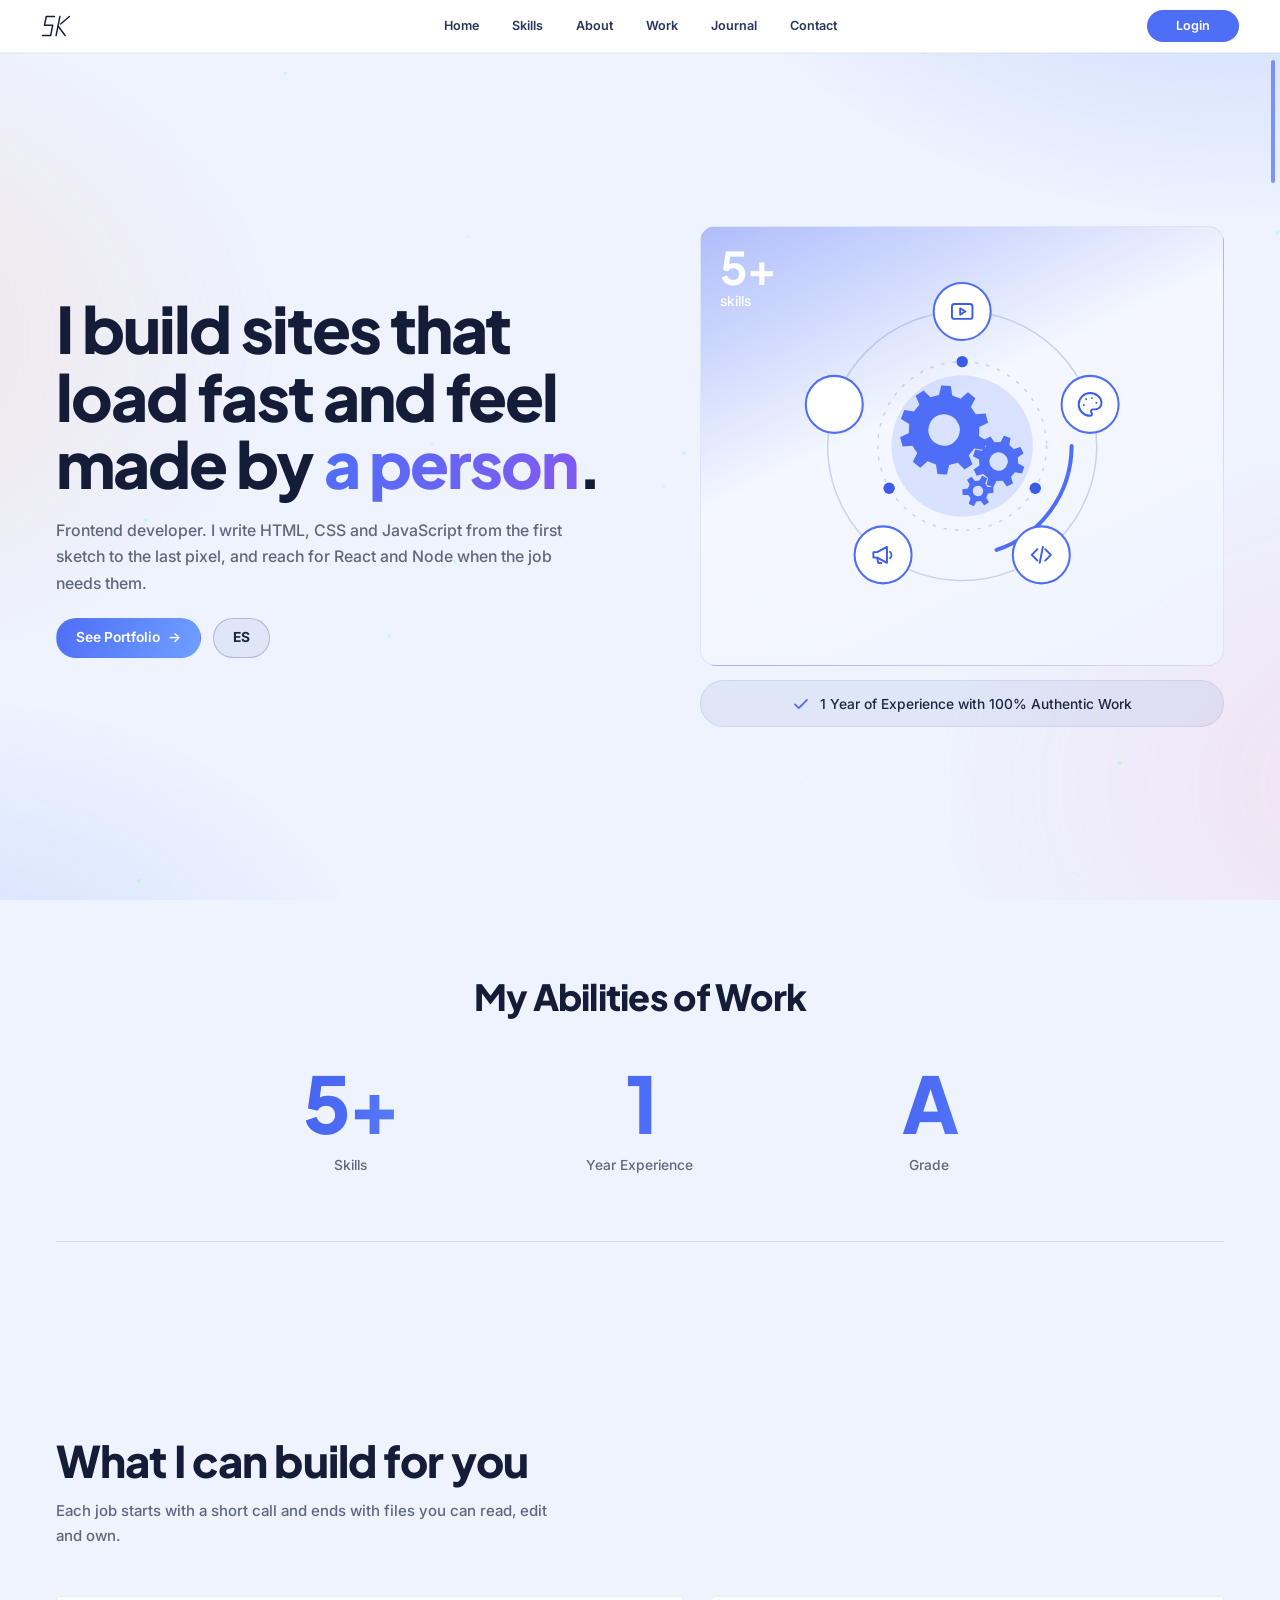
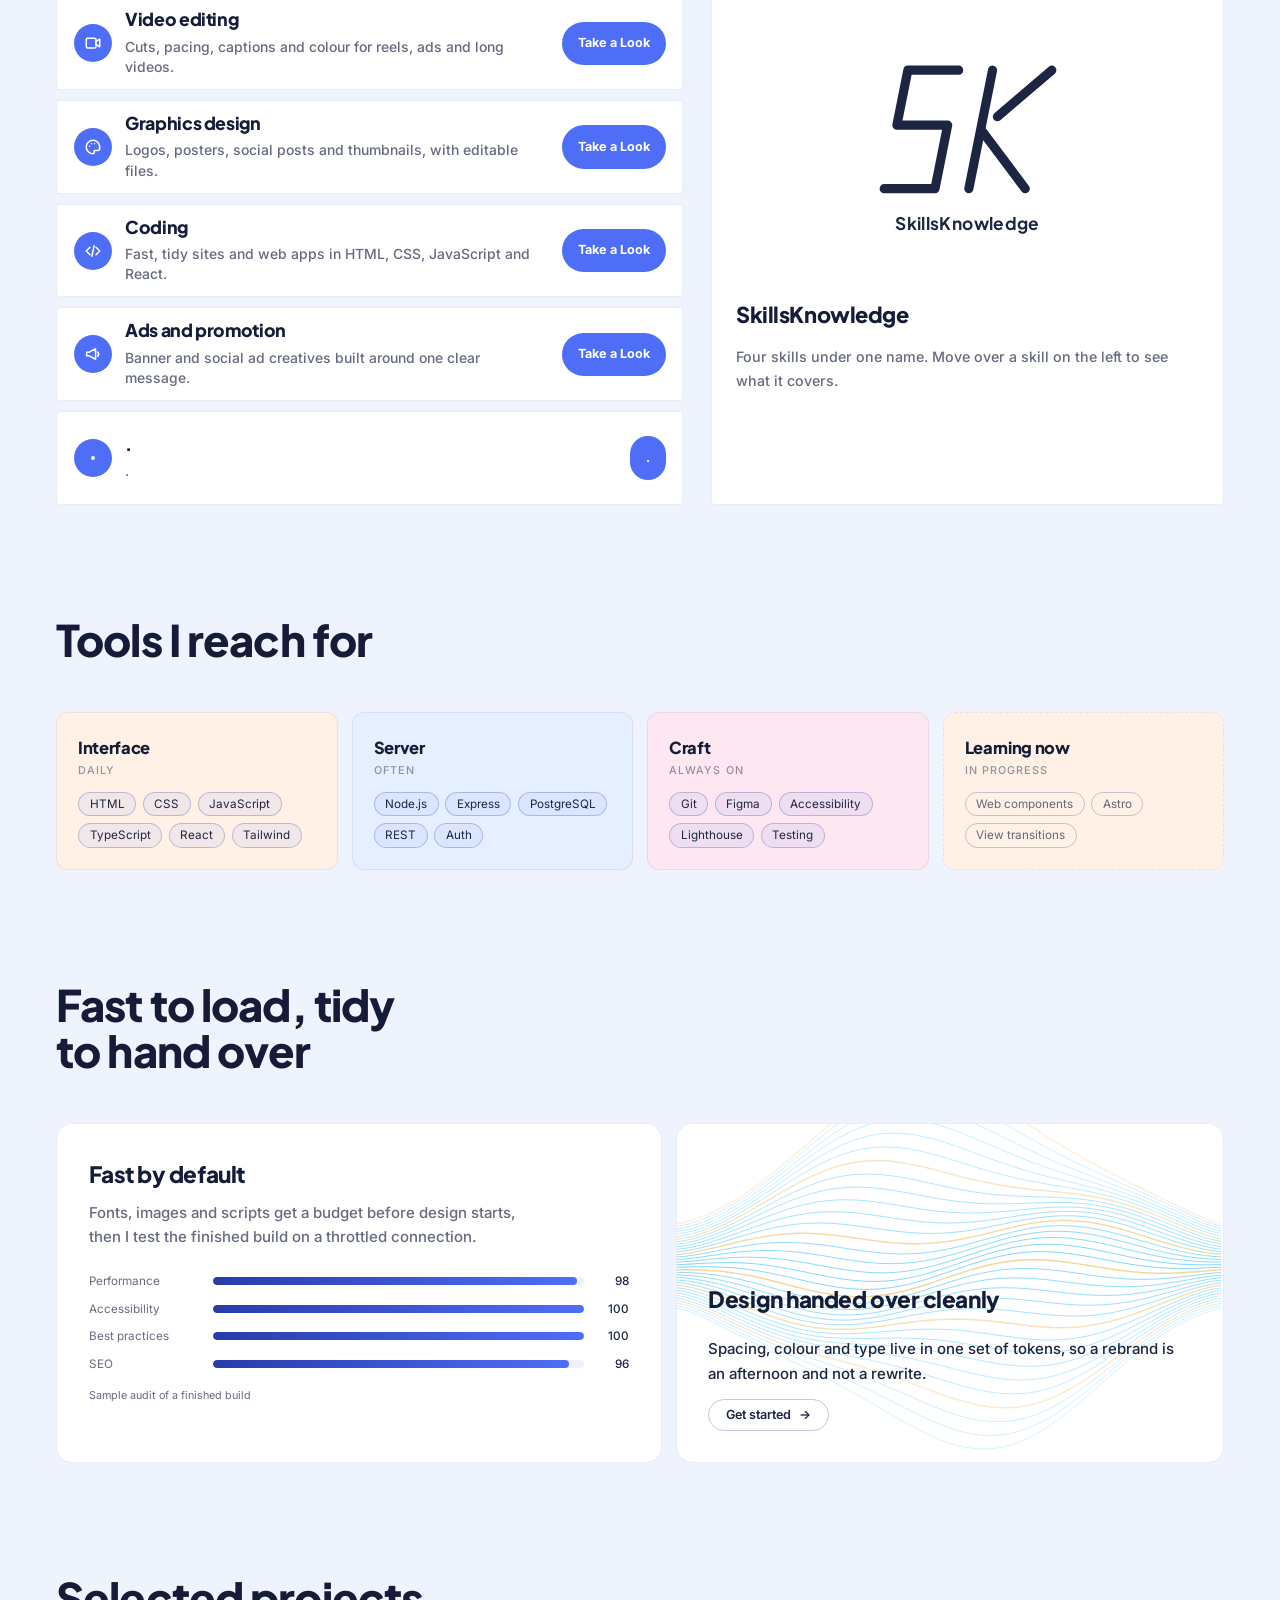
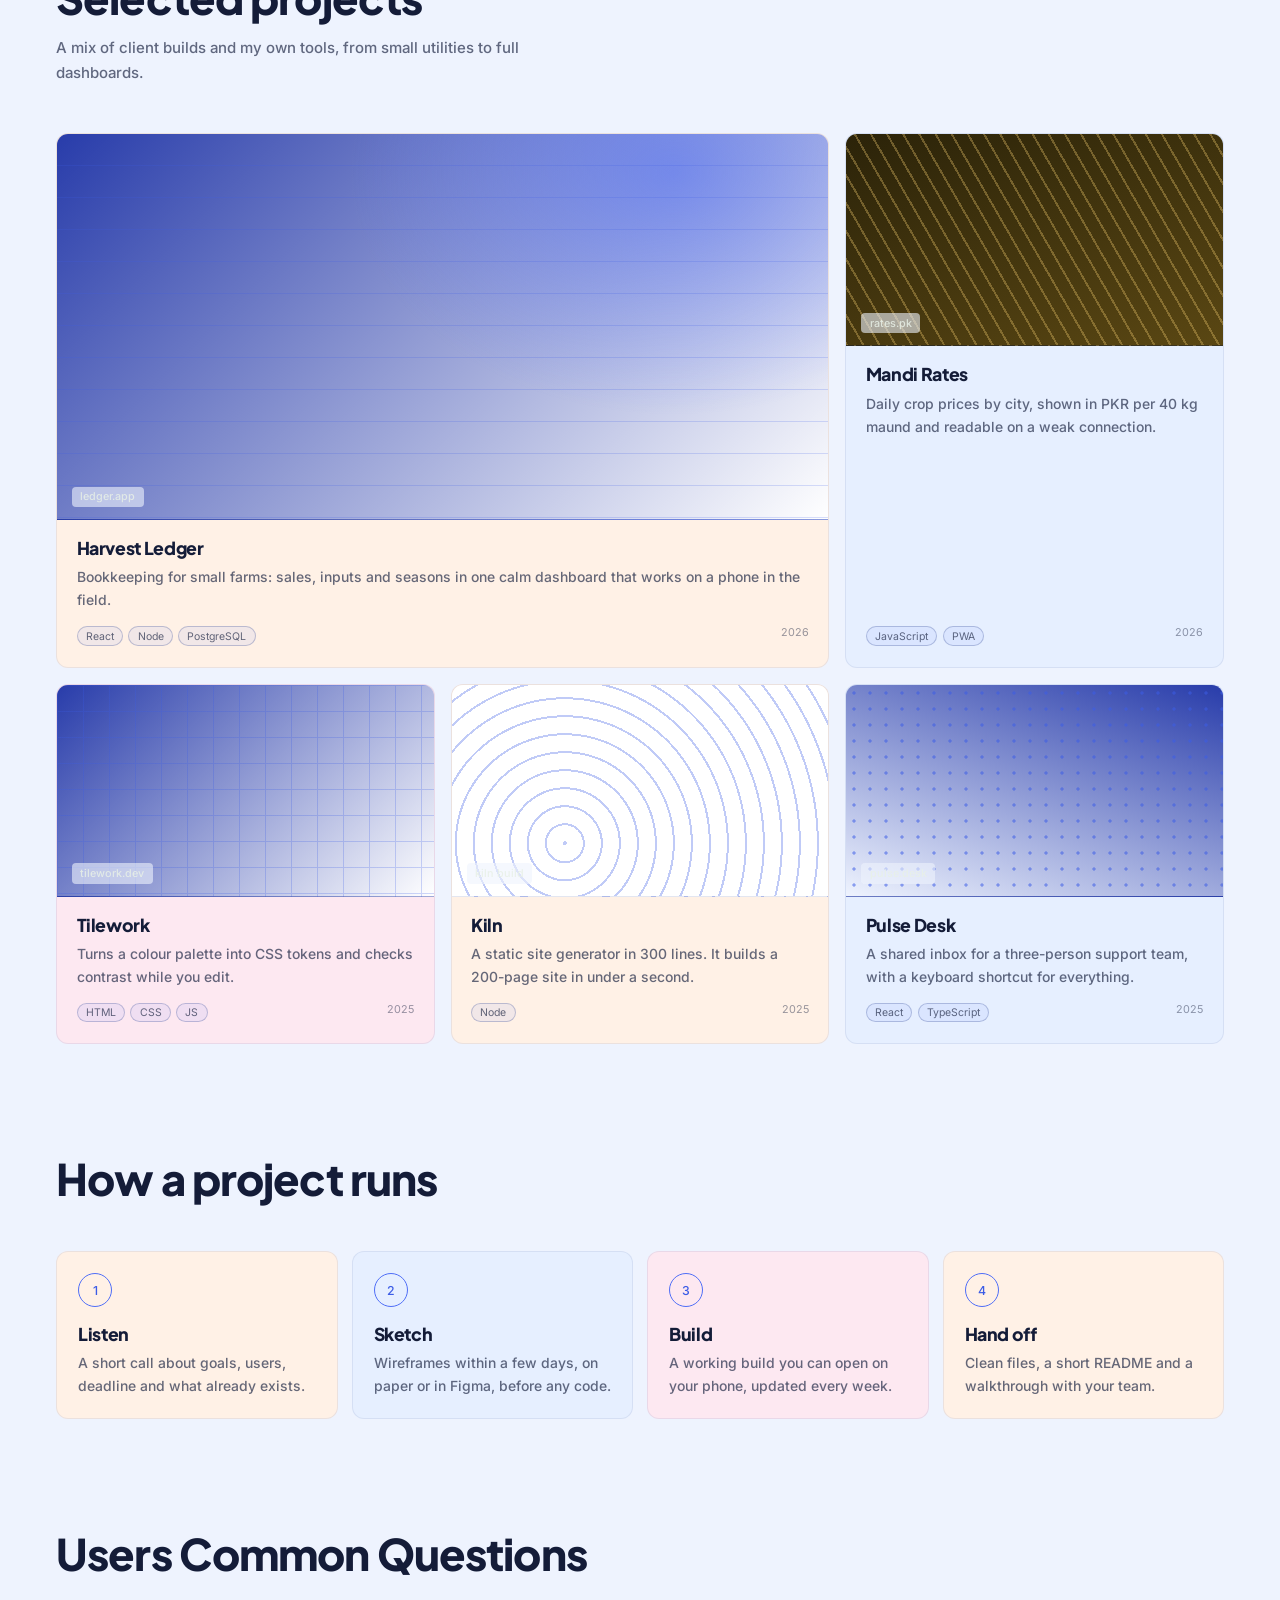
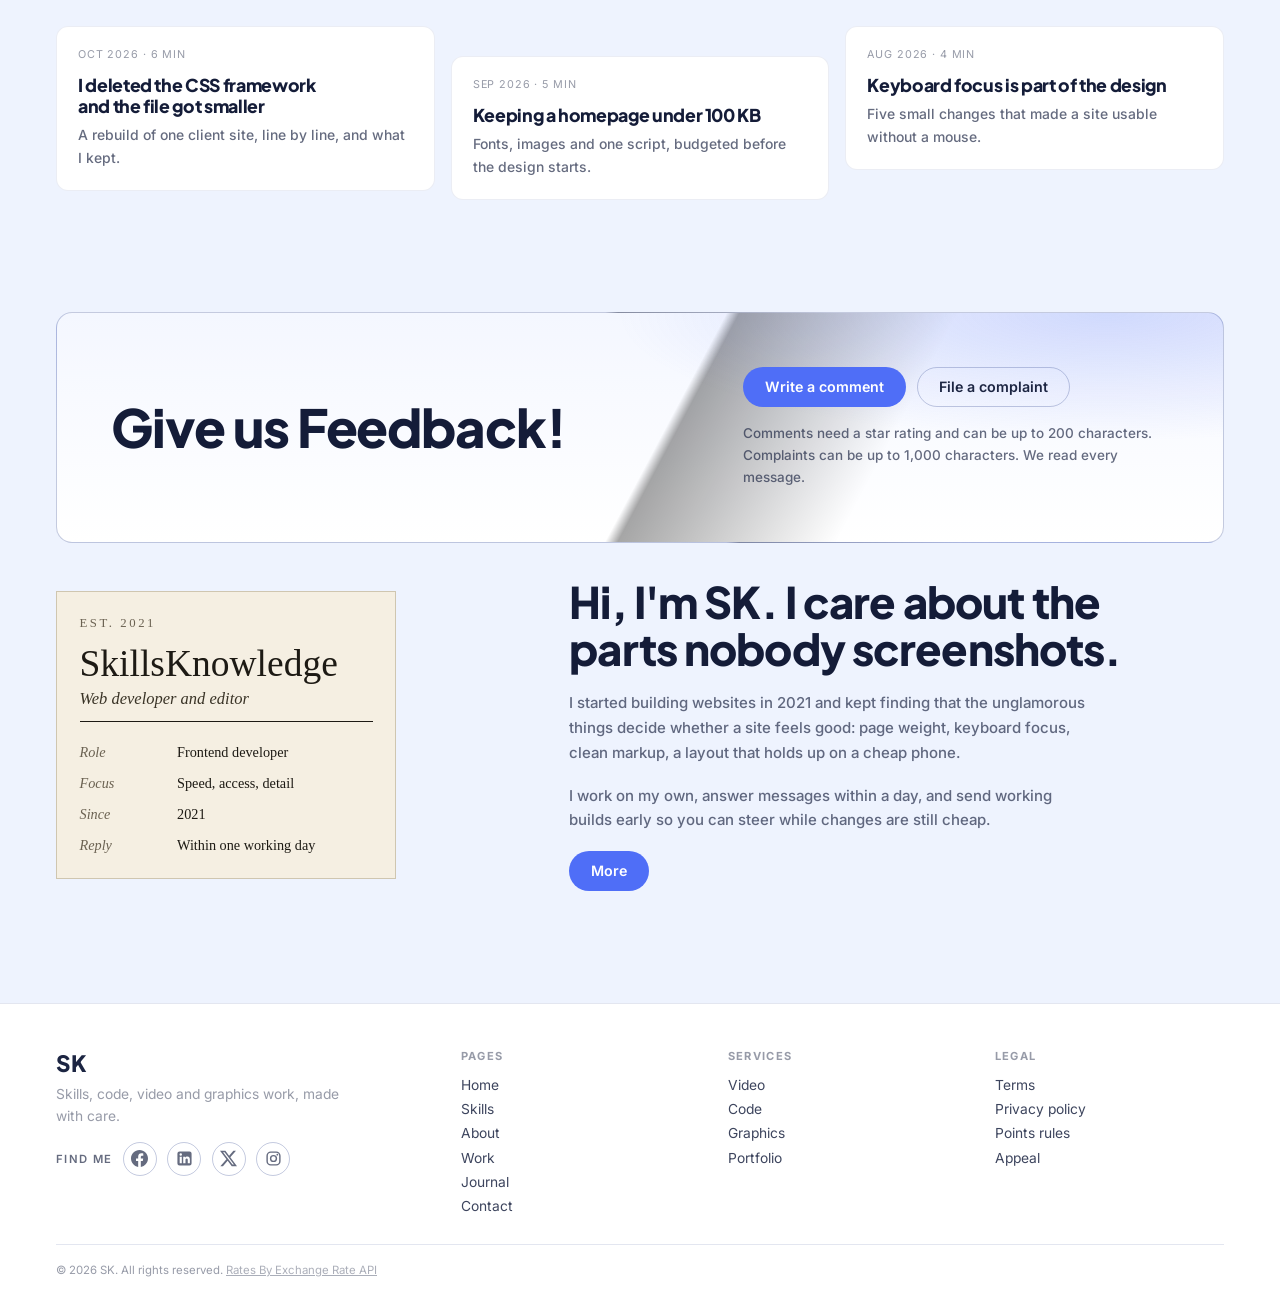
<file: index.html>
<!DOCTYPE html>
<html lang="en">
<head>
<meta charset="utf-8">
<meta name="viewport" content="width=device-width, initial-scale=1, viewport-fit=cover">
<title>SK Portfolio</title>
<meta name="description" content="Portfolio of SK, a frontend developer.">
<link rel="preconnect" href="https://fonts.googleapis.com">
<link rel="preconnect" href="https://fonts.gstatic.com" crossorigin>
<link rel="icon" type="image/svg+xml" href="favicon.svg">
<link rel="stylesheet" href="https://fonts.googleapis.com/css2?family=Plus+Jakarta+Sans:wght@500;600;700;800&family=Inter:wght@500;600;700&display=swap">
<link rel="stylesheet" href="https://fonts.googleapis.com/css2?family=Cormorant+Garamond:ital,wght@500;600&display=swap">
<link rel="stylesheet" href="style.css?v=2">
<link rel="stylesheet" href="theme2.css?v=7">
</head>
<body>
<div class="bgfx" aria-hidden="true"><i class="a"></i><i class="b"></i></div>
<canvas class="snow" id="snow" aria-hidden="true"></canvas>
<svg width="0" height="0" style="position:absolute" aria-hidden="true" focusable="false"><symbol id="sp" viewBox="0 0 24 24"><path d="M12 0C12.6 7.2 16.8 11.4 24 12 16.8 12.6 12.6 16.8 12 24 11.4 16.8 7.2 12.6 0 12 7.2 11.4 11.4 7.2 12 0Z"/></symbol></svg>

<header class="top">
  <div class="wrap bar">
    <a class="brand" href="#top" aria-label="SK, home">
      <svg viewBox="1.1 1.5 131.8 97.0" aria-hidden="true" focusable="false"><g fill="none" stroke="currentColor" stroke-width="6.5" stroke-linejoin="round" stroke-linecap="round"><polyline points="60.4,8 24.4,8 16.6,47 52.6,47 43.6,92 7.6,92"/><polyline points="84.4,8 67.6,92"/><polyline points="126.4,8 87.8,41"/><polyline points="76.8,51 107.6,92"/></g></svg>
    </a>
    <nav id="nav" aria-label="Main">
      <ul>
        <li><a href="#top">Home</a></li>
        <li><a href="#services">Skills</a></li>
        <li><a href="about.html">About</a></li>
        <li><a href="#work">Work</a></li>
        <li><a href="#journal">Journal</a></li>
        <li><a href="#contact">Contact</a></li>
      </ul>
    </nav>
    <a class="btn btn-sm btn-rainbow" href="login.html" id="login-btn"><canvas class="rb" aria-hidden="true"></canvas>Login<svg class="st" style="--x:10%;--y:22%;--d:0s" viewBox="0 0 24 24" aria-hidden="true"><use href="#sp"/></svg><svg class="st" style="--x:84%;--y:56%;--d:1.2s" viewBox="0 0 24 24" aria-hidden="true"><use href="#sp"/></svg><svg class="st" style="--x:58%;--y:12%;--d:2.2s" viewBox="0 0 24 24" aria-hidden="true"><use href="#sp"/></svg><svg class="st" style="--x:32%;--y:68%;--d:.6s" viewBox="0 0 24 24" aria-hidden="true"><use href="#sp"/></svg></a>
    <button class="burger" id="burger" type="button" aria-expanded="false" aria-controls="nav">Menu</button>
  </div>
</header>

<main id="top">
  <section class="hero">
    <div class="wrap hero-grid">
      <div class="hero-copy">
        <h1>I build sites that load fast and feel made by <span class="gt">a person</span>.</h1>
        <p class="lead" data-sk="lead">Frontend developer. I write HTML, CSS and JavaScript from the first sketch to the last pixel, and reach for React and Node when the job needs them.</p>
        <div class="cta-row">
          <a class="btn btn-solid btn-shine" href="portfolio.html">See Portfolio <span aria-hidden="true">→</span></a>
          <a class="btn btn-ghost btn-magic btn-es" href="#stats" aria-label="Explore Skills"><span class="es-t">E<span class="es-x" aria-hidden="true">xplore&nbsp;</span>S<span class="es-x" aria-hidden="true">kills</span></span><svg class="sp" style="--x:-50px;--y:-15px;--s:16px;--d:0s" viewBox="0 0 24 24" aria-hidden="true"><use href="#sp"/></svg><svg class="sp" style="--x:-20px;--y:-27px;--s:10px;--d:0.03s" viewBox="0 0 24 24" aria-hidden="true"><use href="#sp"/></svg><svg class="sp" style="--x:20px;--y:-27px;--s:13px;--d:0.05s" viewBox="0 0 24 24" aria-hidden="true"><use href="#sp"/></svg><svg class="sp" style="--x:52px;--y:-12px;--s:11px;--d:0.02s" viewBox="0 0 24 24" aria-hidden="true"><use href="#sp"/></svg><svg class="sp" style="--x:54px;--y:10px;--s:14px;--d:0.04s" viewBox="0 0 24 24" aria-hidden="true"><use href="#sp"/></svg><svg class="sp" style="--x:29px;--y:25px;--s:18px;--d:0s" viewBox="0 0 24 24" aria-hidden="true"><use href="#sp"/></svg><svg class="sp" style="--x:-15px;--y:28px;--s:10px;--d:0.06s" viewBox="0 0 24 24" aria-hidden="true"><use href="#sp"/></svg><svg class="sp" style="--x:-50px;--y:15px;--s:9px;--d:0.03s" viewBox="0 0 24 24" aria-hidden="true"><use href="#sp"/></svg><svg class="sp" style="--x:-55px;--y:-8px;--s:8px;--d:0.07s" viewBox="0 0 24 24" aria-hidden="true"><use href="#sp"/></svg><svg class="sp" style="--x:-29px;--y:-25px;--s:8px;--d:0.05s" viewBox="0 0 24 24" aria-hidden="true"><use href="#sp"/></svg></a>
        </div>
      </div>

      <div class="bento" aria-label="Highlights">
        <div class="tile t-shape">
          <div class="stat"><b class="gt" data-skillcount data-count="5" data-suffix="+">5+</b><span>skills</span></div>
          <div class="mark" role="img" aria-label="Skills badge: video editing, graphics design, coding and ads orbiting three turning gears">
            <svg viewBox="0 0 300 300" aria-hidden="true" focusable="false">
              <circle class="halo" cx="150" cy="150" r="62"/>
              <g class="orbit o1"><circle class="ring dash" cx="150" cy="150" r="74"/><circle class="bead" cx="150" cy="76" r="5"/><circle class="bead" cx="214.1" cy="187" r="5"/><circle class="bead" cx="85.9" cy="187" r="5"/></g>
              <g class="orbit o3"><circle class="arc" cx="150" cy="150" r="96"/></g>
              <g class="orbit o2"><circle class="ring" cx="150" cy="150" r="118"/><g transform="translate(150 32)"><g class="up"><circle r="25"/><g class="ic" transform="translate(-12 -12)"><rect x="3" y="5.5" width="18" height="13" rx="2.2"/><path d="M10.2 9.3v5.4l4.6-2.7z"/></g></g></g><g transform="translate(262.2 113.5)"><g class="up"><circle r="25"/><g class="ic" transform="translate(-12 -12)"><path d="M12 2C6.5 2 2 6.5 2 12s4.5 10 10 10c.93 0 1.65-.75 1.65-1.69 0-.44-.18-.83-.44-1.12-.29-.29-.44-.65-.44-1.13a1.64 1.64 0 0 1 1.67-1.67h2c3.05 0 5.55-2.5 5.55-5.55C21.97 6.01 17.46 2 12 2z"/><path d="M13.5 6.5h.01M17.5 10.5h.01M8.5 7.5h.01M6.5 12.5h.01"/></g></g></g><g transform="translate(219.4 245.5)"><g class="up"><circle r="25"/><g class="ic" transform="translate(-12 -12)"><path d="M8.6 7L3.6 12l5 5M15.4 7l5 5-5 5M13.4 5l-2.8 14"/></g></g></g><g transform="translate(80.6 245.5)"><g class="up"><circle r="25"/><g class="ic" transform="translate(-12 -12)"><path d="M3.5 9.6h3.4L15.4 5v14l-8.5-4.6H3.5z"/><path d="M18.2 9.3c1.4 1.5 1.4 4.1 0 5.6M6.7 14.5l1.2 4.7h2.5"/></g></g></g><g transform="translate(37.8 113.5)"><g class="up"><circle r="25"/></g></g></g>
              <g class="gears" transform="translate(150 150) scale(1.15) translate(-3.8 -4.2)"><g transform="translate(-10.00 -8.00)"><g class="gr1"><path d="M25.5 8.88 L31.09 13.76 L27.46 20.04 L20.44 17.64 L15.41 22.17 L17.06 29.41 L10.44 32.36 L6.17 26.29 L-0.57 26.99 L-3.48 33.82 L-10.57 32.31 L-10.46 24.89 L-16.32 21.51 L-22.7 25.31 L-27.55 19.93 L-23.09 13.99 L-25.85 7.8 L-33.24 7.14 L-34.0 -0.07 L-26.91 -2.26 L-25.5 -8.88 L-31.09 -13.76 L-27.46 -20.04 L-20.44 -17.64 L-15.41 -22.17 L-17.06 -29.41 L-10.44 -32.36 L-6.17 -26.29 L0.57 -26.99 L3.48 -33.82 L10.57 -32.31 L10.46 -24.89 L16.32 -21.51 L22.7 -25.31 L27.55 -19.93 L23.09 -13.99 L25.85 -7.8 L33.24 -7.14 L34.0 0.07 L26.91 2.26ZM12 0A12 12 0 1 0 -12 0A12 12 0 1 0 12 0Z"/><animateTransform attributeName="transform" type="rotate" from="0" to="360" dur="36s" repeatCount="indefinite"/></g></g><g transform="translate(31.57 16.00)"><g class="gr2"><path d="M-14.92 1.57 L-20.0 0.05 L-19.3 -5.23 L-14.0 -5.38 L-11.66 -9.44 L-14.18 -14.11 L-9.95 -17.35 L-6.1 -13.7 L-1.57 -14.92 L-0.05 -20.0 L5.23 -19.3 L5.38 -14.0 L9.44 -11.66 L14.11 -14.18 L17.35 -9.95 L13.7 -6.1 L14.92 -1.57 L20.0 -0.05 L19.3 5.23 L14.0 5.38 L11.66 9.44 L14.18 14.11 L9.95 17.35 L6.1 13.7 L1.57 14.92 L0.05 20.0 L-5.23 19.3 L-5.38 14.0 L-9.44 11.66 L-14.11 14.18 L-17.35 9.95 L-13.7 6.1ZM7 0A7 7 0 1 0 -7 0A7 7 0 1 0 7 0Z"/><animateTransform attributeName="transform" type="rotate" from="360" to="0" dur="28.8s" repeatCount="indefinite"/></g></g><g transform="translate(15.80 38.53)"><g class="gr3"><path d="M-4.74 -6.44 L-5.73 -10.54 L-1.7 -11.88 L-0.05 -8.0 L3.21 -7.33 L6.26 -10.24 L9.44 -7.41 L6.9 -4.04 L7.95 -0.88 L12.0 0.31 L11.14 4.47 L6.95 3.96 L4.74 6.44 L5.73 10.54 L1.7 11.88 L0.05 8.0 L-3.21 7.33 L-6.26 10.24 L-9.44 7.41 L-6.9 4.04 L-7.95 0.88 L-12.0 -0.31 L-11.14 -4.47 L-6.95 -3.96ZM4 0A4 4 0 1 0 -4 0A4 4 0 1 0 4 0Z"/><animateTransform attributeName="transform" type="rotate" from="0" to="360" dur="21.6s" repeatCount="indefinite"/></g></g></g>
            </svg>
          </div>
        </div>
        <div class="tile t-pill"><svg viewBox="0 0 24 24" aria-hidden="true"><path d="M4 12.5l5 5L20 6.5"/></svg><span data-sk="badge">1 Year of Experience with 100% Authentic Work</span></div>
      </div>
    </div>
  </section>

  <section class="stats" id="stats">
    <div class="wrap">
      <h2 class="stats-title" data-sk="statsTitle">My Abilities of Work</h2>
      <div class="stats-grid">
        <div class="num"><b data-skillcount data-count="5" data-suffix="+">5+</b><span>Skills</span></div>
        <div class="num"><b data-sk="statYearsValue">1</b><span data-sk="statYearsLabel">Year Experience</span></div>
        <div class="num"><b data-sk="statGradeValue">A</b><span data-sk="statGradeLabel">Grade</span></div>
      </div>
      <hr class="stats-rule">
    </div>
  </section>

  <section id="services">
    <div class="wrap">
      <div class="sec-head">
        <h2>What I can build for you</h2>
        <p>Each job starts with a short call and ends with files you can read, edit and own.</p>
      </div>
      <div class="svc-layout">
        <div class="svc-list" id="svc-list"></div>
        <article class="card rise feature" id="feature" data-on="idle">
          <div class="stage" aria-hidden="true">
            <div class="fx fx-idle"><div class="idle-logo"><svg class="sk" viewBox="1.1 1.5 131.8 97.0" aria-hidden="true"><g fill="none" stroke="currentColor" stroke-width="6.5" stroke-linejoin="round" stroke-linecap="round"><polyline points="60.4,8 24.4,8 16.6,47 52.6,47 43.6,92 7.6,92"/><polyline points="84.4,8 67.6,92"/><polyline points="126.4,8 87.8,41"/><polyline points="76.8,51 107.6,92"/></g></svg><b>SkillsKnowledge</b></div></div>
            <div class="fx fx-generic"><div class="idle-logo"><svg class="sk" viewBox="1.1 1.5 131.8 97.0" aria-hidden="true"><g fill="none" stroke="currentColor" stroke-width="6.5" stroke-linejoin="round" stroke-linecap="round"><polyline points="60.4,8 24.4,8 16.6,47 52.6,47 43.6,92 7.6,92"/><polyline points="84.4,8 67.6,92"/><polyline points="126.4,8 87.8,41"/><polyline points="76.8,51 107.6,92"/></g></svg><b></b></div></div>
            <div class="fx fx-video"><svg viewBox="0 0 200 160"><rect class="f-line" x="22" y="20" width="156" height="92" rx="10"/><g class="holes"><rect x="30" y="26" width="6" height="6" rx="1.5"/><rect x="30" y="100" width="6" height="6" rx="1.5"/><rect x="164" y="26" width="6" height="6" rx="1.5"/><rect x="164" y="100" width="6" height="6" rx="1.5"/></g><path class="f-fill play" d="M88 48v36l32-18z"/><rect class="track" x="22" y="130" width="156" height="6" rx="3"/><rect class="prog" x="22" y="130" width="156" height="6" rx="3"/><rect class="head" x="19" y="122" width="6" height="22" rx="3"/></svg></div>
            <div class="fx fx-graphics"><svg viewBox="0 0 200 160"><circle class="gc c1" cx="86" cy="70" r="40"/><circle class="gc c2" cx="116" cy="70" r="40"/><circle class="gc c3" cx="101" cy="96" r="40"/><path class="bez" pathLength="1" d="M20 138 C60 100 90 150 130 124 S170 110 184 128"/><rect class="anc" x="16" y="134" width="8" height="8"/><rect class="anc" x="180" y="124" width="8" height="8"/></svg></div>
            <div class="fx fx-coding"><svg viewBox="0 0 200 160"><rect class="f-line" x="18" y="18" width="164" height="124" rx="10"/><circle class="dt" cx="32" cy="32" r="3.5"/><circle class="dt" cx="44" cy="32" r="3.5"/><circle class="dt" cx="56" cy="32" r="3.5"/><rect class="ln l1" x="34" y="54" width="70" height="7" rx="3.5"/><rect class="ln l2" x="48" y="72" width="96" height="7" rx="3.5"/><rect class="ln l3" x="48" y="90" width="54" height="7" rx="3.5"/><rect class="ln l4" x="34" y="108" width="82" height="7" rx="3.5"/><rect class="cur" x="120" y="106" width="7" height="12" rx="1.5"/></svg></div>
            <div class="fx fx-ads"><svg viewBox="0 0 200 160"><path class="f-fill horn" d="M46 62h22l50-30v96L68 98H46a8 8 0 01-8-8V70a8 8 0 018-8z"/><path class="f-line" d="M70 98l8 30h14l-6-26"/><path class="wv w1" d="M134 62c8 10 8 26 0 36"/><path class="wv w2" d="M148 48c14 18 14 46 0 64"/><path class="wv w3" d="M162 34c20 26 20 66 0 92"/></svg></div>
          </div>
          <div class="feature-body">
            <div class="ft ft-idle"><h3>SkillsKnowledge</h3><p><span data-skillword="cap">Four</span> skills under one name. Move over a skill on the left to see what it covers.</p></div>
            <div class="ft ft-generic"><h3></h3><p></p></div>
            <div class="ft ft-video"><h3>Video editing</h3><p>Tight cuts, steady pacing, captions and colour work for reels, ads and longer videos.</p></div>
            <div class="ft ft-graphics"><h3>Graphics design</h3><p>Logos, posters, social posts and thumbnails, delivered with files you can edit later.</p></div>
            <div class="ft ft-coding"><h3>Coding</h3><p>Fast, tidy websites and web apps written in HTML, CSS, JavaScript and React.</p></div>
            <div class="ft ft-ads"><h3>Ads and promotion</h3><p>Banner and social ad creatives built around one clear message and one clear action.</p></div>
          </div>
        </article>
      </div>
    </div>
  </section>

  

  <section id="skills" style="padding-top:0">
    <div class="wrap">
      <div class="sec-head">
        <h2>Tools I reach for</h2>
      </div>
      <div class="skills-grid" id="skills-grid"></div>
    </div>
  </section>

  <section id="wyg" style="padding-top:0">
    <div class="wrap">
      <div class="sec-head">
        <h2>Fast to load, tidy to hand over</h2>
      </div>
      <div class="twin">
        <article class="card spot rise big">
          <h3>Fast by default</h3>
          <p>Fonts, images and scripts get a budget before design starts, then I test the finished build on a throttled connection.</p>
          <ul class="meters" id="meters"></ul>
          <p class="caption">Sample audit of a finished build</p>
        </article>
        <article class="card rise big waves">
          <canvas id="cv-wave" aria-hidden="true"></canvas>
          <div class="in">
            <h3>Design handed over cleanly</h3>
            <p>Spacing, colour and type live in one set of tokens, so a rebrand is an afternoon and not a rewrite.</p>
            <a class="btn btn-ghost btn-sm" href="#contact">Get started <span aria-hidden="true">→</span></a>
          </div>
        </article>
      </div>
    </div>
  </section>

  <section id="work" style="padding-top:0">
    <div class="wrap">
      <div class="sec-head">
        <h2>Selected projects</h2>
        <p>A mix of client builds and my own tools, from small utilities to full dashboards.</p>
      </div>
      <div class="proj-grid" id="proj-grid"></div>
    </div>
  </section>

  <section id="process" style="padding-top:0">
    <div class="wrap">
      <div class="sec-head">
        <h2>How a project runs</h2>
      </div>
      <div class="steps" id="steps"></div>
    </div>
  </section>

  <section id="journal" style="padding-top:0">
    <div class="wrap">
      <div class="sec-head">
        <h2>Users Common Questions</h2>
      </div>
      <div class="posts" id="posts"></div>
    </div>
  </section>

  <section id="contact" class="contact" style="padding-top:0">
    <div class="wrap">
      <div class="contact-card">
        <div>
          <h2>Give us Feedback!</h2>
        </div>
        <div class="contact-side">
          <div class="brow"><button class="btn btn-solid" id="fbx-comment" type="button" aria-haspopup="dialog">Write a comment</button><button class="btn btn-ghost" id="fbx-complaint" type="button" aria-haspopup="dialog">File a complaint</button></div>
          <p>Comments need a star rating and can be up to 200 characters. Complaints can be up to 1,000 characters. We read every message.</p>
        </div>
      </div>
    </div>
  </section>

  <section id="about" style="padding-top:0">
    <div class="wrap about-grid">
      <figure class="classic rise" aria-label="SkillsKnowledge">
        <div class="cl-frame"><span class="cl-est">Est. 2021</span><b class="cl-mono">SkillsKnowledge</b><span class="cl-name">Web developer and editor</span><span class="cl-rule" aria-hidden="true"></span>
        <dl class="facts">
          <dt>Role</dt><dd>Frontend developer</dd>
          <dt>Focus</dt><dd>Speed, access, detail</dd>
          <dt>Since</dt><dd>2021</dd>
          <dt>Reply</dt><dd>Within one working day</dd>
        </dl></div>
      </figure>
      <div class="about-copy">
        <h2>Hi, I'm SK. I care about the parts nobody screenshots.</h2>
        <p>I started building websites in 2021 and kept finding that the unglamorous things decide whether a site feels good: page weight, keyboard focus, clean markup, a layout that holds up on a cheap phone.</p>
        <p>I work on my own, answer messages within a day, and send working builds early so you can steer while changes are still cheap.</p>
        <div class="cta-row">
          <a class="btn btn-solid" href="about.html">More</a>
        </div>
      </div>
    </div>
  </section>
</main>

<footer>
  <div class="wrap foot foot-big">
    <div class="foot-brand">
      <b class="foot-logo">SK</b>
      <p>Skills, code, video and graphics work, made with care.</p>
      <div class="follow">
      <span>Find me</span>
      <!-- Swap these for your own profile URLs. -->
      <a href="https://www.facebook.com" target="_blank" rel="noopener" aria-label="Facebook page" title="Facebook page"><svg viewBox="0 0 24 24" aria-hidden="true"><path fill="currentColor" stroke="none" d="M24 12.073c0-6.627-5.373-12-12-12s-12 5.373-12 12c0 5.99 4.388 10.954 10.125 11.854v-8.385H7.078v-3.47h3.047V9.43c0-3.007 1.792-4.669 4.533-4.669 1.312 0 2.686.235 2.686.235v2.953H15.83c-1.491 0-1.956.925-1.956 1.874v2.25h3.328l-.532 3.47h-2.796v8.385C19.612 23.027 24 18.062 24 12.073z"/></svg></a>
      <a href="https://www.linkedin.com" target="_blank" rel="noopener" aria-label="LinkedIn" title="LinkedIn"><svg viewBox="0 0 24 24" aria-hidden="true"><path fill="currentColor" stroke="none" fill-rule="evenodd" d="M5 2h14a3 3 0 0 1 3 3v14a3 3 0 0 1-3 3H5a3 3 0 0 1-3-3V5a3 3 0 0 1 3-3zM6.7 4.7a1.75 1.75 0 1 0 0 3.5 1.75 1.75 0 0 0 0-3.5zM5.2 9.5v9.3h3V9.5zM10.2 9.5v9.3h3.2v-4.5c0-1.2.2-2.3 1.7-2.3s1.5 1.3 1.5 2.4v4.4h3v-5c0-2.5-.6-4.5-3.6-4.5-1.5 0-2.5.7-2.9 1.5V9.5z"/></svg></a>
      <a href="https://x.com" target="_blank" rel="noopener" aria-label="X" title="X"><svg viewBox="0 0 24 24" aria-hidden="true"><path fill="currentColor" stroke="none" d="M18.901 1.153h3.68l-8.04 9.19L24 22.846h-7.406l-5.8-7.584-6.638 7.584H.474l8.6-9.83L0 1.154h7.594l5.243 6.932ZM17.61 20.644h2.039L6.486 3.24H4.298Z"/></svg></a>
      <a href="https://www.instagram.com" target="_blank" rel="noopener" aria-label="Instagram" title="Instagram"><svg viewBox="0 0 24 24" aria-hidden="true"><rect x="3" y="3" width="18" height="18" rx="5.2" fill="none" stroke="currentColor" stroke-width="2"/><circle cx="12" cy="12" r="4.1" fill="none" stroke="currentColor" stroke-width="2"/><circle cx="17.4" cy="6.6" r="1.25" fill="currentColor" stroke="none"/></svg></a>
    </div>
    </div>
    <nav class="foot-col" aria-label="Pages"><h3>Pages</h3>
      <a href="index.html">Home</a><a href="index.html#services">Skills</a><a href="about.html">About</a><a href="index.html#work">Work</a><a href="index.html#journal">Journal</a><a href="index.html#contact">Contact</a>
    </nav>
    <nav class="foot-col" aria-label="Services"><h3>Services</h3>
      <a href="video.html">Video</a><a href="code.html">Code</a><a href="graphics.html">Graphics</a><a href="portfolio.html">Portfolio</a>
    </nav>
    <nav class="foot-col" aria-label="Legal"><h3>Legal</h3>
      <a href="terms.html#terms">Terms</a><a href="terms.html#privacy">Privacy policy</a><a href="terms.html#points">Points rules</a><a href="appeal.html">Appeal</a>
    </nav>
    <div class="foot-bottom">© <span id="yr">2026</span> SK. All rights reserved. <a href="https://www.exchangerate-api.com" target="_blank" rel="noopener" style="color:inherit;opacity:.8">Rates By Exchange Rate API</a></div>
  </div>
</footer>

<script src="site-data.js" defer></script>
<script src="sk-defaults.js" defer></script>
<script src="sk-data.js" defer></script>
<script src="script.js" defer></script>
<script src="feedback.js?v=8" defer></script>
<script src="config.js" defer></script>
<script src="track.js" defer></script>
<script src="a11y.js" defer></script>
<script src="welcome.js?v=7" defer></script>
<script src="account.js?v=20" defer></script>
</body>
</html>
</file>
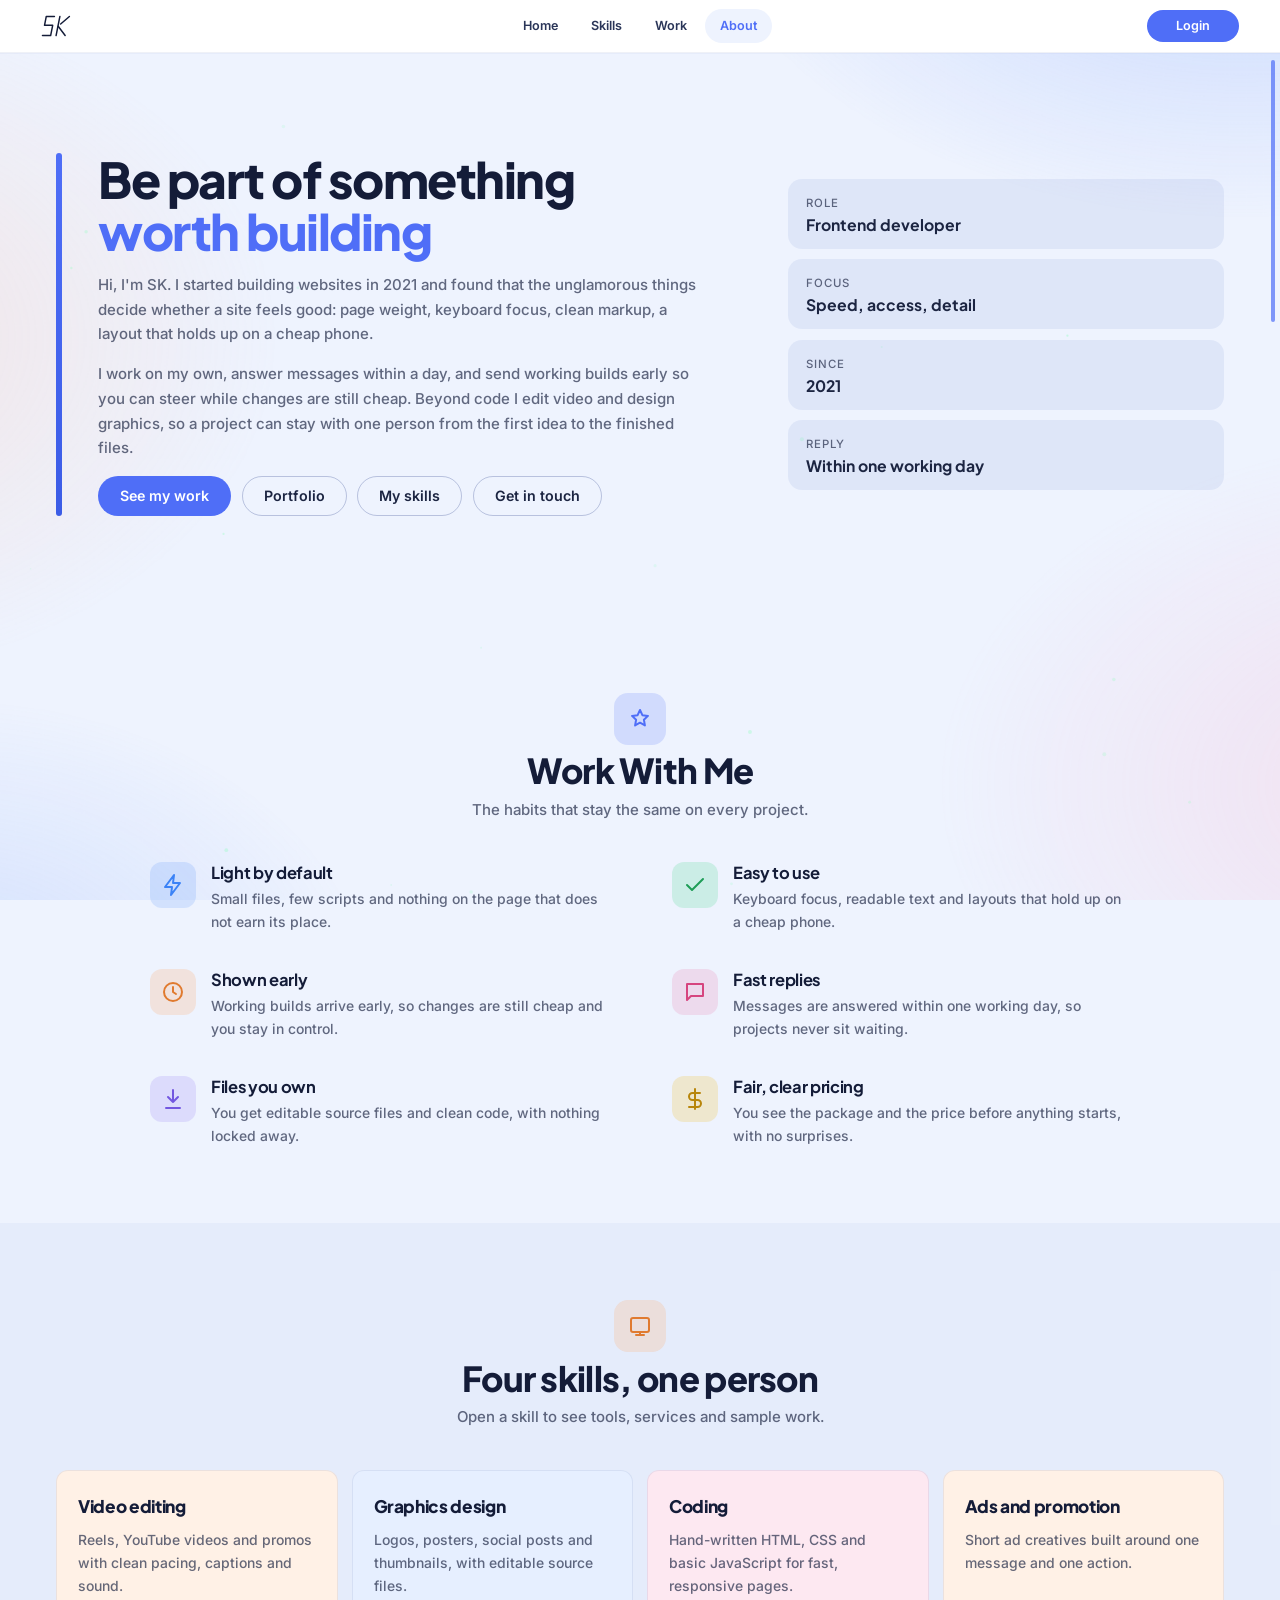
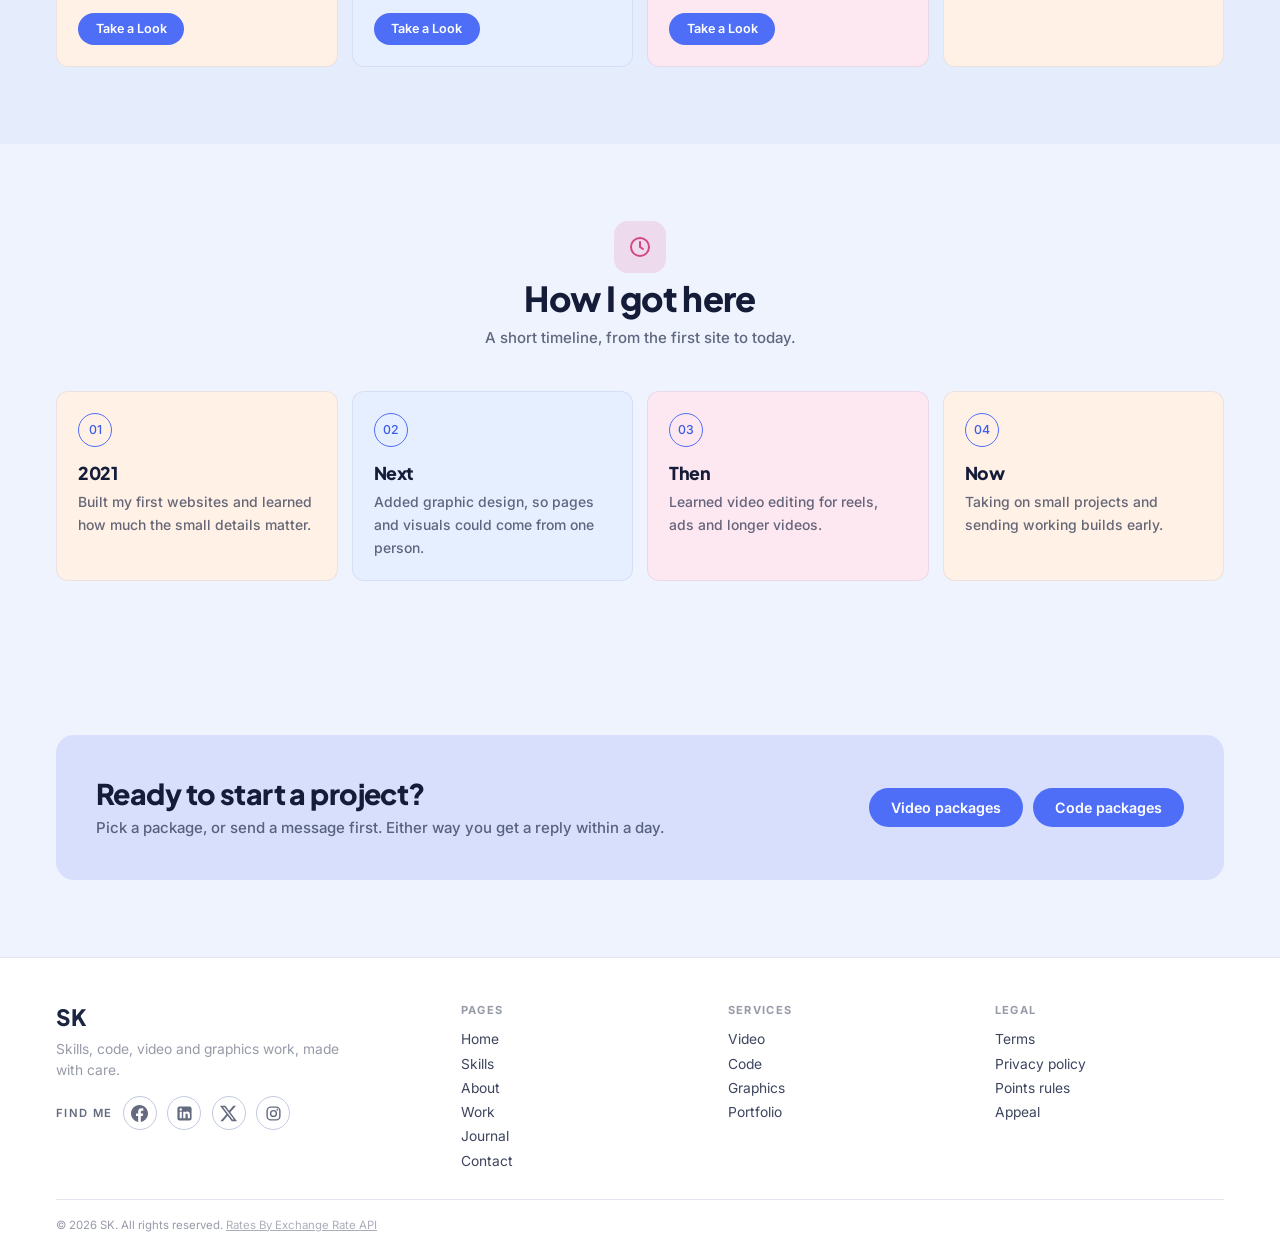
<file: about.html>
<!DOCTYPE html>
<html lang="en">
<head>
<meta charset="utf-8">
<meta name="viewport" content="width=device-width, initial-scale=1, viewport-fit=cover">
<title>SK</title>
<meta name="description" content="About SK">
<link rel="preconnect" href="https://fonts.googleapis.com">
<link rel="preconnect" href="https://fonts.gstatic.com" crossorigin>
<link rel="icon" type="image/svg+xml" href="favicon.svg">
<link rel="stylesheet" href="https://fonts.googleapis.com/css2?family=Plus+Jakarta+Sans:wght@500;600;700;800&family=Inter:wght@500;600;700&display=swap">
<link rel="stylesheet" href="https://fonts.googleapis.com/css2?family=Cormorant+Garamond:ital,wght@500;600&display=swap">
<link rel="stylesheet" href="style.css?v=2">

<link rel="stylesheet" href="about.css">
<link rel="stylesheet" href="theme2.css?v=7">
</head>
<body>
<div class="bgfx" aria-hidden="true"><i class="a"></i><i class="b"></i></div>
<canvas class="snow" id="snow" aria-hidden="true"></canvas>
<svg width="0" height="0" style="position:absolute" aria-hidden="true" focusable="false"><symbol id="sp" viewBox="0 0 24 24"><path d="M12 0C12.6 7.2 16.8 11.4 24 12 16.8 12.6 12.6 16.8 12 24 11.4 16.8 7.2 12.6 0 12 7.2 11.4 11.4 7.2 12 0Z"/></symbol></svg>

<header class="top">
  <div class="wrap bar">
    <a class="brand" href="index.html" aria-label="SK, home">
      <svg viewBox="1.1 1.5 131.8 97.0" aria-hidden="true" focusable="false"><g fill="none" stroke="currentColor" stroke-width="6.5" stroke-linejoin="round" stroke-linecap="round"><polyline points="60.4,8 24.4,8 16.6,47 52.6,47 43.6,92 7.6,92"/><polyline points="84.4,8 67.6,92"/><polyline points="126.4,8 87.8,41"/><polyline points="76.8,51 107.6,92"/></g></svg>
    </a>
    <nav id="nav" aria-label="Main">
      <ul>
        <li><a href="index.html">Home</a></li>
        <li><a href="index.html#services">Skills</a></li>
        <li><a href="index.html#work">Work</a></li>
        <li><a href="about.html" aria-current="page">About</a></li>
      </ul>
    </nav>
    <a class="btn btn-sm btn-rainbow" href="login.html" id="login-btn"><canvas class="rb" aria-hidden="true"></canvas>Login<svg class="st" style="--x:10%;--y:22%;--d:0s" viewBox="0 0 24 24" aria-hidden="true"><use href="#sp"/></svg><svg class="st" style="--x:84%;--y:56%;--d:1.2s" viewBox="0 0 24 24" aria-hidden="true"><use href="#sp"/></svg><svg class="st" style="--x:58%;--y:12%;--d:2.2s" viewBox="0 0 24 24" aria-hidden="true"><use href="#sp"/></svg><svg class="st" style="--x:32%;--y:68%;--d:.6s" viewBox="0 0 24 24" aria-hidden="true"><use href="#sp"/></svg></a>
    <button class="burger" id="burger" type="button" aria-expanded="false" aria-controls="nav">Menu</button>
  </div>
</header>

<main id="top">
  <section class="ab-hero">
    <div class="wrap ab-hero-in">
      <div class="ab-bar" aria-hidden="true"></div>
      <div class="ab-hero-copy">
        <h1>Be part of something <span class="ab-hl">worth building</span></h1>
        <p>Hi, I'm SK. I started building websites in 2021 and found that the unglamorous things decide whether a site feels good: page weight, keyboard focus, clean markup, a layout that holds up on a cheap phone.</p>
        <p>I work on my own, answer messages within a day, and send working builds early so you can steer while changes are still cheap. Beyond code I edit video and design graphics, so a project can stay with one person from the first idea to the finished files.</p>
        <div class="ab-btns"><a class="btn btn-solid" href="index.html#work">See my work</a><a class="btn btn-ghost" href="portfolio.html">Portfolio</a><a class="btn btn-ghost" href="#a-skills">My skills</a><a class="btn btn-ghost" href="index.html#contact">Get in touch</a></div>
      </div>
      <dl class="ab-facts"><div><dt>Role</dt><dd>Frontend developer</dd></div><div><dt>Focus</dt><dd>Speed, access, detail</dd></div><div><dt>Since</dt><dd>2021</dd></div><div><dt>Reply</dt><dd>Within one working day</dd></div></dl>
    </div>
  </section>

  <section class="ab-sec">
    <div class="wrap">
      <div class="ab-title"><span class="ab-badge" aria-hidden="true"><svg viewBox="0 0 24 24"><path d="M12 3l2.4 5.2 5.6.7-4.1 3.9 1 5.6L12 15.7 7.1 18.4l1-5.6L4 8.9l5.6-.7z"/></svg></span><h2>Work With Me</h2><p>The habits that stay the same on every project.</p></div>
      <div class="ab-feats" id="a-habits"></div>
    </div>
  </section>

  <section class="ab-sec ab-soft">
    <div class="wrap">
      <div class="ab-title"><span class="ab-badge b2" aria-hidden="true"><svg viewBox="0 0 24 24"><rect x="3" y="4" width="18" height="14" rx="2"/><path d="M8 21h8M12 18v3"/></svg></span><h2><span data-skillword="cap">Four</span> skills, one person</h2><p>Open a skill to see tools, services and sample work.</p></div>
      <div class="a-grid" id="a-skills"></div>
    </div>
  </section>

  <section class="ab-sec">
    <div class="wrap">
      <div class="ab-title"><span class="ab-badge b3" aria-hidden="true"><svg viewBox="0 0 24 24"><circle cx="12" cy="12" r="9"/><path d="M12 7v5l3 2"/></svg></span><h2>How I got here</h2><p>A short timeline, from the first site to today.</p></div>
      <div class="steps" id="a-steps"></div>
    </div>
  </section>

  <section class="ab-sec">
    <div class="wrap"><div class="ab-cta"><div><h2>Ready to start a project?</h2><p>Pick a package, or send a message first. Either way you get a reply within a day.</p></div><div class="ab-btns"><a class="btn btn-solid" href="video.html">Video packages</a><a class="btn btn-solid" href="code.html">Code packages</a></div></div></div>
  </section>
</main>

<footer>
  <div class="wrap foot foot-big">
    <div class="foot-brand">
      <b class="foot-logo">SK</b>
      <p>Skills, code, video and graphics work, made with care.</p>
      <div class="follow">
      <span>Find me</span>
      <!-- Swap these for your own profile URLs. -->
      <a href="https://www.facebook.com" target="_blank" rel="noopener" aria-label="Facebook page" title="Facebook page"><svg viewBox="0 0 24 24" aria-hidden="true"><path fill="currentColor" stroke="none" d="M24 12.073c0-6.627-5.373-12-12-12s-12 5.373-12 12c0 5.99 4.388 10.954 10.125 11.854v-8.385H7.078v-3.47h3.047V9.43c0-3.007 1.792-4.669 4.533-4.669 1.312 0 2.686.235 2.686.235v2.953H15.83c-1.491 0-1.956.925-1.956 1.874v2.25h3.328l-.532 3.47h-2.796v8.385C19.612 23.027 24 18.062 24 12.073z"/></svg></a>
      <a href="https://www.linkedin.com" target="_blank" rel="noopener" aria-label="LinkedIn" title="LinkedIn"><svg viewBox="0 0 24 24" aria-hidden="true"><path fill="currentColor" stroke="none" fill-rule="evenodd" d="M5 2h14a3 3 0 0 1 3 3v14a3 3 0 0 1-3 3H5a3 3 0 0 1-3-3V5a3 3 0 0 1 3-3zM6.7 4.7a1.75 1.75 0 1 0 0 3.5 1.75 1.75 0 0 0 0-3.5zM5.2 9.5v9.3h3V9.5zM10.2 9.5v9.3h3.2v-4.5c0-1.2.2-2.3 1.7-2.3s1.5 1.3 1.5 2.4v4.4h3v-5c0-2.5-.6-4.5-3.6-4.5-1.5 0-2.5.7-2.9 1.5V9.5z"/></svg></a>
      <a href="https://x.com" target="_blank" rel="noopener" aria-label="X" title="X"><svg viewBox="0 0 24 24" aria-hidden="true"><path fill="currentColor" stroke="none" d="M18.901 1.153h3.68l-8.04 9.19L24 22.846h-7.406l-5.8-7.584-6.638 7.584H.474l8.6-9.83L0 1.154h7.594l5.243 6.932ZM17.61 20.644h2.039L6.486 3.24H4.298Z"/></svg></a>
      <a href="https://www.instagram.com" target="_blank" rel="noopener" aria-label="Instagram" title="Instagram"><svg viewBox="0 0 24 24" aria-hidden="true"><rect x="3" y="3" width="18" height="18" rx="5.2" fill="none" stroke="currentColor" stroke-width="2"/><circle cx="12" cy="12" r="4.1" fill="none" stroke="currentColor" stroke-width="2"/><circle cx="17.4" cy="6.6" r="1.25" fill="currentColor" stroke="none"/></svg></a>
    </div>
    </div>
    <nav class="foot-col" aria-label="Pages"><h3>Pages</h3>
      <a href="index.html">Home</a><a href="index.html#services">Skills</a><a href="about.html">About</a><a href="index.html#work">Work</a><a href="index.html#journal">Journal</a><a href="index.html#contact">Contact</a>
    </nav>
    <nav class="foot-col" aria-label="Services"><h3>Services</h3>
      <a href="video.html">Video</a><a href="code.html">Code</a><a href="graphics.html">Graphics</a><a href="portfolio.html">Portfolio</a>
    </nav>
    <nav class="foot-col" aria-label="Legal"><h3>Legal</h3>
      <a href="terms.html#terms">Terms</a><a href="terms.html#privacy">Privacy policy</a><a href="terms.html#points">Points rules</a><a href="appeal.html">Appeal</a>
    </nav>
    <div class="foot-bottom">© <span id="yr">2026</span> SK. All rights reserved. <a href="https://www.exchangerate-api.com" target="_blank" rel="noopener" style="color:inherit;opacity:.8">Rates By Exchange Rate API</a></div>
  </div>
</footer>

<script src="site-data.js" defer></script>
<script src="sk-defaults.js" defer></script>
<script src="sk-data.js" defer></script>
<script src="script.js" defer></script>
<script src="config.js" defer></script>
<script src="track.js" defer></script>
<script src="a11y.js" defer></script>
<script src="account.js?v=20" defer></script>
<script src="about.js" defer></script>
</body>
</html>
</file>
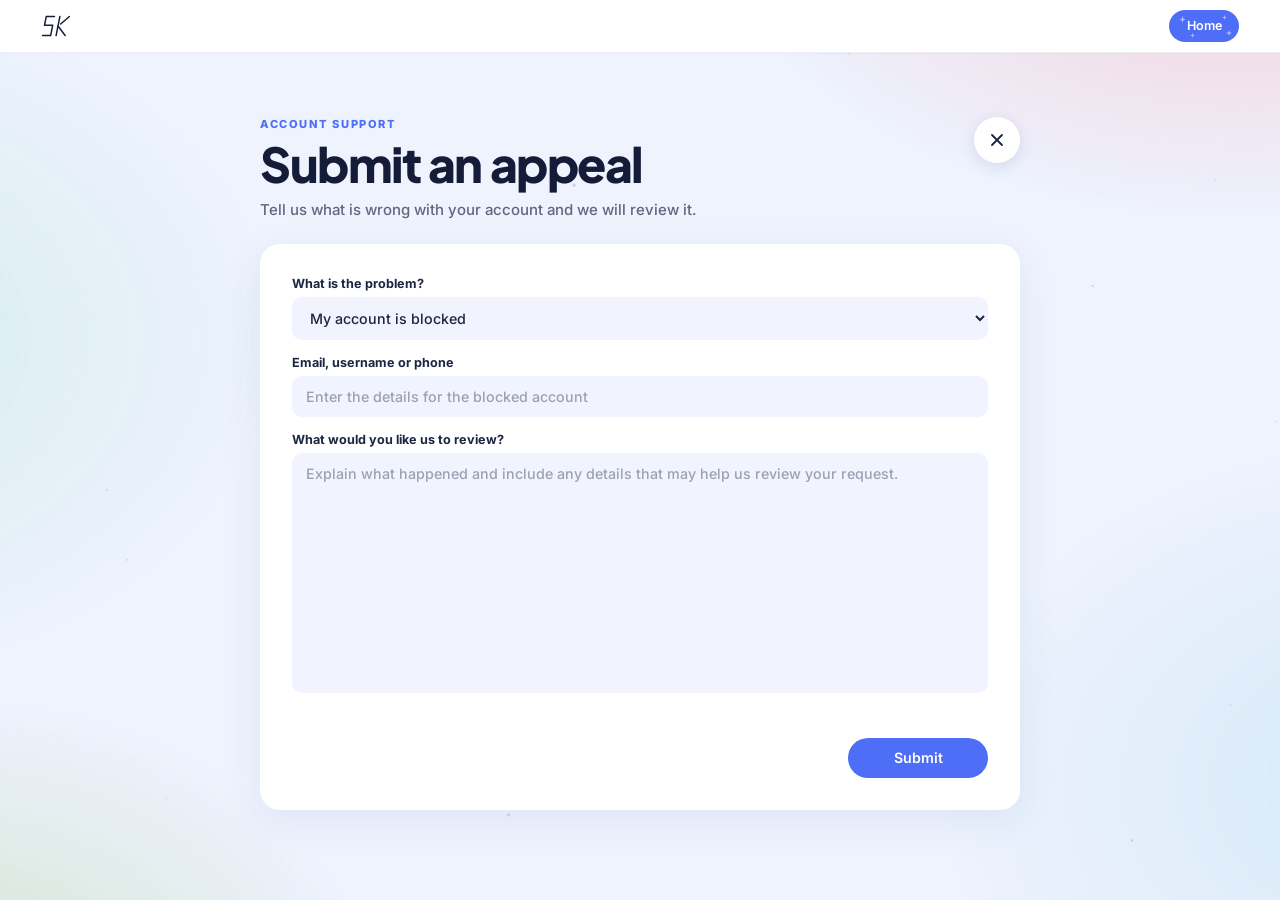
<file: appeal.html>
<!DOCTYPE html>
<html lang="en">
<head>
<meta charset="utf-8">
<meta name="viewport" content="width=device-width, initial-scale=1, viewport-fit=cover">
<title>Submit an appeal | SkillsKnowledge</title>
<meta name="description" content="About SK">
<link rel="preconnect" href="https://fonts.googleapis.com">
<link rel="preconnect" href="https://fonts.gstatic.com" crossorigin>
<link rel="icon" type="image/svg+xml" href="favicon.svg">
<link rel="stylesheet" href="https://fonts.googleapis.com/css2?family=Plus+Jakarta+Sans:wght@500;600;700;800&family=Inter:wght@500;600;700&display=swap">
<link rel="stylesheet" href="style.css">

<link rel="stylesheet" href="appeal.css?v=2">
<link rel="stylesheet" href="theme2.css?v=7">
</head>
<body data-pp>
<div class="bgfx" aria-hidden="true"><i class="a"></i><i class="b"></i></div>
<canvas class="snow" id="snow" aria-hidden="true"></canvas>
<svg width="0" height="0" style="position:absolute" aria-hidden="true" focusable="false"><symbol id="sp" viewBox="0 0 24 24"><path d="M12 0C12.6 7.2 16.8 11.4 24 12 16.8 12.6 12.6 16.8 12 24 11.4 16.8 7.2 12.6 0 12 7.2 11.4 11.4 7.2 12 0Z"/></symbol></svg>

<header class="top">
  <div class="wrap bar">
    <a class="brand" href="index.html" aria-label="SK, home">
      <svg viewBox="1.1 1.5 131.8 97.0" aria-hidden="true" focusable="false"><g fill="none" stroke="currentColor" stroke-width="6.5" stroke-linejoin="round" stroke-linecap="round"><polyline points="60.4,8 24.4,8 16.6,47 52.6,47 43.6,92 7.6,92"/><polyline points="84.4,8 67.6,92"/><polyline points="126.4,8 87.8,41"/><polyline points="76.8,51 107.6,92"/></g></svg>
    </a>
    <a class="btn btn-solid btn-sm home-btn" href="index.html"><i></i><i></i><i></i><i></i>Home</a>
  </div>
</header>
<main class="ap"><div class="ap-wrap">
  <a class="ap-x" href="login.html" aria-label="Close and go back to log in"><svg viewBox="0 0 24 24" aria-hidden="true"><path d="M6 6l12 12M18 6L6 18"/></svg></a>
  <p class="ap-eye">Account support</p>
  <h1>Submit an appeal</h1>
  <p class="ap-sub">Tell us what is wrong with your account and we will review it.</p>
  <form class="ap-card" id="ap-form" novalidate>
    <label class="ap-f"><span>What is the problem?</span><select id="ap-kind"><option value="account">My account is blocked</option><option value="points">My Points access is blocked</option><option value="email">My email is not verified</option></select></label>
    <label class="ap-f"><span>Email, username or phone</span><input id="ap-id" type="text" autocomplete="username" autocapitalize="off" spellcheck="false" placeholder="Enter the details for the blocked account"></label>
    <label class="ap-f"><span>What would you like us to review?</span><textarea id="ap-msg" rows="9" maxlength="1000" placeholder="Explain what happened and include any details that may help us review your request."></textarea></label>
    <p class="ap-st" id="ap-st" role="status"></p>
    <button class="btn btn-solid" type="submit" id="ap-go">Submit</button>
  </form>
  <div class="ap-card ap-done" id="ap-done" hidden>
    <svg class="ap-tick" viewBox="0 0 52 52" aria-hidden="true"><circle cx="26" cy="26" r="25"/><path d="M15.5 27l7.5 7.5L37 19.5"/></svg>
    <p class="ap-dt">If the details match an account, we have received your appeal. We will respond within 2&ndash;3 days.</p>
  </div>
</div></main>

<script src="site-data.js" defer></script>
<script src="sk-defaults.js" defer></script>
<script src="sk-data.js" defer></script>
<script src="script.js" defer></script>
<script src="config.js" defer></script>
<script src="track.js" defer></script>
<script src="a11y.js" defer></script>
<script src="appeal.js?v=2" defer></script>
</body>
</html>
</file>
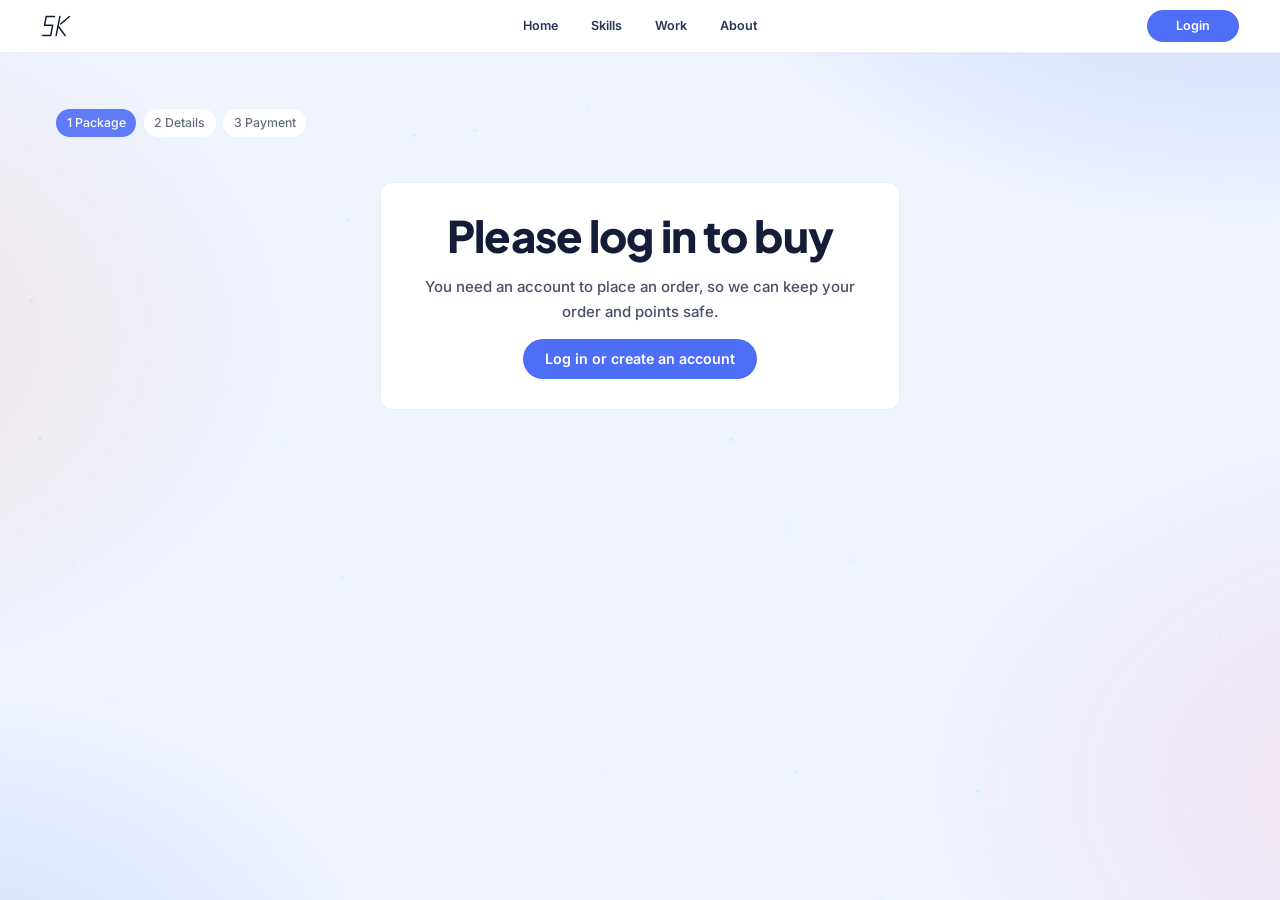
<file: checkout.html>
<!DOCTYPE html>
<html lang="en">
<head>
<meta charset="utf-8">
<meta name="viewport" content="width=device-width, initial-scale=1, viewport-fit=cover">
<title>Checkout | SkillsKnowledge</title>
<meta name="robots" content="noindex">
<link rel="preconnect" href="https://fonts.googleapis.com">
<link rel="preconnect" href="https://fonts.gstatic.com" crossorigin>
<link rel="icon" type="image/svg+xml" href="favicon.svg">
<link rel="stylesheet" href="https://fonts.googleapis.com/css2?family=Plus+Jakarta+Sans:wght@500;600;700;800&family=Inter:wght@500;600;700&display=swap">
<link rel="stylesheet" href="https://fonts.googleapis.com/css2?family=Cormorant+Garamond:ital,wght@500;600&display=swap">
<link rel="stylesheet" href="style.css">

<link rel="stylesheet" href="checkout.css?v=18">
<link rel="stylesheet" href="theme2.css?v=7">
</head>
<body>
<div class="bgfx" aria-hidden="true"><i class="a"></i><i class="b"></i></div>
<canvas class="snow" id="snow" aria-hidden="true"></canvas>
<svg width="0" height="0" style="position:absolute" aria-hidden="true" focusable="false"><symbol id="sp" viewBox="0 0 24 24"><path d="M12 0C12.6 7.2 16.8 11.4 24 12 16.8 12.6 12.6 16.8 12 24 11.4 16.8 7.2 12.6 0 12 7.2 11.4 11.4 7.2 12 0Z"/></symbol></svg>

<header class="top">
  <div class="wrap bar">
    <a class="brand" href="index.html" aria-label="SK, home">
      <svg viewBox="1.1 1.5 131.8 97.0" aria-hidden="true" focusable="false"><g fill="none" stroke="currentColor" stroke-width="6.5" stroke-linejoin="round" stroke-linecap="round"><polyline points="60.4,8 24.4,8 16.6,47 52.6,47 43.6,92 7.6,92"/><polyline points="84.4,8 67.6,92"/><polyline points="126.4,8 87.8,41"/><polyline points="76.8,51 107.6,92"/></g></svg>
    </a>
    <nav id="nav" aria-label="Main">
      <ul>
        <li><a href="index.html">Home</a></li>
        <li><a href="index.html#services">Skills</a></li>
        <li><a href="index.html#work">Work</a></li>
        <li><a href="about.html">About</a></li>
      </ul>
    </nav>
    <a class="btn btn-sm btn-rainbow" href="login.html" id="login-btn"><canvas class="rb" aria-hidden="true"></canvas>Login<svg class="st" style="--x:10%;--y:22%;--d:0s" viewBox="0 0 24 24" aria-hidden="true"><use href="#sp"/></svg><svg class="st" style="--x:84%;--y:56%;--d:1.2s" viewBox="0 0 24 24" aria-hidden="true"><use href="#sp"/></svg><svg class="st" style="--x:58%;--y:12%;--d:2.2s" viewBox="0 0 24 24" aria-hidden="true"><use href="#sp"/></svg><svg class="st" style="--x:32%;--y:68%;--d:.6s" viewBox="0 0 24 24" aria-hidden="true"><use href="#sp"/></svg></a>
    <button class="burger" id="burger" type="button" aria-expanded="false" aria-controls="nav">Menu</button>
  </div>
</header>

<main id="top"><section class="co"><div class="wrap">
  <div id="co-steps" class="co-steps" aria-hidden="true"><span class="on">1 Package</span><span>2 Details</span><span>3 Payment</span></div>
  <div class="co-grid">
    <form id="co-form" novalidate>
      <h1>Checkout</h1>
      <p class="co-sub">Choose a package, then pick how you want to pay. No card details are ever stored on this site.</p>
      <fieldset class="co-card"><legend>1. Package</legend><div id="co-plans" class="co-plans"></div></fieldset>
      <fieldset class="co-card"><legend>2. Your details</legend>
        <div class="co-two"><label>Full name<input id="co-name" autocomplete="name" placeholder="Your name"></label>
        <label>Email<input id="co-email" type="email" autocomplete="email" placeholder="you@example.com"></label></div>
        <label>Phone <span class="opt">(optional)</span><input id="co-phone" type="tel" autocomplete="tel" placeholder="+92 300 1234567"></label>
        <label>Project note <span class="opt">(optional)</span><textarea id="co-note" rows="3" maxlength="500" placeholder="Tell me about the project"></textarea></label>
      </fieldset>
      <fieldset class="co-card"><legend>3. Payment method</legend><div id="co-methods" class="co-methods"></div><div id="co-pay" class="co-pay"></div></fieldset>
      <p class="co-err" id="co-err" role="alert" hidden></p>
    </form>
    <aside class="co-sum" id="co-sum" aria-label="Order summary">
      <h2>Order summary</h2>
      <div class="co-line"><span id="s-item">-</span><b id="s-amt">-</b></div>
      <div class="co-line sm"><span>Plan</span><span id="s-plan">-</span></div>
      <div class="co-line sm"><span>Payment</span><span id="s-method">Not chosen</span></div>
      <div class="co-pts" id="co-pts" hidden>
        <div class="co-line sm"><span>Your points</span><b id="pt-bal">0</b></div>
        <label class="co-ptuse"><input type="checkbox" id="pt-use"><span id="pt-txt">Use my points</span></label>
      </div>
      <div class="co-line sm" id="s-dl" hidden><span>Points discount</span><b id="s-disc">-</b></div>
      <div class="co-line tot"><span>Total</span><b id="s-tot">-</b></div>
      <button class="btn btn-solid" type="submit" form="co-form" id="co-go">Place order</button>
      <p class="co-fine">You will get a confirmation by email once the payment is checked.</p>
    </aside>
  </div>
  <div id="co-done" class="co-done" hidden>
    <svg class="co-tick" viewBox="0 0 52 52" aria-hidden="true"><circle cx="26" cy="26" r="24"/><path d="M14 27l8 8 16-17"/></svg>
    <h1>Order placed</h1><p id="co-done-t"></p><a class="btn btn-solid" href="index.html">Back to home</a>
  </div>
</div></section></main>

<script src="site-data.js" defer></script>
<script src="sk-defaults.js" defer></script>
<script src="sk-data.js" defer></script>
<script src="script.js" defer></script>
<script src="config.js" defer></script>
<script src="track.js" defer></script>
<script src="a11y.js" defer></script>
<script src="supabase-auth.js?v=11" defer></script>
<script src="account.js?v=20" defer></script>
<script src="currency.js?v=6" defer></script>
<script src="checkout.js?v=15" defer></script>

</body>
</html>
</file>
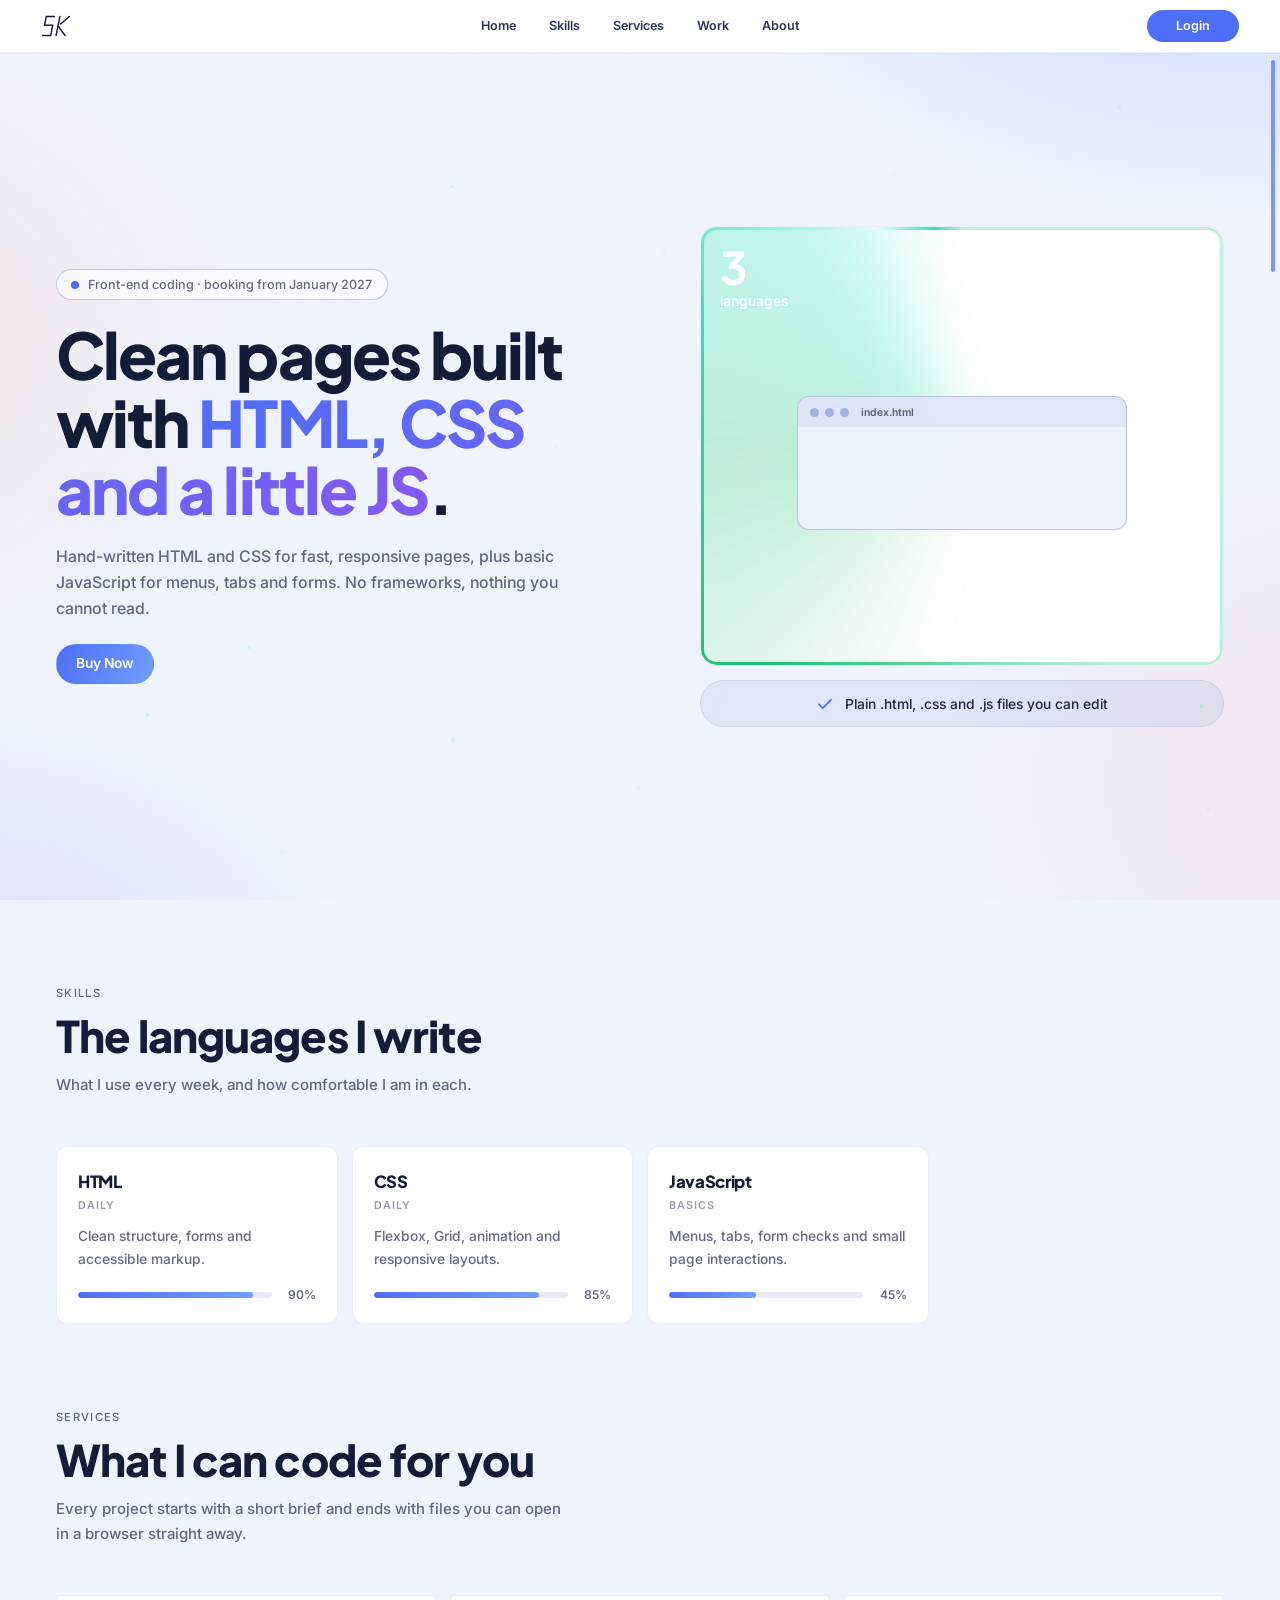
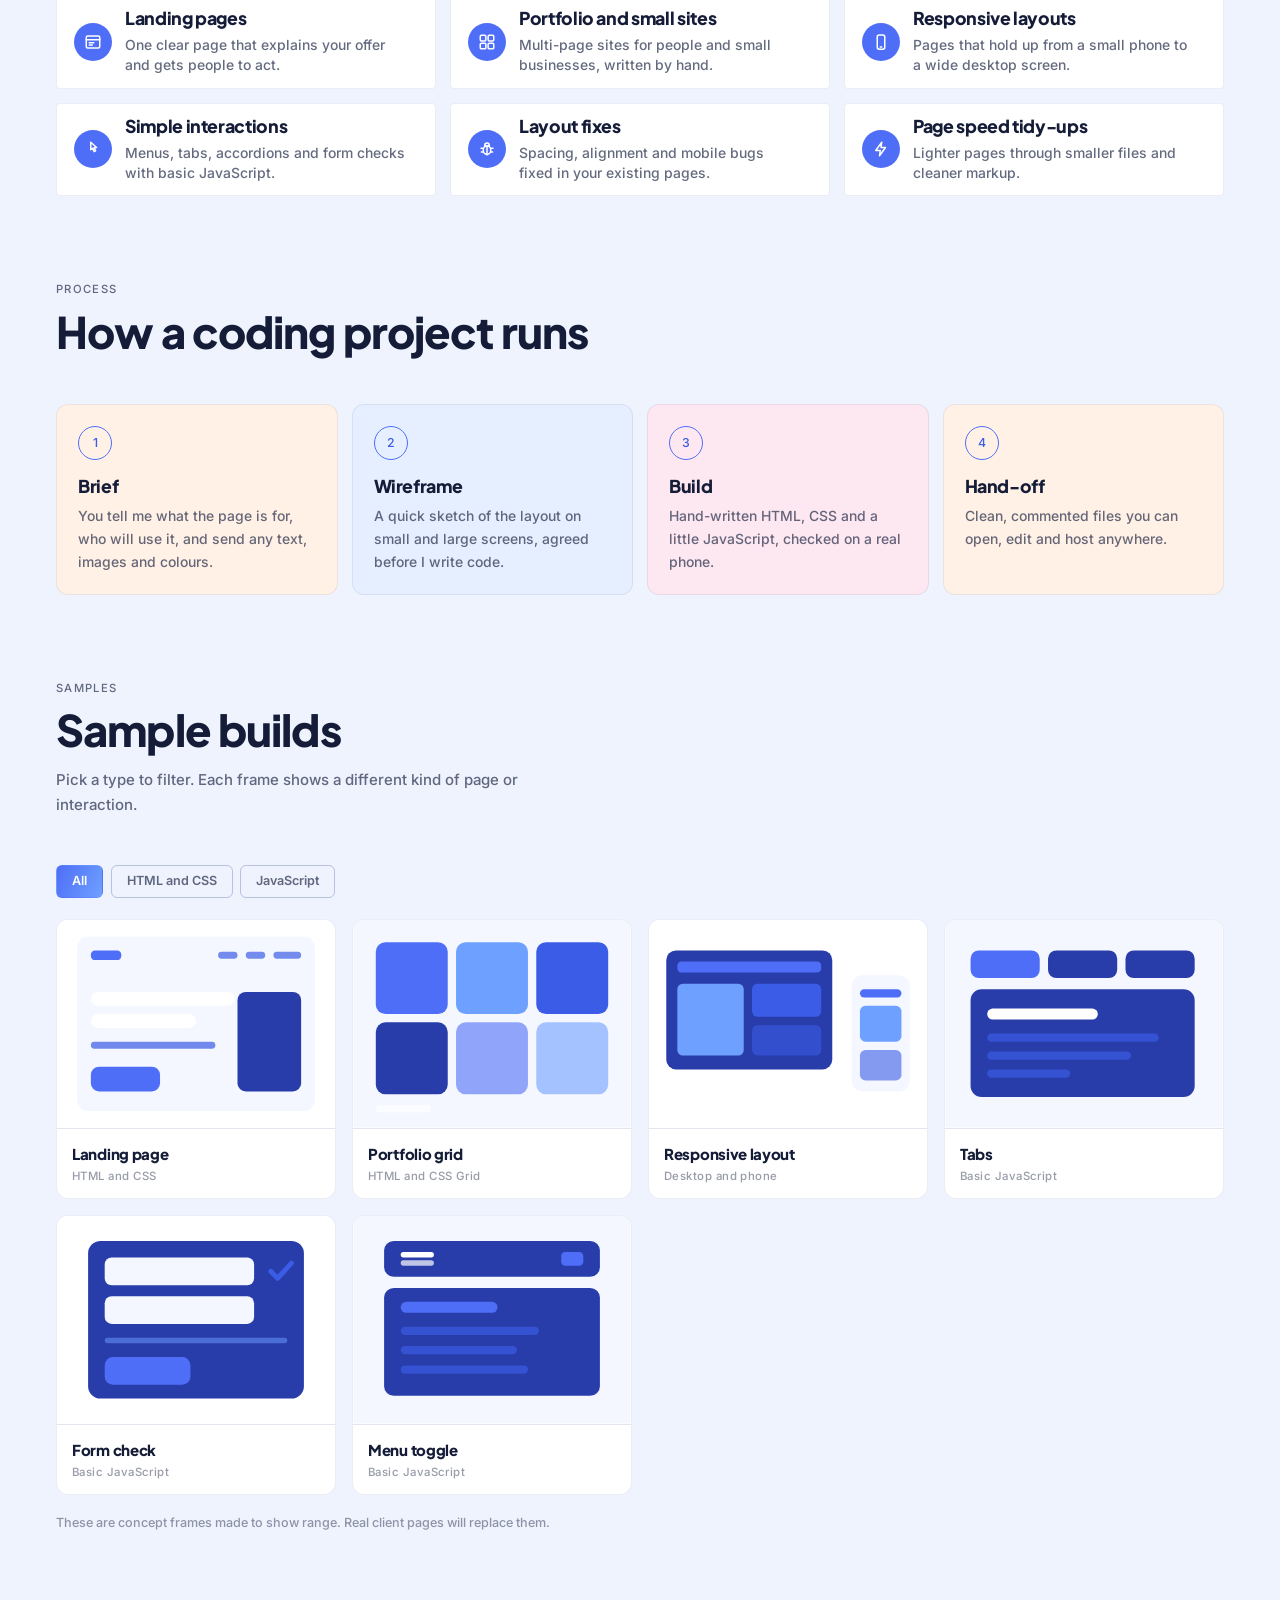
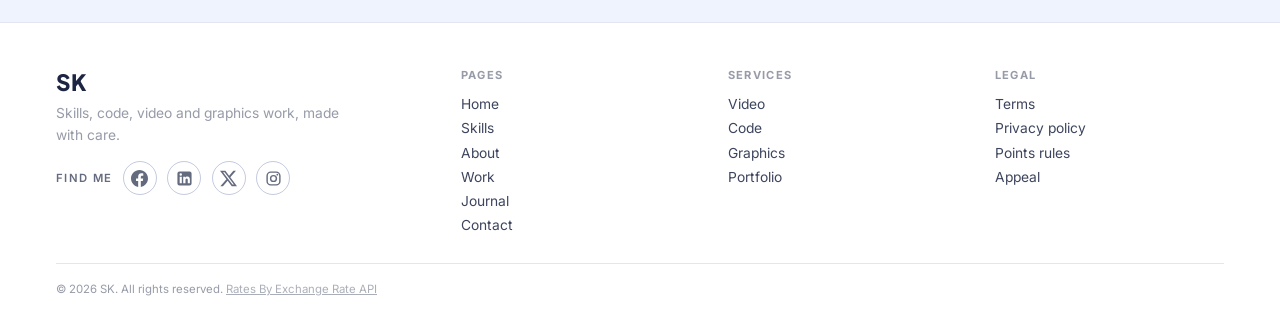
<file: code.html>
<!DOCTYPE html>
<html lang="en">
<head>
<meta charset="utf-8">
<meta name="viewport" content="width=device-width, initial-scale=1, viewport-fit=cover">
<title>SK Front-end Coding</title>
<meta name="description" content="HTML, CSS and basic JavaScript skills and sample builds by SK.">
<link rel="preconnect" href="https://fonts.googleapis.com">
<link rel="preconnect" href="https://fonts.gstatic.com" crossorigin>
<link rel="icon" type="image/svg+xml" href="favicon.svg">
<link rel="stylesheet" href="https://fonts.googleapis.com/css2?family=Plus+Jakarta+Sans:wght@500;600;700;800&family=Inter:wght@500;600;700&display=swap">
<link rel="stylesheet" href="style.css?v=2">
<link rel="stylesheet" href="graphics.css">
<link rel="stylesheet" href="code.css">
<link rel="stylesheet" href="theme2.css?v=7">
</head>
<body data-gr>
<div class="bgfx" aria-hidden="true"><i class="a"></i><i class="b"></i></div>
<canvas class="snow" id="snow" aria-hidden="true"></canvas>
<svg width="0" height="0" style="position:absolute" aria-hidden="true" focusable="false"><symbol id="sp" viewBox="0 0 24 24"><path d="M12 0C12.6 7.2 16.8 11.4 24 12 16.8 12.6 12.6 16.8 12 24 11.4 16.8 7.2 12.6 0 12 7.2 11.4 11.4 7.2 12 0Z"/></symbol></svg>

<header class="top">
  <div class="wrap bar">
    <a class="brand" href="index.html" aria-label="SK, home">
      <svg viewBox="1.1 1.5 131.8 97.0" aria-hidden="true" focusable="false"><g fill="none" stroke="currentColor" stroke-width="6.5" stroke-linejoin="round" stroke-linecap="round"><polyline points="60.4,8 24.4,8 16.6,47 52.6,47 43.6,92 7.6,92"/><polyline points="84.4,8 67.6,92"/><polyline points="126.4,8 87.8,41"/><polyline points="76.8,51 107.6,92"/></g></svg>
    </a>
    <nav id="nav" aria-label="Main">
      <ul>
        <li><a href="index.html">Home</a></li>
        <li><a href="#tools">Skills</a></li>
        <li><a href="#services">Services</a></li>
        <li><a href="#work">Work</a></li>
              </ul>
    </nav>
    <a class="btn btn-sm btn-rainbow" href="login.html" id="login-btn"><canvas class="rb" aria-hidden="true"></canvas>Login<svg class="st" style="--x:10%;--y:22%;--d:0s" viewBox="0 0 24 24" aria-hidden="true"><use href="#sp"/></svg><svg class="st" style="--x:84%;--y:56%;--d:1.2s" viewBox="0 0 24 24" aria-hidden="true"><use href="#sp"/></svg><svg class="st" style="--x:58%;--y:12%;--d:2.2s" viewBox="0 0 24 24" aria-hidden="true"><use href="#sp"/></svg><svg class="st" style="--x:32%;--y:68%;--d:.6s" viewBox="0 0 24 24" aria-hidden="true"><use href="#sp"/></svg></a>
    <button class="burger" id="burger" type="button" aria-expanded="false" aria-controls="nav">Menu</button>
  </div>
</header>

<main id="top">
  <section class="hero">
    <div class="wrap hero-grid">
      <div class="hero-copy">
        <p class="pill"><span class="dot"></span>Front-end coding · booking from January 2027</p>
        <h1>Clean pages built with <span class="gt">HTML, CSS and a little JS</span>.</h1>
        <p class="lead">Hand-written HTML and CSS for fast, responsive pages, plus basic JavaScript for menus, tabs and forms. No frameworks, nothing you cannot read.</p>
        <div class="cta-row">
          <a class="btn btn-solid btn-shine" href="checkout.html?item=code">Buy Now</a>
        </div>
      </div>

      <div class="bento" aria-label="Design canvas">
        <div class="tile t-shape t-studio cod">
          <div class="stat"><b class="gt" data-count="3" data-suffix="">3</b><span>languages</span></div>
          <div class="mark" role="img" aria-label="A terminal typing HTML, CSS and JavaScript one line at a time"><div class="term" aria-hidden="true"><div class="tb"><i></i><i></i><i></i><span>index.html</span></div><div class="tbody"><div class="tl l1"><span class="tx h" style="--n:22">&lt;h1&gt;Hello, world&lt;/h1&gt;</span><span class="cr c1"><i></i></span></div><div class="tl l2"><span class="tx c" style="--n:19">h1 { color: teal; }</span><span class="cr c2"><i></i></span></div><div class="tl l3"><span class="tx j" style="--n:13">alert("Hi!");</span><span class="cr c3"><i></i></span></div></div></div></div>
        </div>
        <div class="tile t-pill"><svg viewBox="0 0 24 24" aria-hidden="true"><path d="M4 12.5l5 5L20 6.5"/></svg>Plain .html, .css and .js files you can edit</div>
      </div>
    </div>
  </section>

  <section id="tools" class="g-sec">
    <div class="wrap">
      <div class="sec-head">
        <p class="eyebrow" style="margin:0">skills</p>
        <h2>The languages I write</h2>
        <p>What I use every week, and how comfortable I am in each.</p>
      </div>
      <div class="tools-grid" id="tools-grid"></div>
    </div>
  </section>

  <section id="services" class="g-sec tight">
    <div class="wrap">
      <div class="sec-head">
        <p class="eyebrow" style="margin:0">services</p>
        <h2>What I can code for you</h2>
        <p>Every project starts with a short brief and ends with files you can open in a browser straight away.</p>
      </div>
      <div class="svc-grid" id="svc-grid"></div>
    </div>
  </section>

  <section id="process" class="g-sec tight">
    <div class="wrap">
      <div class="sec-head">
        <p class="eyebrow" style="margin:0">process</p>
        <h2>How a coding project runs</h2>
      </div>
      <div class="steps" id="steps"></div>
    </div>
  </section>

  <section id="work" class="g-sec tight">
    <div class="wrap">
      <div class="sec-head">
        <p class="eyebrow" style="margin:0">samples</p>
        <h2>Sample builds</h2>
        <p>Pick a type to filter. Each frame shows a different kind of page or interaction.</p>
      </div>
      <div class="tabs" role="group" aria-label="Filter samples">
        <button class="tab" type="button" data-filter="all" aria-pressed="true">All</button>
        <button class="tab" type="button" data-filter="css" aria-pressed="false">HTML and CSS</button>
        <button class="tab" type="button" data-filter="js" aria-pressed="false">JavaScript</button>
      </div>
      <div class="works" id="works"></div>
      <p class="note">These are concept frames made to show range. Real client pages will replace them.</p>
    </div>
  </section>
</main>

<footer>
  <div class="wrap foot foot-big">
    <div class="foot-brand">
      <b class="foot-logo">SK</b>
      <p>Skills, code, video and graphics work, made with care.</p>
      <div class="follow">
      <span>Find me</span>
      <!-- Swap these for your own profile URLs. -->
      <a href="https://www.facebook.com" target="_blank" rel="noopener" aria-label="Facebook page" title="Facebook page"><svg viewBox="0 0 24 24" aria-hidden="true"><path fill="currentColor" stroke="none" d="M24 12.073c0-6.627-5.373-12-12-12s-12 5.373-12 12c0 5.99 4.388 10.954 10.125 11.854v-8.385H7.078v-3.47h3.047V9.43c0-3.007 1.792-4.669 4.533-4.669 1.312 0 2.686.235 2.686.235v2.953H15.83c-1.491 0-1.956.925-1.956 1.874v2.25h3.328l-.532 3.47h-2.796v8.385C19.612 23.027 24 18.062 24 12.073z"/></svg></a>
      <a href="https://www.linkedin.com" target="_blank" rel="noopener" aria-label="LinkedIn" title="LinkedIn"><svg viewBox="0 0 24 24" aria-hidden="true"><path fill="currentColor" stroke="none" fill-rule="evenodd" d="M5 2h14a3 3 0 0 1 3 3v14a3 3 0 0 1-3 3H5a3 3 0 0 1-3-3V5a3 3 0 0 1 3-3zM6.7 4.7a1.75 1.75 0 1 0 0 3.5 1.75 1.75 0 0 0 0-3.5zM5.2 9.5v9.3h3V9.5zM10.2 9.5v9.3h3.2v-4.5c0-1.2.2-2.3 1.7-2.3s1.5 1.3 1.5 2.4v4.4h3v-5c0-2.5-.6-4.5-3.6-4.5-1.5 0-2.5.7-2.9 1.5V9.5z"/></svg></a>
      <a href="https://x.com" target="_blank" rel="noopener" aria-label="X" title="X"><svg viewBox="0 0 24 24" aria-hidden="true"><path fill="currentColor" stroke="none" d="M18.901 1.153h3.68l-8.04 9.19L24 22.846h-7.406l-5.8-7.584-6.638 7.584H.474l8.6-9.83L0 1.154h7.594l5.243 6.932ZM17.61 20.644h2.039L6.486 3.24H4.298Z"/></svg></a>
      <a href="https://www.instagram.com" target="_blank" rel="noopener" aria-label="Instagram" title="Instagram"><svg viewBox="0 0 24 24" aria-hidden="true"><rect x="3" y="3" width="18" height="18" rx="5.2" fill="none" stroke="currentColor" stroke-width="2"/><circle cx="12" cy="12" r="4.1" fill="none" stroke="currentColor" stroke-width="2"/><circle cx="17.4" cy="6.6" r="1.25" fill="currentColor" stroke="none"/></svg></a>
    </div>
    </div>
    <nav class="foot-col" aria-label="Pages"><h3>Pages</h3>
      <a href="index.html">Home</a><a href="index.html#services">Skills</a><a href="about.html">About</a><a href="index.html#work">Work</a><a href="index.html#journal">Journal</a><a href="index.html#contact">Contact</a>
    </nav>
    <nav class="foot-col" aria-label="Services"><h3>Services</h3>
      <a href="video.html">Video</a><a href="code.html">Code</a><a href="graphics.html">Graphics</a><a href="portfolio.html">Portfolio</a>
    </nav>
    <nav class="foot-col" aria-label="Legal"><h3>Legal</h3>
      <a href="terms.html#terms">Terms</a><a href="terms.html#privacy">Privacy policy</a><a href="terms.html#points">Points rules</a><a href="appeal.html">Appeal</a>
    </nav>
    <div class="foot-bottom">© <span id="yr">2026</span> SK. All rights reserved. <a href="https://www.exchangerate-api.com" target="_blank" rel="noopener" style="color:inherit;opacity:.8">Rates By Exchange Rate API</a></div>
  </div>
</footer>


<script src="site-data.js" defer></script>
<script src="sk-defaults.js" defer></script>
<script src="sk-data.js" defer></script>
<script src="script.js" defer></script>
<script src="config.js" defer></script>
<script src="track.js" defer></script>
<script src="a11y.js" defer></script>
<script src="account.js?v=20" defer></script>
<script src="code.js" defer></script>
</body>
</html>
</file>
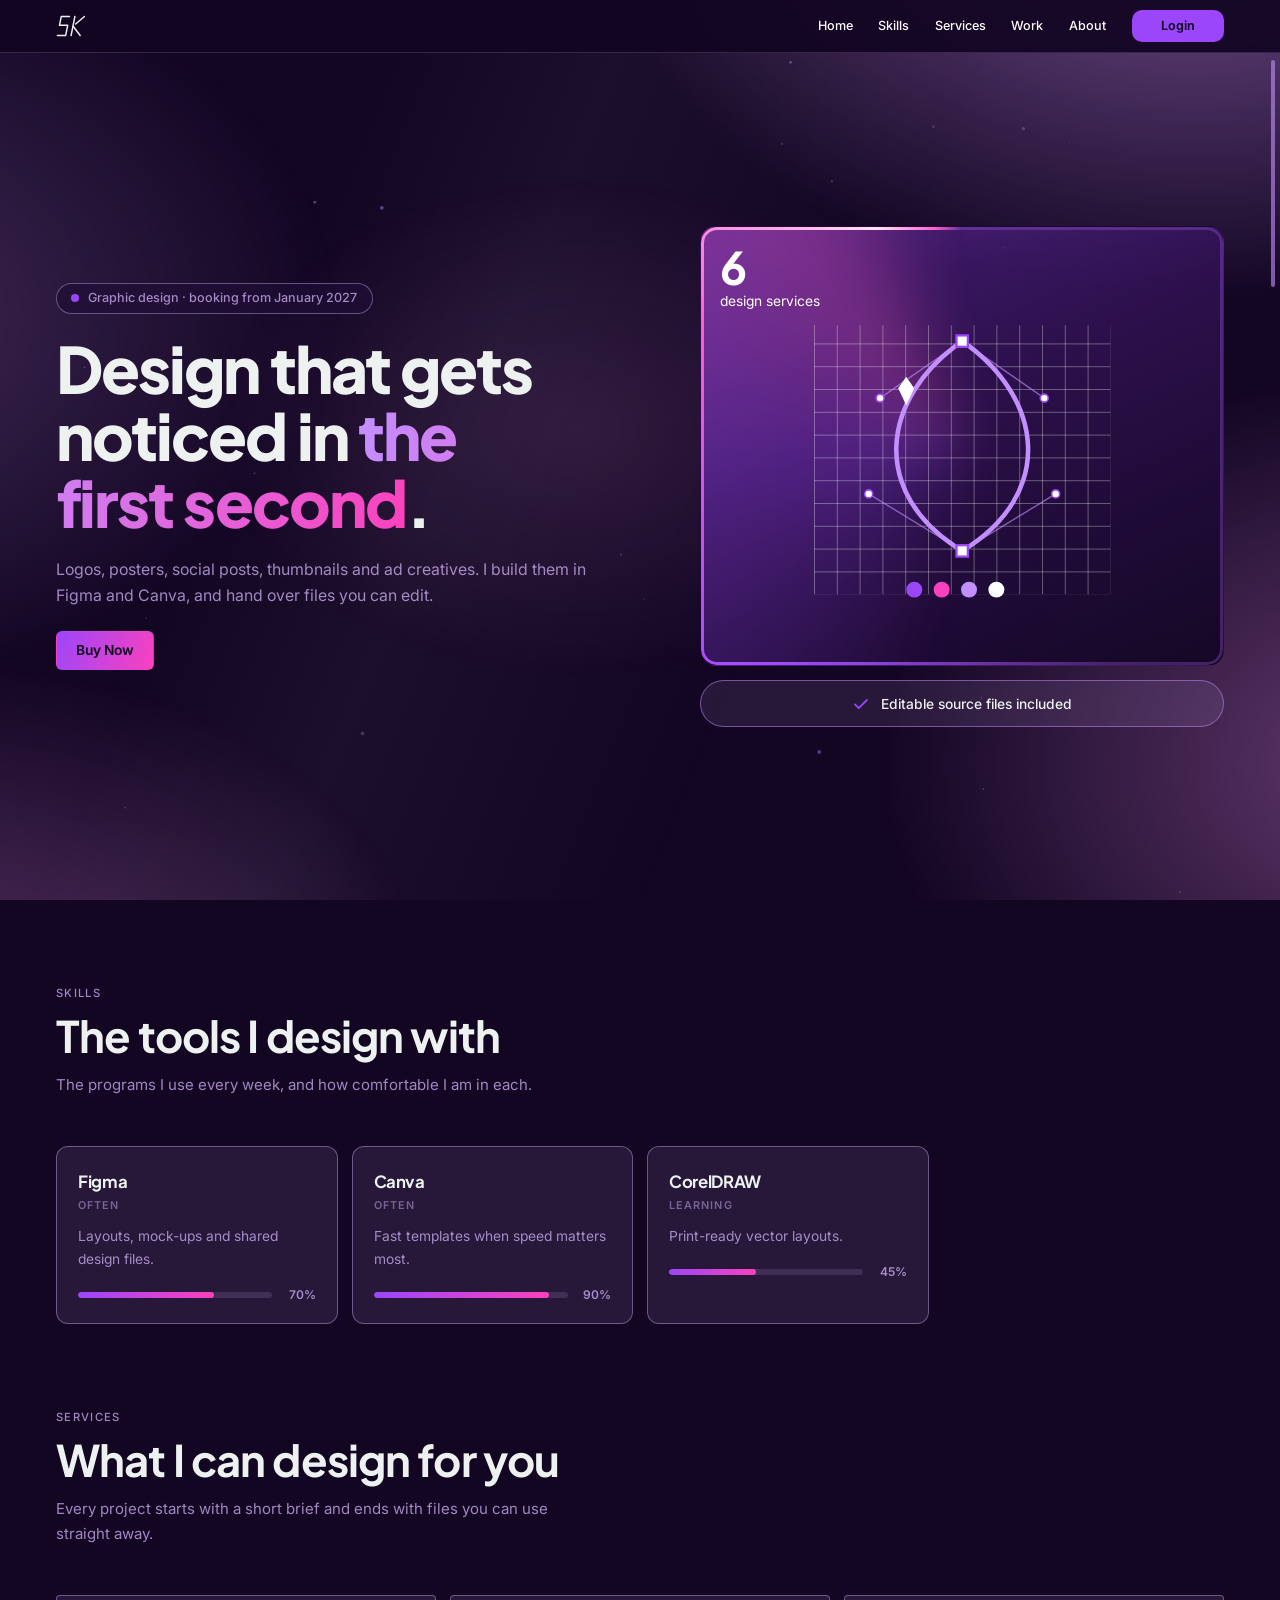
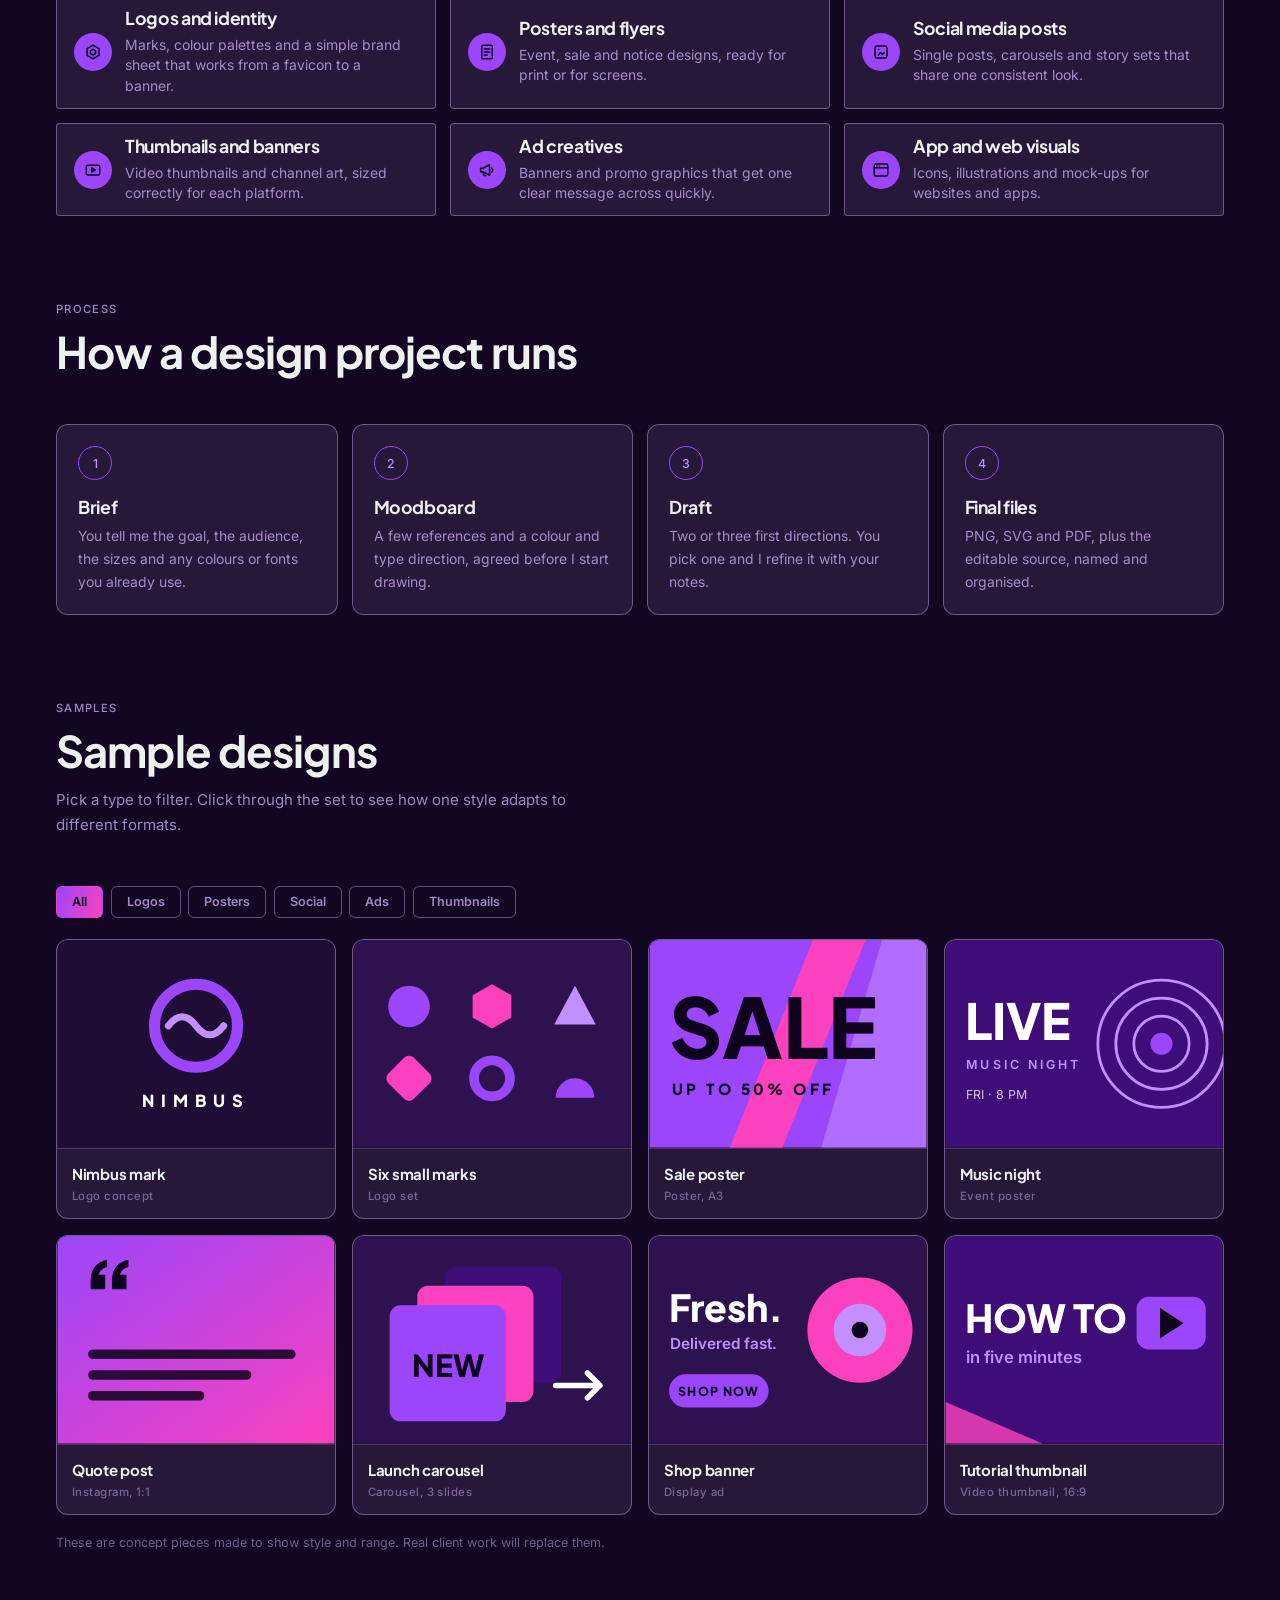
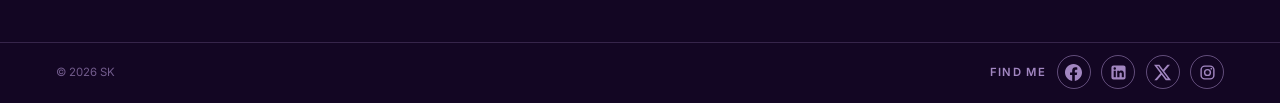
<file: graphics.html>
<!DOCTYPE html>
<html lang="en">
<head>
<meta charset="utf-8">
<meta name="viewport" content="width=device-width, initial-scale=1, viewport-fit=cover">
<title>SK Graphic Design</title>
<meta name="description" content="Graphic design skills, tools and sample work by SK.">
<link rel="preconnect" href="https://fonts.googleapis.com">
<link rel="preconnect" href="https://fonts.gstatic.com" crossorigin>
<link rel="icon" type="image/svg+xml" href="favicon.svg">
<link rel="stylesheet" href="https://fonts.googleapis.com/css2?family=Plus+Jakarta+Sans:wght@500;600;700;800&family=Inter:wght@400;500;600&display=swap">
<link rel="stylesheet" href="style.css">
<link rel="stylesheet" href="graphics.css">
</head>
<body data-pp>
<div class="bgfx" aria-hidden="true"><i class="a"></i><i class="b"></i></div>
<canvas class="snow" id="snow" aria-hidden="true"></canvas>
<svg width="0" height="0" style="position:absolute" aria-hidden="true" focusable="false"><symbol id="sp" viewBox="0 0 24 24"><path d="M12 0C12.6 7.2 16.8 11.4 24 12 16.8 12.6 12.6 16.8 12 24 11.4 16.8 7.2 12.6 0 12 7.2 11.4 11.4 7.2 12 0Z"/></symbol></svg>

<header class="top">
  <div class="wrap bar">
    <a class="brand" href="index.html" aria-label="SK, home">
      <svg viewBox="1.1 1.5 131.8 97.0" aria-hidden="true" focusable="false"><g fill="none" stroke="currentColor" stroke-width="6.5" stroke-linejoin="round" stroke-linecap="round"><polyline points="60.4,8 24.4,8 16.6,47 52.6,47 43.6,92 7.6,92"/><polyline points="84.4,8 67.6,92"/><polyline points="126.4,8 87.8,41"/><polyline points="76.8,51 107.6,92"/></g></svg>
    </a>
    <nav id="nav" aria-label="Main">
      <ul>
        <li><a href="index.html">Home</a></li>
        <li><a href="#tools">Skills</a></li>
        <li><a href="#services">Services</a></li>
        <li><a href="#work">Work</a></li>
              </ul>
    </nav>
    <a class="btn btn-sm btn-rainbow" href="login.html" id="login-btn"><canvas class="rb" aria-hidden="true"></canvas>Login<svg class="st" style="--x:10%;--y:22%;--d:0s" viewBox="0 0 24 24" aria-hidden="true"><use href="#sp"/></svg><svg class="st" style="--x:84%;--y:56%;--d:1.2s" viewBox="0 0 24 24" aria-hidden="true"><use href="#sp"/></svg><svg class="st" style="--x:58%;--y:12%;--d:2.2s" viewBox="0 0 24 24" aria-hidden="true"><use href="#sp"/></svg><svg class="st" style="--x:32%;--y:68%;--d:.6s" viewBox="0 0 24 24" aria-hidden="true"><use href="#sp"/></svg></a>
    <button class="burger" id="burger" type="button" aria-expanded="false" aria-controls="nav">Menu</button>
  </div>
</header>

<main id="top">
  <section class="hero">
    <div class="wrap hero-grid">
      <div class="hero-copy">
        <p class="pill"><span class="dot"></span>Graphic design · booking from January 2027</p>
        <h1>Design that gets noticed in <span class="gt">the first second</span>.</h1>
        <p class="lead">Logos, posters, social posts, thumbnails and ad creatives. I build them in Figma and Canva, and hand over files you can edit.</p>
        <div class="cta-row">
          <a class="btn btn-solid btn-shine" href="checkout.html?item=graphics">Buy Now</a>
        </div>
      </div>

      <div class="bento" aria-label="Design canvas">
        <div class="tile t-shape t-studio">
          <div class="stat"><b class="gt" data-count="6" data-suffix="">6</b><span>design services</span></div>
          <div class="mark" role="img" aria-label="Pen tool drawing a shape, then filling it with colour"><svg class="pen" viewBox="0 0 300 300" aria-hidden="true"><defs><pattern id="peng" width="20" height="20" patternUnits="userSpaceOnUse"><path d="M20 0H0V20" fill="none" stroke="currentColor" stroke-width=".6"/></pattern></defs><rect class="pgrid" x="20" y="44" width="260" height="236" fill="url(#peng)"/><path class="pfill" d="M150 58 C222 108 232 192 150 242 C68 192 78 108 150 58 Z"/><g class="phan"><path d="M150 58L222 108M150 242L232 192M150 58L78 108M150 242L68 192"/><circle cx="222" cy="108" r="3.5"/><circle cx="232" cy="192" r="3.5"/><circle cx="78" cy="108" r="3.5"/><circle cx="68" cy="192" r="3.5"/></g><path class="pline" pathLength="1" d="M150 58 C222 108 232 192 150 242 C68 192 78 108 150 58 Z"/><g class="panc"><rect x="145" y="53" width="10" height="10"/><rect x="145" y="237" width="10" height="10"/></g><g class="pnib"><path d="M0 0L-7-15 0-25 7-15z"/><circle cx="0" cy="-15" r="1.8"/><animateMotion dur="8s" repeatCount="indefinite" keyPoints="0;1;1" keyTimes="0;.55;1" calcMode="linear" path="M150 58 C222 108 232 192 150 242 C68 192 78 108 150 58 Z"/></g><g class="psw"><circle style="--i:0" cx="108" cy="276" r="7"/><circle style="--i:1" cx="132" cy="276" r="7"/><circle style="--i:2" cx="156" cy="276" r="7"/><circle style="--i:3" cx="180" cy="276" r="7"/></g></svg></div>
        </div>
        <div class="tile t-pill"><svg viewBox="0 0 24 24" aria-hidden="true"><path d="M4 12.5l5 5L20 6.5"/></svg>Editable source files included</div>
      </div>
    </div>
  </section>

  <section id="tools" class="g-sec">
    <div class="wrap">
      <div class="sec-head">
        <p class="eyebrow" style="margin:0">skills</p>
        <h2>The tools I design with</h2>
        <p>The programs I use every week, and how comfortable I am in each.</p>
      </div>
      <div class="tools-grid" id="tools-grid"></div>
    </div>
  </section>

  <section id="services" class="g-sec tight">
    <div class="wrap">
      <div class="sec-head">
        <p class="eyebrow" style="margin:0">services</p>
        <h2>What I can design for you</h2>
        <p>Every project starts with a short brief and ends with files you can use straight away.</p>
      </div>
      <div class="svc-grid" id="svc-grid"></div>
    </div>
  </section>

  <section id="process" class="g-sec tight">
    <div class="wrap">
      <div class="sec-head">
        <p class="eyebrow" style="margin:0">process</p>
        <h2>How a design project runs</h2>
      </div>
      <div class="steps" id="steps"></div>
    </div>
  </section>

  <section id="work" class="g-sec tight">
    <div class="wrap">
      <div class="sec-head">
        <p class="eyebrow" style="margin:0">samples</p>
        <h2>Sample designs</h2>
        <p>Pick a type to filter. Click through the set to see how one style adapts to different formats.</p>
      </div>
      <div class="tabs" role="group" aria-label="Filter samples">
        <button class="tab" type="button" data-filter="all" aria-pressed="true">All</button>
        <button class="tab" type="button" data-filter="logos" aria-pressed="false">Logos</button>
        <button class="tab" type="button" data-filter="posters" aria-pressed="false">Posters</button>
        <button class="tab" type="button" data-filter="social" aria-pressed="false">Social</button>
        <button class="tab" type="button" data-filter="ads" aria-pressed="false">Ads</button>
        <button class="tab" type="button" data-filter="thumbnails" aria-pressed="false">Thumbnails</button>
      </div>
      <div class="works" id="works"></div>
      <p class="note">These are concept pieces made to show style and range. Real client work will replace them.</p>
    </div>
  </section>
</main>

<footer>
  <div class="wrap foot">
    <span>© <span id="yr">2026</span> SK</span>
    <div class="follow">
      <span>Find me</span>
      <!-- Swap these for your own profile URLs. -->
      <a href="https://www.facebook.com" target="_blank" rel="noopener" aria-label="Facebook page" title="Facebook page"><svg viewBox="0 0 24 24" aria-hidden="true"><path fill="currentColor" stroke="none" d="M24 12.073c0-6.627-5.373-12-12-12s-12 5.373-12 12c0 5.99 4.388 10.954 10.125 11.854v-8.385H7.078v-3.47h3.047V9.43c0-3.007 1.792-4.669 4.533-4.669 1.312 0 2.686.235 2.686.235v2.953H15.83c-1.491 0-1.956.925-1.956 1.874v2.25h3.328l-.532 3.47h-2.796v8.385C19.612 23.027 24 18.062 24 12.073z"/></svg></a>
      <a href="https://www.linkedin.com" target="_blank" rel="noopener" aria-label="LinkedIn" title="LinkedIn"><svg viewBox="0 0 24 24" aria-hidden="true"><path fill="currentColor" stroke="none" fill-rule="evenodd" d="M5 2h14a3 3 0 0 1 3 3v14a3 3 0 0 1-3 3H5a3 3 0 0 1-3-3V5a3 3 0 0 1 3-3zM6.7 4.7a1.75 1.75 0 1 0 0 3.5 1.75 1.75 0 0 0 0-3.5zM5.2 9.5v9.3h3V9.5zM10.2 9.5v9.3h3.2v-4.5c0-1.2.2-2.3 1.7-2.3s1.5 1.3 1.5 2.4v4.4h3v-5c0-2.5-.6-4.5-3.6-4.5-1.5 0-2.5.7-2.9 1.5V9.5z"/></svg></a>
      <a href="https://x.com" target="_blank" rel="noopener" aria-label="X" title="X"><svg viewBox="0 0 24 24" aria-hidden="true"><path fill="currentColor" stroke="none" d="M18.901 1.153h3.68l-8.04 9.19L24 22.846h-7.406l-5.8-7.584-6.638 7.584H.474l8.6-9.83L0 1.154h7.594l5.243 6.932ZM17.61 20.644h2.039L6.486 3.24H4.298Z"/></svg></a>
      <a href="https://www.instagram.com" target="_blank" rel="noopener" aria-label="Instagram" title="Instagram"><svg viewBox="0 0 24 24" aria-hidden="true"><rect x="3" y="3" width="18" height="18" rx="5.2" fill="none" stroke="currentColor" stroke-width="2"/><circle cx="12" cy="12" r="4.1" fill="none" stroke="currentColor" stroke-width="2"/><circle cx="17.4" cy="6.6" r="1.25" fill="currentColor" stroke="none"/></svg></a>
    </div>
  </div>
</footer>


<script src="site-data.js" defer></script>
<script src="sk-defaults.js" defer></script>
<script src="sk-data.js" defer></script>
<script src="script.js" defer></script>
<script src="config.js" defer></script>
<script src="account.js" defer></script>
<script src="graphics.js" defer></script>
</body>
</html>
</file>
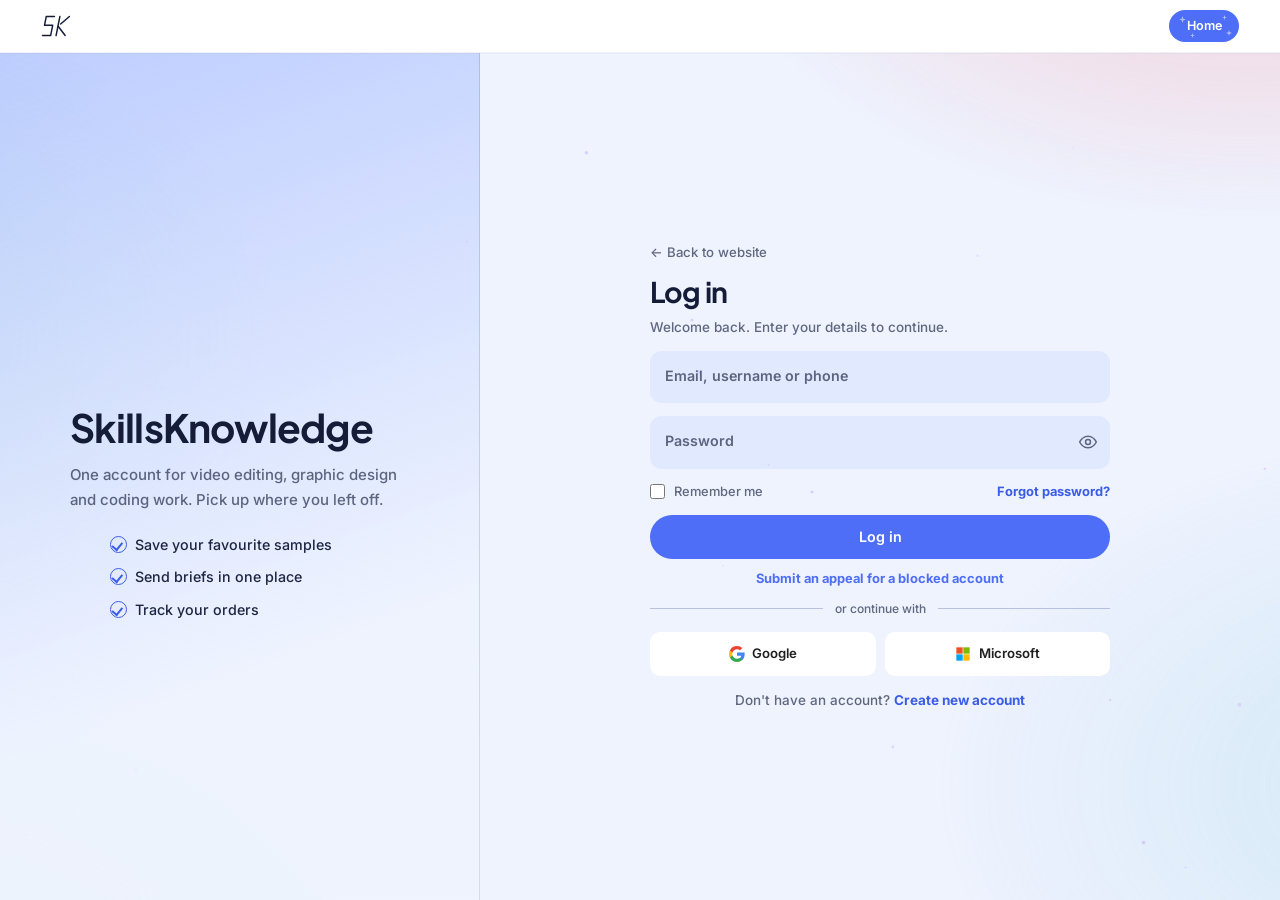
<file: login.html>
<!DOCTYPE html>
<html lang="en">
<head>
<meta charset="utf-8">
<meta name="viewport" content="width=device-width, initial-scale=1, viewport-fit=cover">
<title>SK Login</title>
<meta name="description" content="About SK">
<link rel="preconnect" href="https://fonts.googleapis.com">
<link rel="preconnect" href="https://fonts.gstatic.com" crossorigin>
<link rel="icon" type="image/svg+xml" href="favicon.svg">
<link rel="stylesheet" href="https://fonts.googleapis.com/css2?family=Plus+Jakarta+Sans:wght@500;600;700;800&family=Inter:wght@500;600;700&display=swap">
<link rel="stylesheet" href="style.css">

<link rel="stylesheet" href="auth.css?v=9">
<link rel="stylesheet" href="theme2.css?v=7">
</head>
<body data-pp>
<div class="bgfx" aria-hidden="true"><i class="a"></i><i class="b"></i></div>
<canvas class="snow" id="snow" aria-hidden="true"></canvas>
<svg width="0" height="0" style="position:absolute" aria-hidden="true" focusable="false"><symbol id="sp" viewBox="0 0 24 24"><path d="M12 0C12.6 7.2 16.8 11.4 24 12 16.8 12.6 12.6 16.8 12 24 11.4 16.8 7.2 12.6 0 12 7.2 11.4 11.4 7.2 12 0Z"/></symbol></svg>

<header class="top">
  <div class="wrap bar">
    <a class="brand" href="index.html" aria-label="SK, home">
      <svg viewBox="1.1 1.5 131.8 97.0" aria-hidden="true" focusable="false"><g fill="none" stroke="currentColor" stroke-width="6.5" stroke-linejoin="round" stroke-linecap="round"><polyline points="60.4,8 24.4,8 16.6,47 52.6,47 43.6,92 7.6,92"/><polyline points="84.4,8 67.6,92"/><polyline points="126.4,8 87.8,41"/><polyline points="76.8,51 107.6,92"/></g></svg>
    </a>
    <a class="btn btn-solid btn-sm home-btn" href="index.html"><i></i><i></i><i></i><i></i>Home</a>
  </div>
</header>
<main class="auth">
  <aside class="auth-side" aria-hidden="true">
    <div class="as-in"><svg class="as-logo" viewBox="1.1 1.5 131.8 97.0"><g fill="none" stroke="#fff" stroke-width="7.8" stroke-linejoin="round" stroke-linecap="round"><polyline pathLength="1" points="60.4,8 24.4,8 16.6,47 52.6,47 43.6,92 7.6,92"/><polyline pathLength="1" points="84.4,8 67.6,92"/><polyline pathLength="1" points="126.4,8 87.8,41"/><polyline pathLength="1" points="76.8,51 107.6,92"/></g></svg>
    <h2>SkillsKnowledge</h2><p>One account for video editing, graphic design and coding work. Pick up where you left off.</p>
    <ul><li>Save your favourite samples</li><li>Send briefs in one place</li><li>Track your orders</li></ul></div>
  </aside>
  <section class="auth-card" aria-label="Account">
    <a class="auth-back" href="index.html">&larr; Back to website</a>
    <form class="aform" id="f-login" data-view="login" method="post" action="#" autocomplete="on" novalidate>
      <h1>Log in</h1><p class="sub">Welcome back. Enter your details to continue.</p>
      <p class="aalert" role="alert" hidden></p>
      <div class="af"><label for="li-email">Email, username or phone</label><input id="li-email" name="email" type="text" autocomplete="username" autocapitalize="off" spellcheck="false" placeholder=" "><p class="ae" data-for="li-email"></p></div>
      <div class="af"><label for="li-pw">Password</label><div class="pwrap"><input id="li-pw" name="password" type="password" autocomplete="current-password" placeholder=" "><button class="eye" type="button" aria-label="Show password" data-eye><svg viewBox="0 0 24 24" aria-hidden="true"><path d="M2 12s3.6-7 10-7 10 7 10 7-3.600 7-10 7S2 12 2 12z"/><circle cx="12" cy="12" r="3"/></svg></button></div><p class="ae" data-for="li-pw"></p></div>
      <div class="arow"><label class="chk"><input type="checkbox" name="remember"><span>Remember me</span></label><a href="#" data-forgot>Forgot password?</a></div>
      <button class="btn btn-solid abtn" type="submit">Log in</button>
      <a class="appeal-link" href="appeal.html">Submit an appeal for a blocked account</a>
      <p class="or"><span>or continue with</span></p>
      <div class="social"><button class="btn btn-ghost" type="button" data-provider="google"><svg viewBox="0 0 24 24" aria-hidden="true"><path fill="#4285F4" d="M23.5 12.27c0-.85-.08-1.67-.22-2.45H12v4.64h6.45a5.51 5.51 0 0 1-2.39 3.62v3h3.87c2.27-2.09 3.57-5.17 3.57-8.81z"/><path fill="#34A853" d="M12 24c3.24 0 5.96-1.07 7.94-2.91l-3.87-3c-1.07.72-2.45 1.15-4.07 1.15-3.13 0-5.78-2.11-6.73-4.96H1.27v3.1A12 12 0 0 0 12 24z"/><path fill="#FBBC05" d="M5.27 14.28A7.2 7.2 0 0 1 4.9 12c0-.79.14-1.56.37-2.28v-3.1H1.27A12 12 0 0 0 0 12c0 1.94.46 3.77 1.27 5.38l4-3.1z"/><path fill="#EA4335" d="M12 4.75c1.76 0 3.34.61 4.59 1.8l3.43-3.43C17.95 1.19 15.24 0 12 0A12 12 0 0 0 1.27 6.62l4 3.1C6.22 6.86 8.87 4.75 12 4.75z"/></svg>Google</button><button class="btn btn-ghost" type="button" data-provider="azure"><svg viewBox="0 0 24 24" aria-hidden="true"><path fill="#F25022" d="M2 2h9.5v9.5H2z"/><path fill="#7FBA00" d="M12.5 2H22v9.5h-9.5z"/><path fill="#00A4EF" d="M2 12.5h9.5V22H2z"/><path fill="#FFB900" d="M12.5 12.5H22V22h-9.5z"/></svg>Microsoft</button></div>
      <p class="swap">Don't have an account? <a href="#signup" data-signup>Create new account</a></p>
    </form>
  </section>
</main>

<script src="site-data.js" defer></script>
<script src="sk-defaults.js" defer></script>
<script src="sk-data.js" defer></script>
<script src="script.js" defer></script>
<script src="config.js" defer></script>
<script src="track.js" defer></script>
<script src="a11y.js" defer></script>
<script src="supabase-auth.js?v=11" defer></script>
<script src="signup.js?v=11" defer></script>
<script src="account.js?v=19" defer></script>
<script src="auth.js?v=7" defer></script>
</body>
</html>
</file>
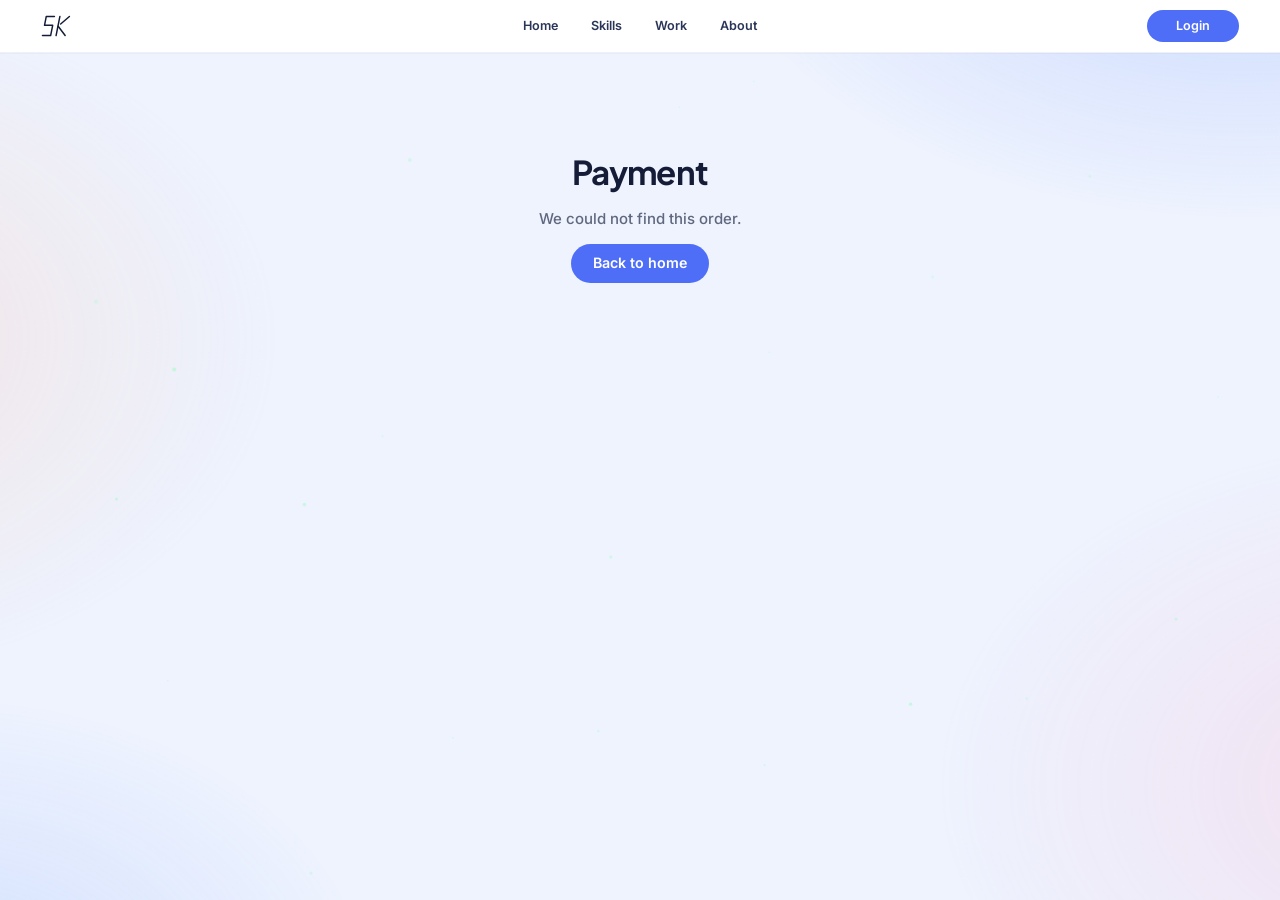
<file: pay-done.html>
<!DOCTYPE html>
<html lang="en">
<head>
<meta charset="utf-8">
<meta name="viewport" content="width=device-width, initial-scale=1, viewport-fit=cover">
<title>Payment | SkillsKnowledge</title>
<meta name="robots" content="noindex">
<link rel="preconnect" href="https://fonts.googleapis.com">
<link rel="preconnect" href="https://fonts.gstatic.com" crossorigin>
<link rel="icon" type="image/svg+xml" href="favicon.svg">
<link rel="stylesheet" href="https://fonts.googleapis.com/css2?family=Plus+Jakarta+Sans:wght@500;600;700;800&family=Inter:wght@500;600;700&display=swap">
<link rel="stylesheet" href="https://fonts.googleapis.com/css2?family=Cormorant+Garamond:ital,wght@500;600&display=swap">
<link rel="stylesheet" href="style.css">

<link rel="stylesheet" href="checkout.css?v=4">
<link rel="stylesheet" href="theme2.css?v=7">
</head>
<body>
<div class="bgfx" aria-hidden="true"><i class="a"></i><i class="b"></i></div>
<canvas class="snow" id="snow" aria-hidden="true"></canvas>
<svg width="0" height="0" style="position:absolute" aria-hidden="true" focusable="false"><symbol id="sp" viewBox="0 0 24 24"><path d="M12 0C12.6 7.2 16.8 11.4 24 12 16.8 12.6 12.6 16.8 12 24 11.4 16.8 7.2 12.6 0 12 7.2 11.4 11.4 7.2 12 0Z"/></symbol></svg>

<header class="top">
  <div class="wrap bar">
    <a class="brand" href="index.html" aria-label="SK, home">
      <svg viewBox="1.1 1.5 131.8 97.0" aria-hidden="true" focusable="false"><g fill="none" stroke="currentColor" stroke-width="6.5" stroke-linejoin="round" stroke-linecap="round"><polyline points="60.4,8 24.4,8 16.6,47 52.6,47 43.6,92 7.6,92"/><polyline points="84.4,8 67.6,92"/><polyline points="126.4,8 87.8,41"/><polyline points="76.8,51 107.6,92"/></g></svg>
    </a>
    <nav id="nav" aria-label="Main">
      <ul>
        <li><a href="index.html">Home</a></li>
        <li><a href="index.html#services">Skills</a></li>
        <li><a href="index.html#work">Work</a></li>
        <li><a href="about.html">About</a></li>
      </ul>
    </nav>
    <a class="btn btn-sm btn-rainbow" href="login.html" id="login-btn"><canvas class="rb" aria-hidden="true"></canvas>Login<svg class="st" style="--x:10%;--y:22%;--d:0s" viewBox="0 0 24 24" aria-hidden="true"><use href="#sp"/></svg><svg class="st" style="--x:84%;--y:56%;--d:1.2s" viewBox="0 0 24 24" aria-hidden="true"><use href="#sp"/></svg><svg class="st" style="--x:58%;--y:12%;--d:2.2s" viewBox="0 0 24 24" aria-hidden="true"><use href="#sp"/></svg><svg class="st" style="--x:32%;--y:68%;--d:.6s" viewBox="0 0 24 24" aria-hidden="true"><use href="#sp"/></svg></a>
    <button class="burger" id="burger" type="button" aria-expanded="false" aria-controls="nav">Menu</button>
  </div>
</header>

<main id="top"><section class="co"><div class="wrap">
  <div id="pd" class="co-done" role="status" aria-live="polite">
    <svg class="co-tick" id="pd-ic" viewBox="0 0 52 52" aria-hidden="true"><circle cx="26" cy="26" r="24"/><path d="M14 27l8 8 16-17"/></svg>
    <h1 id="pd-h">Checking your payment…</h1><p id="pd-t">Please wait a moment. Do not close this page.</p>
    <a class="btn btn-solid" href="index.html">Back to home</a>
  </div>
</div></section></main>

<script src="site-data.js" defer></script>
<script src="sk-defaults.js" defer></script>
<script src="sk-data.js" defer></script>
<script src="script.js" defer></script>
<script src="config.js" defer></script>
<script src="track.js" defer></script>
<script src="a11y.js" defer></script>
<script src="supabase-auth.js?v=11" defer></script>
<script src="account.js?v=20" defer></script>
<script src="pay-done.js?v=1" defer></script>
</body>
</html>
</file>
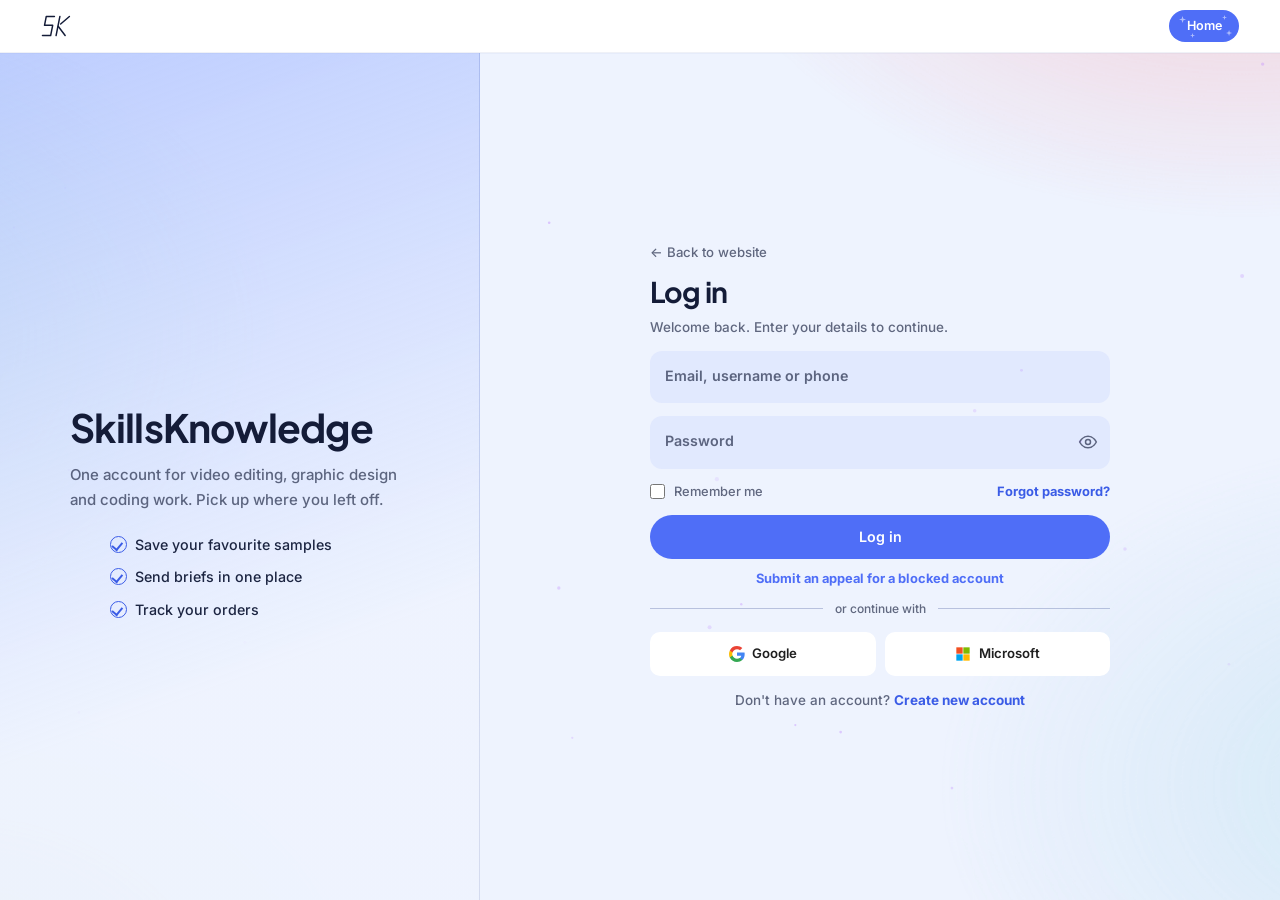
<file: points.html>
<!DOCTYPE html>
<html lang="en">
<head>
<meta charset="utf-8">
<meta name="viewport" content="width=device-width, initial-scale=1, viewport-fit=cover">
<title>SK Points</title>
<meta name="robots" content="noindex">
<link rel="preconnect" href="https://fonts.googleapis.com">
<link rel="preconnect" href="https://fonts.gstatic.com" crossorigin>
<link rel="icon" type="image/svg+xml" href="favicon.svg">
<link rel="stylesheet" href="https://fonts.googleapis.com/css2?family=Plus+Jakarta+Sans:wght@500;600;700;800&family=Inter:wght@500;600;700&display=swap">
<link rel="stylesheet" href="https://fonts.googleapis.com/css2?family=Cormorant+Garamond:ital,wght@500;600&display=swap">
<link rel="stylesheet" href="style.css">

<link rel="stylesheet" href="account.css?v=2">
<link rel="stylesheet" href="points.css?v=6">
<link rel="stylesheet" href="theme2.css?v=7">
</head>
<body>
<div class="bgfx" aria-hidden="true"><i class="a"></i><i class="b"></i></div>
<canvas class="snow" id="snow" aria-hidden="true"></canvas>
<svg width="0" height="0" style="position:absolute" aria-hidden="true" focusable="false"><symbol id="sp" viewBox="0 0 24 24"><path d="M12 0C12.6 7.2 16.8 11.4 24 12 16.8 12.6 12.6 16.8 12 24 11.4 16.8 7.2 12.6 0 12 7.2 11.4 11.4 7.2 12 0Z"/></symbol></svg>

<header class="top">
  <div class="wrap bar">
    <a class="brand" href="index.html" aria-label="SK, home">
      <svg viewBox="1.1 1.5 131.8 97.0" aria-hidden="true" focusable="false"><g fill="none" stroke="currentColor" stroke-width="6.5" stroke-linejoin="round" stroke-linecap="round"><polyline points="60.4,8 24.4,8 16.6,47 52.6,47 43.6,92 7.6,92"/><polyline points="84.4,8 67.6,92"/><polyline points="126.4,8 87.8,41"/><polyline points="76.8,51 107.6,92"/></g></svg>
    </a>
    <nav id="nav" aria-label="Main">
      <ul>
        <li><a href="index.html">Home</a></li>
        <li><a href="index.html#services">Skills</a></li>
        <li><a href="index.html#work">Work</a></li>
        <li><a href="about.html">About</a></li>
      </ul>
    </nav>
    <a class="btn btn-sm btn-rainbow" href="login.html" id="login-btn"><canvas class="rb" aria-hidden="true"></canvas>Login<svg class="st" style="--x:10%;--y:22%;--d:0s" viewBox="0 0 24 24" aria-hidden="true"><use href="#sp"/></svg><svg class="st" style="--x:84%;--y:56%;--d:1.2s" viewBox="0 0 24 24" aria-hidden="true"><use href="#sp"/></svg><svg class="st" style="--x:58%;--y:12%;--d:2.2s" viewBox="0 0 24 24" aria-hidden="true"><use href="#sp"/></svg><svg class="st" style="--x:32%;--y:68%;--d:.6s" viewBox="0 0 24 24" aria-hidden="true"><use href="#sp"/></svg></a>
    <button class="burger" id="burger" type="button" aria-expanded="false" aria-controls="nav">Menu</button>
  </div>
</header>

<main id="top"><section class="acct-page"><div class="wrap"><div id="pts"><p class="ac-note">Loading…</p></div></div></section></main>



<script src="site-data.js" defer></script>
<script src="sk-defaults.js" defer></script>
<script src="sk-data.js" defer></script>
<script src="script.js" defer></script>
<script src="config.js" defer></script>
<script src="track.js" defer></script>
<script src="a11y.js" defer></script>
<script src="account.js?v=20" defer></script>
<script src="currency.js?v=6" defer></script>
<script src="points.js?v=7" defer></script>

</body>
</html>
</file>
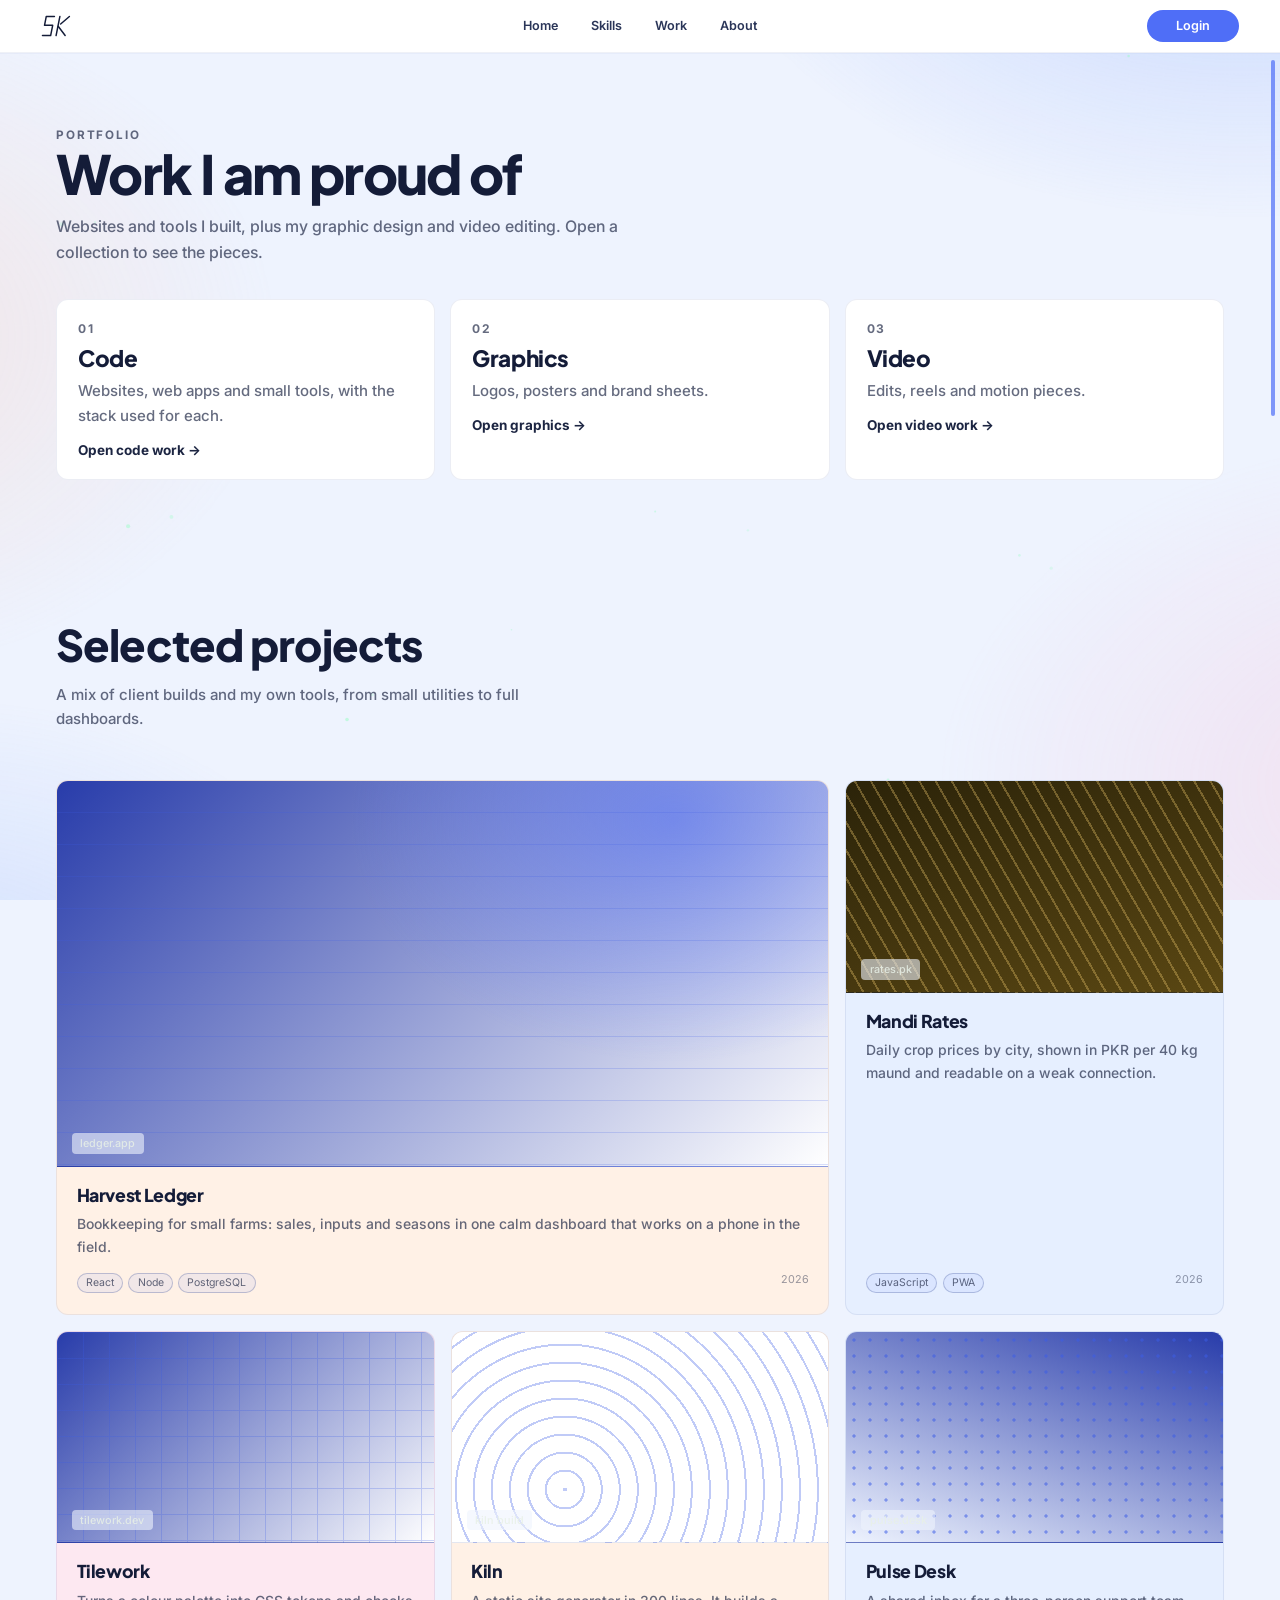
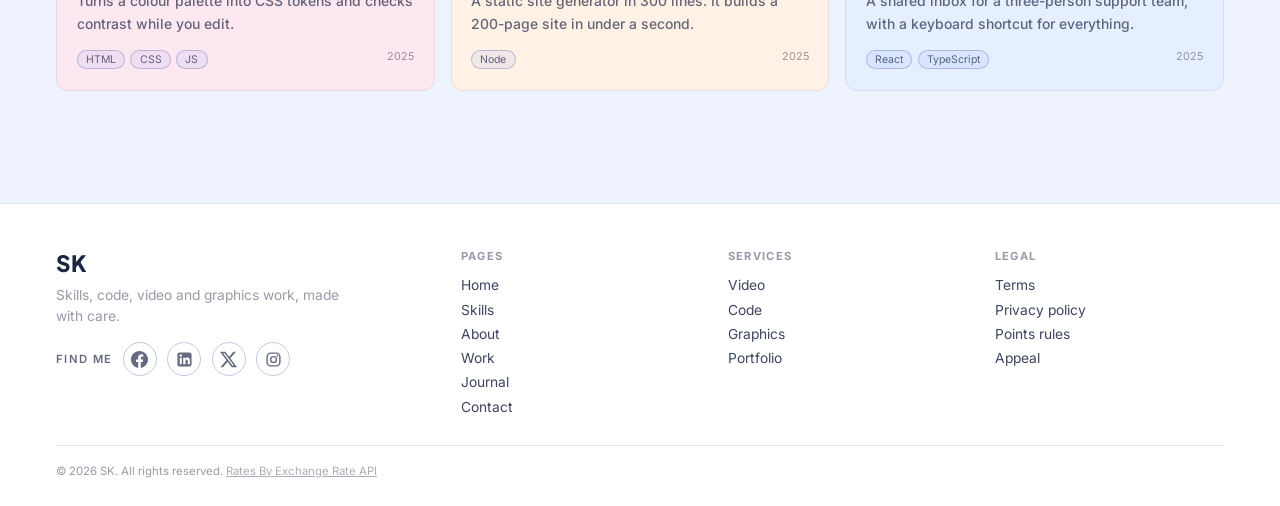
<file: portfolio.html>
<!DOCTYPE html>
<html lang="en">
<head>
<meta charset="utf-8">
<meta name="viewport" content="width=device-width, initial-scale=1, viewport-fit=cover">
<title>Portfolio · SK</title>
<meta name="description" content="Selected work by SK: websites, tools, graphics and video.">
<link rel="preconnect" href="https://fonts.googleapis.com">
<link rel="preconnect" href="https://fonts.gstatic.com" crossorigin>
<link rel="icon" type="image/svg+xml" href="favicon.svg">
<link rel="stylesheet" href="https://fonts.googleapis.com/css2?family=Plus+Jakarta+Sans:wght@500;600;700;800&family=Inter:wght@500;600;700&display=swap">
<link rel="stylesheet" href="https://fonts.googleapis.com/css2?family=Cormorant+Garamond:ital,wght@500;600&display=swap">
<link rel="stylesheet" href="style.css?v=2">

<link rel="stylesheet" href="portfolio.css?v=7">
<link rel="stylesheet" href="theme2.css?v=7">
</head>
<body>
<div class="bgfx" aria-hidden="true"><i class="a"></i><i class="b"></i></div>
<canvas class="snow" id="snow" aria-hidden="true"></canvas>
<svg width="0" height="0" style="position:absolute" aria-hidden="true" focusable="false"><symbol id="sp" viewBox="0 0 24 24"><path d="M12 0C12.6 7.2 16.8 11.4 24 12 16.8 12.6 12.6 16.8 12 24 11.4 16.8 7.2 12.6 0 12 7.2 11.4 11.4 7.2 12 0Z"/></symbol></svg>

<header class="top">
  <div class="wrap bar">
    <a class="brand" href="index.html" aria-label="SK, home">
      <svg viewBox="1.1 1.5 131.8 97.0" aria-hidden="true" focusable="false"><g fill="none" stroke="currentColor" stroke-width="6.5" stroke-linejoin="round" stroke-linecap="round"><polyline points="60.4,8 24.4,8 16.6,47 52.6,47 43.6,92 7.6,92"/><polyline points="84.4,8 67.6,92"/><polyline points="126.4,8 87.8,41"/><polyline points="76.8,51 107.6,92"/></g></svg>
    </a>
    <nav id="nav" aria-label="Main">
      <ul>
        <li><a href="index.html">Home</a></li>
        <li><a href="index.html#services">Skills</a></li>
        <li><a href="index.html#work">Work</a></li>
        <li><a href="about.html">About</a></li>
      </ul>
    </nav>
    <a class="btn btn-sm btn-rainbow" href="login.html" id="login-btn"><canvas class="rb" aria-hidden="true"></canvas>Login<svg class="st" style="--x:10%;--y:22%;--d:0s" viewBox="0 0 24 24" aria-hidden="true"><use href="#sp"/></svg><svg class="st" style="--x:84%;--y:56%;--d:1.2s" viewBox="0 0 24 24" aria-hidden="true"><use href="#sp"/></svg><svg class="st" style="--x:58%;--y:12%;--d:2.2s" viewBox="0 0 24 24" aria-hidden="true"><use href="#sp"/></svg><svg class="st" style="--x:32%;--y:68%;--d:.6s" viewBox="0 0 24 24" aria-hidden="true"><use href="#sp"/></svg></a>
    <button class="burger" id="burger" type="button" aria-expanded="false" aria-controls="nav">Menu</button>
  </div>
</header>

<main id="top">
<section class="pf-hero"><div class="wrap">
  <p class="pf-kicker">Portfolio</p>
  <h1>Work I am proud of</h1>
  <p class="lead">Websites and tools I built, plus my graphic design and video editing. Open a collection to see the pieces.</p>
</div></section>
<section class="pf-cats"><div class="wrap">
  <div class="pf-grid">
    <a class="card spot pf-cat" href="code.html"><span class="pf-n">01</span><h2>Code</h2><p>Websites, web apps and small tools, with the stack used for each.</p><span class="pf-go">Open code work <i aria-hidden="true">→</i></span></a>
    <a class="card spot pf-cat" href="graphics.html"><span class="pf-n">02</span><h2>Graphics</h2><p>Logos, posters and brand sheets.</p><span class="pf-go">Open graphics <i aria-hidden="true">→</i></span></a>
    <a class="card spot pf-cat" href="video.html"><span class="pf-n">03</span><h2>Video</h2><p>Edits, reels and motion pieces.</p><span class="pf-go">Open video work <i aria-hidden="true">→</i></span></a>
  </div>
</div></section>
<section class="pf-proj"><div class="wrap">
  <div class="sec-head"><h2>Selected projects</h2><p>A mix of client builds and my own tools, from small utilities to full dashboards.</p></div>
  <div class="proj-grid" id="proj-grid"></div>
</div></section>
</main>

<footer>
  <div class="wrap foot foot-big">
    <div class="foot-brand">
      <b class="foot-logo">SK</b>
      <p>Skills, code, video and graphics work, made with care.</p>
      <div class="follow">
      <span>Find me</span>
      <!-- Swap these for your own profile URLs. -->
      <a href="https://www.facebook.com" target="_blank" rel="noopener" aria-label="Facebook page" title="Facebook page"><svg viewBox="0 0 24 24" aria-hidden="true"><path fill="currentColor" stroke="none" d="M24 12.073c0-6.627-5.373-12-12-12s-12 5.373-12 12c0 5.99 4.388 10.954 10.125 11.854v-8.385H7.078v-3.47h3.047V9.43c0-3.007 1.792-4.669 4.533-4.669 1.312 0 2.686.235 2.686.235v2.953H15.83c-1.491 0-1.956.925-1.956 1.874v2.25h3.328l-.532 3.47h-2.796v8.385C19.612 23.027 24 18.062 24 12.073z"/></svg></a>
      <a href="https://www.linkedin.com" target="_blank" rel="noopener" aria-label="LinkedIn" title="LinkedIn"><svg viewBox="0 0 24 24" aria-hidden="true"><path fill="currentColor" stroke="none" fill-rule="evenodd" d="M5 2h14a3 3 0 0 1 3 3v14a3 3 0 0 1-3 3H5a3 3 0 0 1-3-3V5a3 3 0 0 1 3-3zM6.7 4.7a1.75 1.75 0 1 0 0 3.5 1.75 1.75 0 0 0 0-3.5zM5.2 9.5v9.3h3V9.5zM10.2 9.5v9.3h3.2v-4.5c0-1.2.2-2.3 1.7-2.3s1.5 1.3 1.5 2.4v4.4h3v-5c0-2.5-.6-4.5-3.6-4.5-1.5 0-2.5.7-2.9 1.5V9.5z"/></svg></a>
      <a href="https://x.com" target="_blank" rel="noopener" aria-label="X" title="X"><svg viewBox="0 0 24 24" aria-hidden="true"><path fill="currentColor" stroke="none" d="M18.901 1.153h3.68l-8.04 9.19L24 22.846h-7.406l-5.8-7.584-6.638 7.584H.474l8.6-9.83L0 1.154h7.594l5.243 6.932ZM17.61 20.644h2.039L6.486 3.24H4.298Z"/></svg></a>
      <a href="https://www.instagram.com" target="_blank" rel="noopener" aria-label="Instagram" title="Instagram"><svg viewBox="0 0 24 24" aria-hidden="true"><rect x="3" y="3" width="18" height="18" rx="5.2" fill="none" stroke="currentColor" stroke-width="2"/><circle cx="12" cy="12" r="4.1" fill="none" stroke="currentColor" stroke-width="2"/><circle cx="17.4" cy="6.6" r="1.25" fill="currentColor" stroke="none"/></svg></a>
    </div>
    </div>
    <nav class="foot-col" aria-label="Pages"><h3>Pages</h3>
      <a href="index.html">Home</a><a href="index.html#services">Skills</a><a href="about.html">About</a><a href="index.html#work">Work</a><a href="index.html#journal">Journal</a><a href="index.html#contact">Contact</a>
    </nav>
    <nav class="foot-col" aria-label="Services"><h3>Services</h3>
      <a href="video.html">Video</a><a href="code.html">Code</a><a href="graphics.html">Graphics</a><a href="portfolio.html">Portfolio</a>
    </nav>
    <nav class="foot-col" aria-label="Legal"><h3>Legal</h3>
      <a href="terms.html#terms">Terms</a><a href="terms.html#privacy">Privacy policy</a><a href="terms.html#points">Points rules</a><a href="appeal.html">Appeal</a>
    </nav>
    <div class="foot-bottom">© <span id="yr">2026</span> SK. All rights reserved. <a href="https://www.exchangerate-api.com" target="_blank" rel="noopener" style="color:inherit;opacity:.8">Rates By Exchange Rate API</a></div>
  </div>
</footer>

<script src="site-data.js" defer></script>
<script src="sk-defaults.js" defer></script>
<script src="sk-data.js" defer></script>
<script src="script.js" defer></script>
<script src="config.js" defer></script>
<script src="track.js" defer></script>
<script src="a11y.js" defer></script>
<script src="account.js" defer></script>
</body>
</html>
</file>
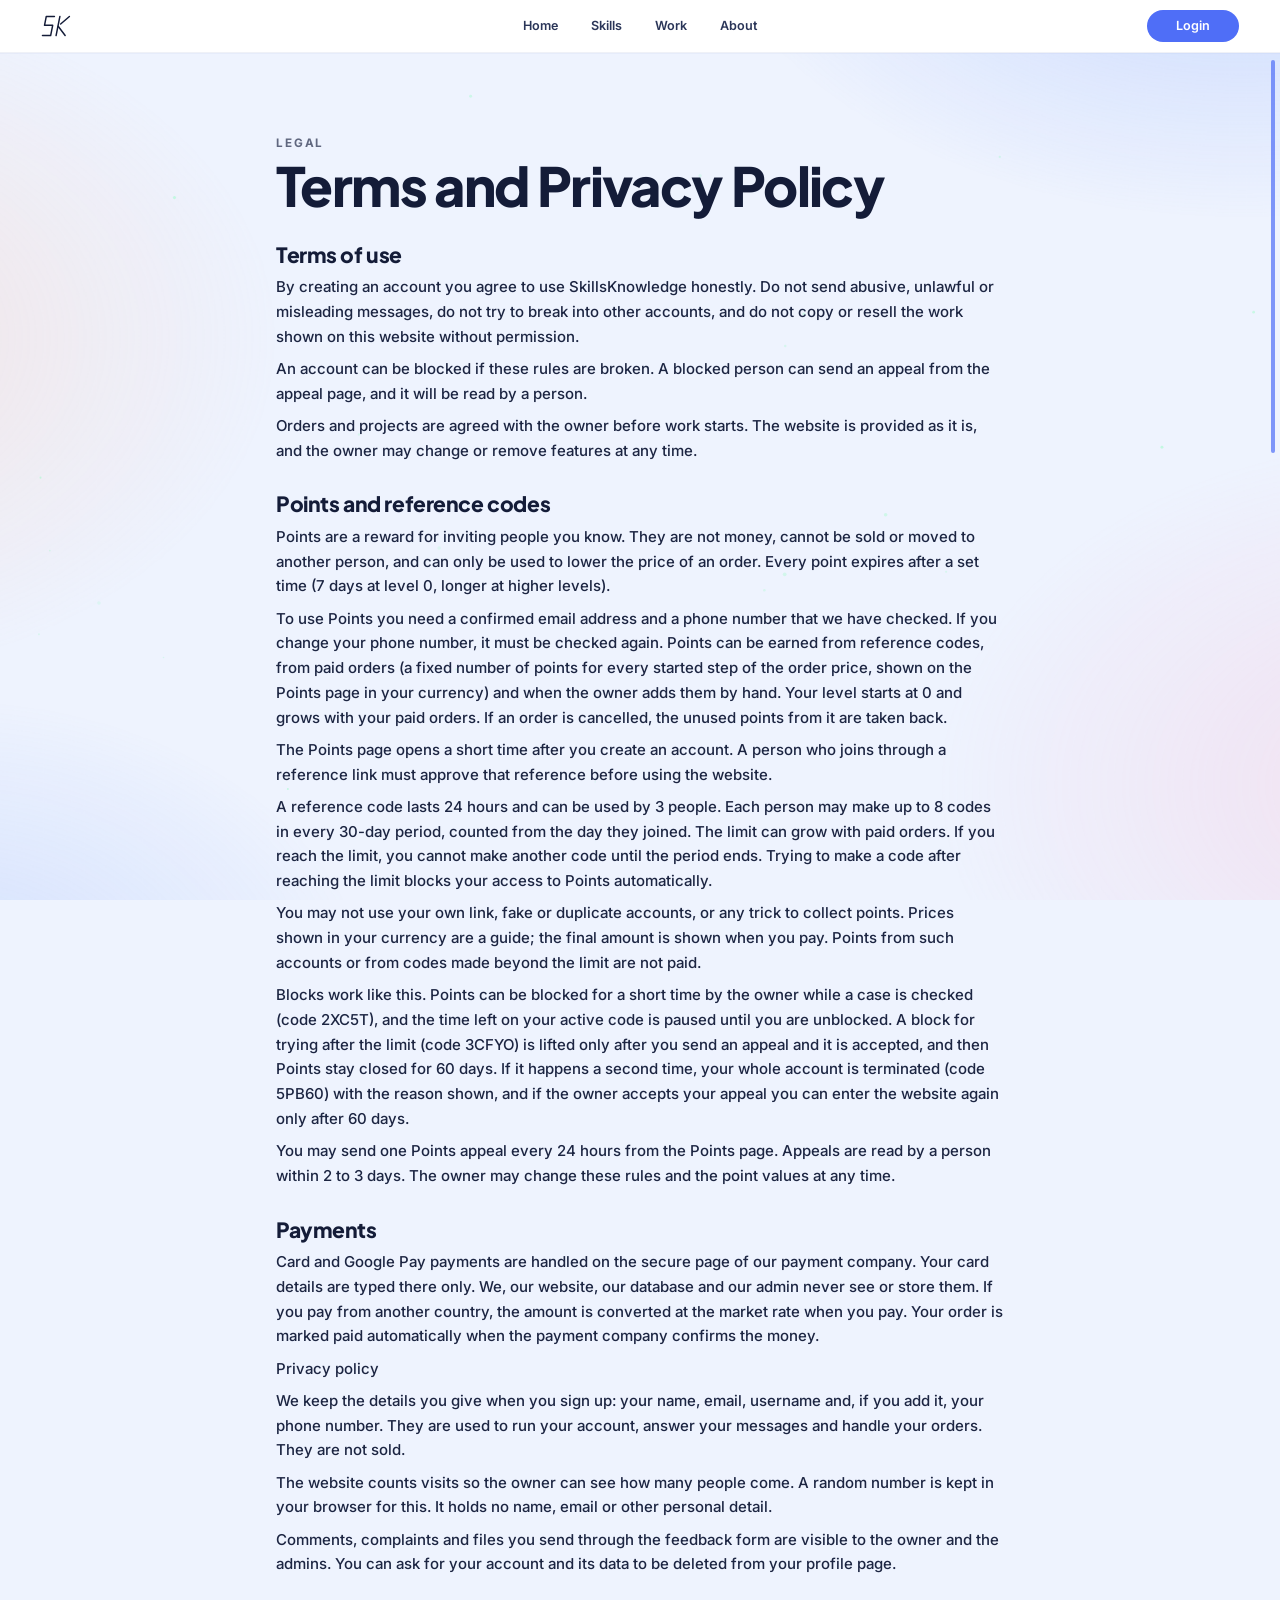
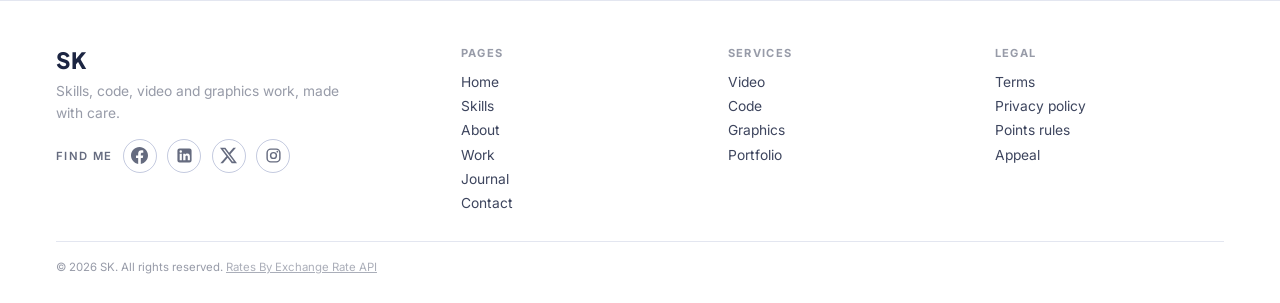
<file: terms.html>
<!DOCTYPE html>
<html lang="en">
<head>
<meta charset="utf-8">
<meta name="viewport" content="width=device-width, initial-scale=1, viewport-fit=cover">
<title>Terms and Privacy · SK</title>
<meta name="description" content="Terms of use and privacy policy for SkillsKnowledge accounts.">
<link rel="preconnect" href="https://fonts.googleapis.com">
<link rel="preconnect" href="https://fonts.gstatic.com" crossorigin>
<link rel="icon" type="image/svg+xml" href="favicon.svg">
<link rel="stylesheet" href="https://fonts.googleapis.com/css2?family=Plus+Jakarta+Sans:wght@500;600;700;800&family=Inter:wght@500;600;700&display=swap">
<link rel="stylesheet" href="https://fonts.googleapis.com/css2?family=Cormorant+Garamond:ital,wght@500;600&display=swap">
<link rel="stylesheet" href="style.css?v=2">

<link rel="stylesheet" href="portfolio.css?v=7">
<link rel="stylesheet" href="theme2.css?v=7">
</head>
<body>
<div class="bgfx" aria-hidden="true"><i class="a"></i><i class="b"></i></div>
<canvas class="snow" id="snow" aria-hidden="true"></canvas>
<svg width="0" height="0" style="position:absolute" aria-hidden="true" focusable="false"><symbol id="sp" viewBox="0 0 24 24"><path d="M12 0C12.6 7.2 16.8 11.4 24 12 16.8 12.6 12.6 16.8 12 24 11.4 16.8 7.2 12.6 0 12 7.2 11.4 11.4 7.2 12 0Z"/></symbol></svg>

<header class="top">
  <div class="wrap bar">
    <a class="brand" href="index.html" aria-label="SK, home">
      <svg viewBox="1.1 1.5 131.8 97.0" aria-hidden="true" focusable="false"><g fill="none" stroke="currentColor" stroke-width="6.5" stroke-linejoin="round" stroke-linecap="round"><polyline points="60.4,8 24.4,8 16.6,47 52.6,47 43.6,92 7.6,92"/><polyline points="84.4,8 67.6,92"/><polyline points="126.4,8 87.8,41"/><polyline points="76.8,51 107.6,92"/></g></svg>
    </a>
    <nav id="nav" aria-label="Main">
      <ul>
        <li><a href="index.html">Home</a></li>
        <li><a href="index.html#services">Skills</a></li>
        <li><a href="index.html#work">Work</a></li>
        <li><a href="about.html">About</a></li>
      </ul>
    </nav>
    <a class="btn btn-sm btn-rainbow" href="login.html" id="login-btn"><canvas class="rb" aria-hidden="true"></canvas>Login<svg class="st" style="--x:10%;--y:22%;--d:0s" viewBox="0 0 24 24" aria-hidden="true"><use href="#sp"/></svg><svg class="st" style="--x:84%;--y:56%;--d:1.2s" viewBox="0 0 24 24" aria-hidden="true"><use href="#sp"/></svg><svg class="st" style="--x:58%;--y:12%;--d:2.2s" viewBox="0 0 24 24" aria-hidden="true"><use href="#sp"/></svg><svg class="st" style="--x:32%;--y:68%;--d:.6s" viewBox="0 0 24 24" aria-hidden="true"><use href="#sp"/></svg></a>
    <button class="burger" id="burger" type="button" aria-expanded="false" aria-controls="nav">Menu</button>
  </div>
</header>

<main id="top">
<section class="pf-hero"><div class="wrap tm">
  <p class="pf-kicker">Legal</p>
  <h1>Terms and Privacy Policy</h1>
  <h2 id="terms">Terms of use</h2>
  <p>By creating an account you agree to use SkillsKnowledge honestly. Do not send abusive, unlawful or misleading messages, do not try to break into other accounts, and do not copy or resell the work shown on this website without permission.</p>
  <p>An account can be blocked if these rules are broken. A blocked person can send an appeal from the appeal page, and it will be read by a person.</p>
  <p>Orders and projects are agreed with the owner before work starts. The website is provided as it is, and the owner may change or remove features at any time.</p>
  <h2 id="points">Points and reference codes</h2>
  <p>Points are a reward for inviting people you know. They are not money, cannot be sold or moved to another person, and can only be used to lower the price of an order. Every point expires after a set time (7 days at level 0, longer at higher levels).</p>
  <p>To use Points you need a confirmed email address and a phone number that we have checked. If you change your phone number, it must be checked again. Points can be earned from reference codes, from paid orders (a fixed number of points for every started step of the order price, shown on the Points page in your currency) and when the owner adds them by hand. Your level starts at 0 and grows with your paid orders. If an order is cancelled, the unused points from it are taken back.</p>
  <p>The Points page opens a short time after you create an account. A person who joins through a reference link must approve that reference before using the website.</p>
  <p>A reference code lasts 24 hours and can be used by 3 people. Each person may make up to 8 codes in every 30-day period, counted from the day they joined. The limit can grow with paid orders. If you reach the limit, you cannot make another code until the period ends. Trying to make a code after reaching the limit blocks your access to Points automatically.</p>
  <p>You may not use your own link, fake or duplicate accounts, or any trick to collect points. Prices shown in your currency are a guide; the final amount is shown when you pay. Points from such accounts or from codes made beyond the limit are not paid.</p>
  <p>Blocks work like this. Points can be blocked for a short time by the owner while a case is checked (code 2XC5T), and the time left on your active code is paused until you are unblocked. A block for trying after the limit (code 3CFYO) is lifted only after you send an appeal and it is accepted, and then Points stay closed for 60 days. If it happens a second time, your whole account is terminated (code 5PB60) with the reason shown, and if the owner accepts your appeal you can enter the website again only after 60 days.</p>
  <p>You may send one Points appeal every 24 hours from the Points page. Appeals are read by a person within 2 to 3 days. The owner may change these rules and the point values at any time.</p>
  <h2 id="payments">Payments</h2>
  <p>Card and Google Pay payments are handled on the secure page of our payment company. Your card details are typed there only. We, our website, our database and our admin never see or store them. If you pay from another country, the amount is converted at the market rate when you pay. Your order is marked paid automatically when the payment company confirms the money.</p>
Privacy policy</h2>
  <p>We keep the details you give when you sign up: your name, email, username and, if you add it, your phone number. They are used to run your account, answer your messages and handle your orders. They are not sold.</p>
  <p>The website counts visits so the owner can see how many people come. A random number is kept in your browser for this. It holds no name, email or other personal detail.</p>
  <p>Comments, complaints and files you send through the feedback form are visible to the owner and the admins. You can ask for your account and its data to be deleted from your profile page.</p>
</div></section>
</main>

<footer>
  <div class="wrap foot foot-big">
    <div class="foot-brand">
      <b class="foot-logo">SK</b>
      <p>Skills, code, video and graphics work, made with care.</p>
      <div class="follow">
      <span>Find me</span>
      <!-- Swap these for your own profile URLs. -->
      <a href="https://www.facebook.com" target="_blank" rel="noopener" aria-label="Facebook page" title="Facebook page"><svg viewBox="0 0 24 24" aria-hidden="true"><path fill="currentColor" stroke="none" d="M24 12.073c0-6.627-5.373-12-12-12s-12 5.373-12 12c0 5.99 4.388 10.954 10.125 11.854v-8.385H7.078v-3.47h3.047V9.43c0-3.007 1.792-4.669 4.533-4.669 1.312 0 2.686.235 2.686.235v2.953H15.83c-1.491 0-1.956.925-1.956 1.874v2.25h3.328l-.532 3.47h-2.796v8.385C19.612 23.027 24 18.062 24 12.073z"/></svg></a>
      <a href="https://www.linkedin.com" target="_blank" rel="noopener" aria-label="LinkedIn" title="LinkedIn"><svg viewBox="0 0 24 24" aria-hidden="true"><path fill="currentColor" stroke="none" fill-rule="evenodd" d="M5 2h14a3 3 0 0 1 3 3v14a3 3 0 0 1-3 3H5a3 3 0 0 1-3-3V5a3 3 0 0 1 3-3zM6.7 4.7a1.75 1.75 0 1 0 0 3.5 1.75 1.75 0 0 0 0-3.5zM5.2 9.5v9.3h3V9.5zM10.2 9.5v9.3h3.2v-4.5c0-1.2.2-2.3 1.7-2.3s1.5 1.3 1.5 2.4v4.4h3v-5c0-2.5-.6-4.5-3.6-4.5-1.5 0-2.5.7-2.9 1.5V9.5z"/></svg></a>
      <a href="https://x.com" target="_blank" rel="noopener" aria-label="X" title="X"><svg viewBox="0 0 24 24" aria-hidden="true"><path fill="currentColor" stroke="none" d="M18.901 1.153h3.68l-8.04 9.19L24 22.846h-7.406l-5.8-7.584-6.638 7.584H.474l8.6-9.83L0 1.154h7.594l5.243 6.932ZM17.61 20.644h2.039L6.486 3.24H4.298Z"/></svg></a>
      <a href="https://www.instagram.com" target="_blank" rel="noopener" aria-label="Instagram" title="Instagram"><svg viewBox="0 0 24 24" aria-hidden="true"><rect x="3" y="3" width="18" height="18" rx="5.2" fill="none" stroke="currentColor" stroke-width="2"/><circle cx="12" cy="12" r="4.1" fill="none" stroke="currentColor" stroke-width="2"/><circle cx="17.4" cy="6.6" r="1.25" fill="currentColor" stroke="none"/></svg></a>
    </div>
    </div>
    <nav class="foot-col" aria-label="Pages"><h3>Pages</h3>
      <a href="index.html">Home</a><a href="index.html#services">Skills</a><a href="about.html">About</a><a href="index.html#work">Work</a><a href="index.html#journal">Journal</a><a href="index.html#contact">Contact</a>
    </nav>
    <nav class="foot-col" aria-label="Services"><h3>Services</h3>
      <a href="video.html">Video</a><a href="code.html">Code</a><a href="graphics.html">Graphics</a><a href="portfolio.html">Portfolio</a>
    </nav>
    <nav class="foot-col" aria-label="Legal"><h3>Legal</h3>
      <a href="terms.html#terms">Terms</a><a href="terms.html#privacy">Privacy policy</a><a href="terms.html#points">Points rules</a><a href="appeal.html">Appeal</a>
    </nav>
    <div class="foot-bottom">© <span id="yr">2026</span> SK. All rights reserved. <a href="https://www.exchangerate-api.com" target="_blank" rel="noopener" style="color:inherit;opacity:.8">Rates By Exchange Rate API</a></div>
  </div>
</footer>

<script src="site-data.js" defer></script>
<script src="sk-defaults.js" defer></script>
<script src="sk-data.js" defer></script>
<script src="script.js" defer></script>
<script src="config.js" defer></script>
<script src="track.js" defer></script>
<script src="a11y.js" defer></script>
<script src="account.js" defer></script>
</body>
</html>
</file>
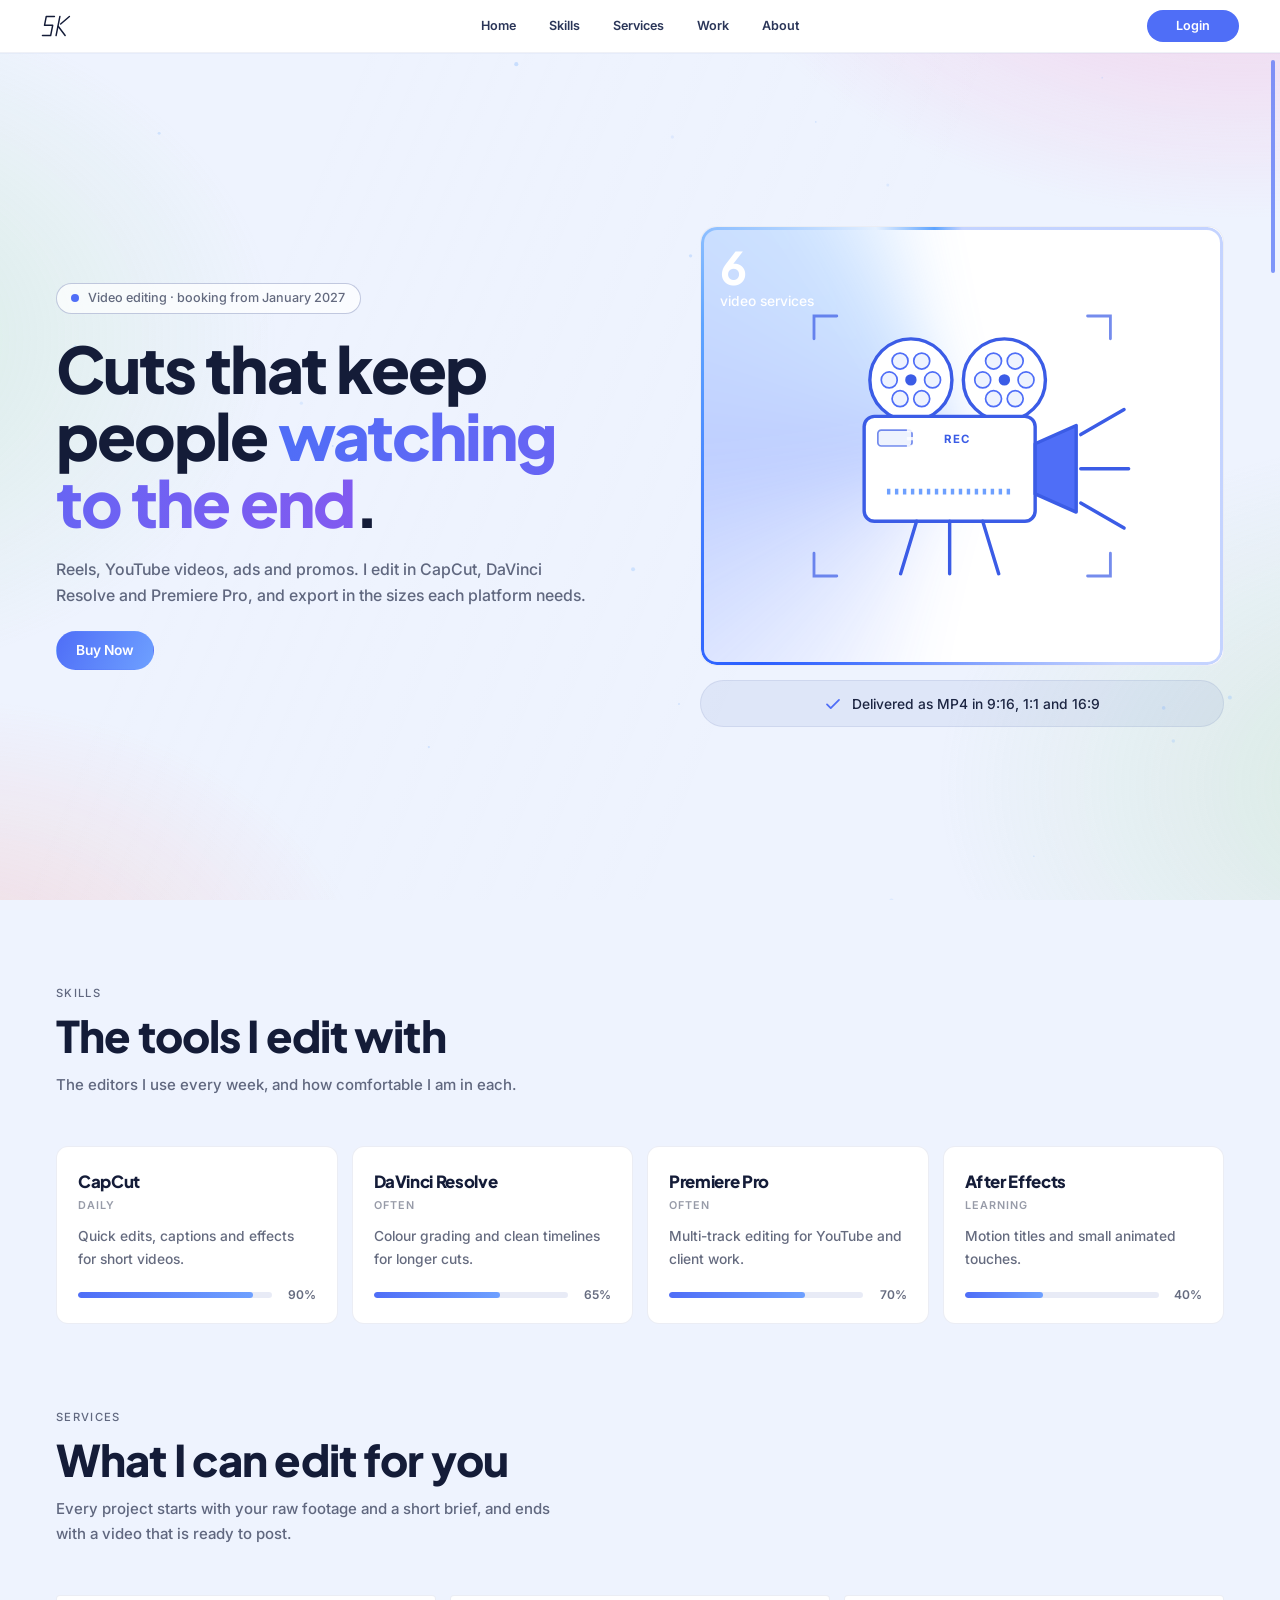
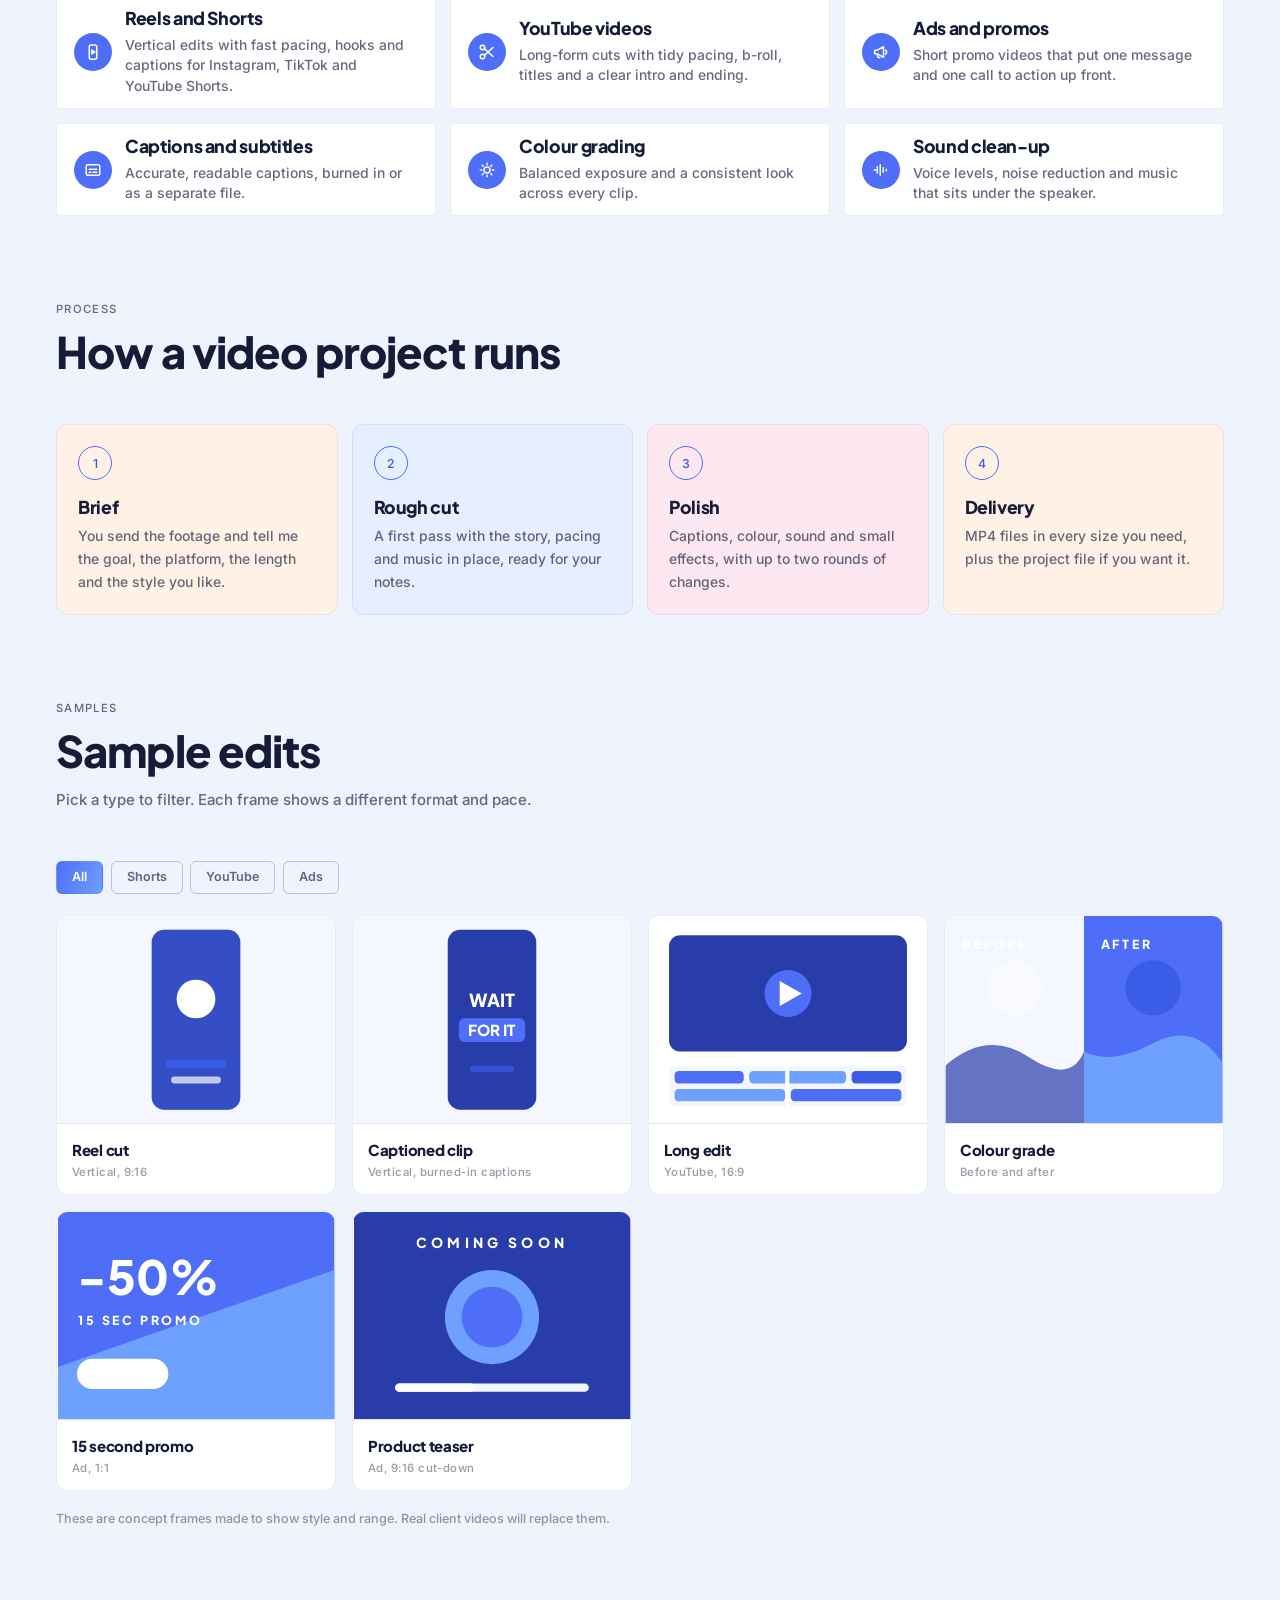
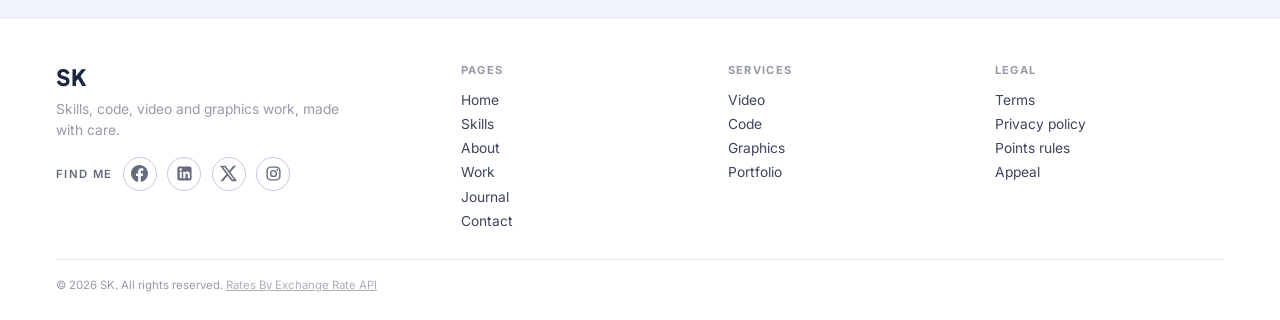
<file: video.html>
<!DOCTYPE html>
<html lang="en">
<head>
<meta charset="utf-8">
<meta name="viewport" content="width=device-width, initial-scale=1, viewport-fit=cover">
<title>SK Video Editing</title>
<meta name="description" content="Video editing skills, tools and sample work by SK.">
<link rel="preconnect" href="https://fonts.googleapis.com">
<link rel="preconnect" href="https://fonts.gstatic.com" crossorigin>
<link rel="icon" type="image/svg+xml" href="favicon.svg">
<link rel="stylesheet" href="https://fonts.googleapis.com/css2?family=Plus+Jakarta+Sans:wght@500;600;700;800&family=Inter:wght@500;600;700&display=swap">
<link rel="stylesheet" href="style.css?v=2">
<link rel="stylesheet" href="graphics.css">
<link rel="stylesheet" href="video.css">
<link rel="stylesheet" href="theme2.css?v=7">
</head>
<body data-br>
<div class="bgfx" aria-hidden="true"><i class="a"></i><i class="b"></i></div>
<canvas class="snow" id="snow" aria-hidden="true"></canvas>
<svg width="0" height="0" style="position:absolute" aria-hidden="true" focusable="false"><symbol id="sp" viewBox="0 0 24 24"><path d="M12 0C12.6 7.2 16.8 11.4 24 12 16.8 12.6 12.6 16.8 12 24 11.4 16.8 7.2 12.6 0 12 7.2 11.4 11.4 7.2 12 0Z"/></symbol></svg>

<header class="top">
  <div class="wrap bar">
    <a class="brand" href="index.html" aria-label="SK, home">
      <svg viewBox="1.1 1.5 131.8 97.0" aria-hidden="true" focusable="false"><g fill="none" stroke="currentColor" stroke-width="6.5" stroke-linejoin="round" stroke-linecap="round"><polyline points="60.4,8 24.4,8 16.6,47 52.6,47 43.6,92 7.6,92"/><polyline points="84.4,8 67.6,92"/><polyline points="126.4,8 87.8,41"/><polyline points="76.8,51 107.6,92"/></g></svg>
    </a>
    <nav id="nav" aria-label="Main">
      <ul>
        <li><a href="index.html">Home</a></li>
        <li><a href="#tools">Skills</a></li>
        <li><a href="#services">Services</a></li>
        <li><a href="#work">Work</a></li>
              </ul>
    </nav>
    <a class="btn btn-sm btn-rainbow" href="login.html" id="login-btn"><canvas class="rb" aria-hidden="true"></canvas>Login<svg class="st" style="--x:10%;--y:22%;--d:0s" viewBox="0 0 24 24" aria-hidden="true"><use href="#sp"/></svg><svg class="st" style="--x:84%;--y:56%;--d:1.2s" viewBox="0 0 24 24" aria-hidden="true"><use href="#sp"/></svg><svg class="st" style="--x:58%;--y:12%;--d:2.2s" viewBox="0 0 24 24" aria-hidden="true"><use href="#sp"/></svg><svg class="st" style="--x:32%;--y:68%;--d:.6s" viewBox="0 0 24 24" aria-hidden="true"><use href="#sp"/></svg></a>
    <button class="burger" id="burger" type="button" aria-expanded="false" aria-controls="nav">Menu</button>
  </div>
</header>

<main id="top">
  <section class="hero">
    <div class="wrap hero-grid">
      <div class="hero-copy">
        <p class="pill"><span class="dot"></span>Video editing · booking from January 2027</p>
        <h1>Cuts that keep people <span class="gt">watching to the end</span>.</h1>
        <p class="lead">Reels, YouTube videos, ads and promos. I edit in CapCut, DaVinci Resolve and Premiere Pro, and export in the sizes each platform needs.</p>
        <div class="cta-row">
          <a class="btn btn-solid btn-shine" href="checkout.html?item=video">Buy Now</a>
        </div>
      </div>

      <div class="bento" aria-label="Design canvas">
        <div class="tile t-shape t-studio vid">
          <div class="stat"><b class="gt" data-count="6" data-suffix="">6</b><span>video services</span></div>
          <div class="mark" role="img" aria-label="A classic film camera with two turning reels, running film and a flickering light beam"><svg class="cam" viewBox="0 0 300 300" aria-hidden="true"><g class="brk"><path d="M20 56V36h20M280 56V36h-20M20 244v20h20M280 244v20h-20"/></g><g class="reel r1"><circle class="rc" cx="105" cy="92" r="36"/><circle class="rh" cx="124.0" cy="92.0" r="7"/><circle class="rh" cx="114.5" cy="108.5" r="7"/><circle class="rh" cx="95.5" cy="108.5" r="7"/><circle class="rh" cx="86.0" cy="92.0" r="7"/><circle class="rh" cx="95.5" cy="75.5" r="7"/><circle class="rh" cx="114.5" cy="75.5" r="7"/><circle class="rd" cx="105" cy="92" r="5"/></g><g class="reel r2"><circle class="rc" cx="187" cy="92" r="36"/><circle class="rh" cx="206.0" cy="92.0" r="7"/><circle class="rh" cx="196.5" cy="108.5" r="7"/><circle class="rh" cx="177.5" cy="108.5" r="7"/><circle class="rh" cx="168.0" cy="92.0" r="7"/><circle class="rh" cx="177.5" cy="75.5" r="7"/><circle class="rh" cx="196.5" cy="75.5" r="7"/><circle class="rd" cx="187" cy="92" r="5"/></g><rect class="body" x="64" y="124" width="150" height="92" rx="9"/><path class="lens" d="M214 148L250 132V208L214 192Z"/><rect class="vf" x="76" y="136" width="30" height="14" rx="3"/><circle class="rec" cx="124" cy="143" r="4.5"/><text class="rect-t" x="134" y="147">REC</text><path class="film" d="M105 128V158Q105 168 115 168H169Q179 168 179 158V128"/><path class="film2" d="M84 190H196"/><g class="beam"><path d="M254 140L292 118"/><path d="M254 170L296 170"/><path d="M254 200L292 222"/></g><path class="stand" d="M110 216L96 262M168 216L182 262M139 216V262"/></svg></div>
        </div>
        <div class="tile t-pill"><svg viewBox="0 0 24 24" aria-hidden="true"><path d="M4 12.5l5 5L20 6.5"/></svg>Delivered as MP4 in 9:16, 1:1 and 16:9</div>
      </div>
    </div>
  </section>

  <section id="tools" class="g-sec">
    <div class="wrap">
      <div class="sec-head">
        <p class="eyebrow" style="margin:0">skills</p>
        <h2>The tools I edit with</h2>
        <p>The editors I use every week, and how comfortable I am in each.</p>
      </div>
      <div class="tools-grid" id="tools-grid"></div>
    </div>
  </section>

  <section id="services" class="g-sec tight">
    <div class="wrap">
      <div class="sec-head">
        <p class="eyebrow" style="margin:0">services</p>
        <h2>What I can edit for you</h2>
        <p>Every project starts with your raw footage and a short brief, and ends with a video that is ready to post.</p>
      </div>
      <div class="svc-grid" id="svc-grid"></div>
    </div>
  </section>

  <section id="process" class="g-sec tight">
    <div class="wrap">
      <div class="sec-head">
        <p class="eyebrow" style="margin:0">process</p>
        <h2>How a video project runs</h2>
      </div>
      <div class="steps" id="steps"></div>
    </div>
  </section>

  <section id="work" class="g-sec tight">
    <div class="wrap">
      <div class="sec-head">
        <p class="eyebrow" style="margin:0">samples</p>
        <h2>Sample edits</h2>
        <p>Pick a type to filter. Each frame shows a different format and pace.</p>
      </div>
      <div class="tabs" role="group" aria-label="Filter samples">
        <button class="tab" type="button" data-filter="all" aria-pressed="true">All</button>
        <button class="tab" type="button" data-filter="shorts" aria-pressed="false">Shorts</button>
        <button class="tab" type="button" data-filter="youtube" aria-pressed="false">YouTube</button>
        <button class="tab" type="button" data-filter="ads" aria-pressed="false">Ads</button>
      </div>
      <div class="works" id="works"></div>
      <p class="note">These are concept frames made to show style and range. Real client videos will replace them.</p>
    </div>
  </section>
</main>

<footer>
  <div class="wrap foot foot-big">
    <div class="foot-brand">
      <b class="foot-logo">SK</b>
      <p>Skills, code, video and graphics work, made with care.</p>
      <div class="follow">
      <span>Find me</span>
      <!-- Swap these for your own profile URLs. -->
      <a href="https://www.facebook.com" target="_blank" rel="noopener" aria-label="Facebook page" title="Facebook page"><svg viewBox="0 0 24 24" aria-hidden="true"><path fill="currentColor" stroke="none" d="M24 12.073c0-6.627-5.373-12-12-12s-12 5.373-12 12c0 5.99 4.388 10.954 10.125 11.854v-8.385H7.078v-3.47h3.047V9.43c0-3.007 1.792-4.669 4.533-4.669 1.312 0 2.686.235 2.686.235v2.953H15.83c-1.491 0-1.956.925-1.956 1.874v2.25h3.328l-.532 3.47h-2.796v8.385C19.612 23.027 24 18.062 24 12.073z"/></svg></a>
      <a href="https://www.linkedin.com" target="_blank" rel="noopener" aria-label="LinkedIn" title="LinkedIn"><svg viewBox="0 0 24 24" aria-hidden="true"><path fill="currentColor" stroke="none" fill-rule="evenodd" d="M5 2h14a3 3 0 0 1 3 3v14a3 3 0 0 1-3 3H5a3 3 0 0 1-3-3V5a3 3 0 0 1 3-3zM6.7 4.7a1.75 1.75 0 1 0 0 3.5 1.75 1.75 0 0 0 0-3.5zM5.2 9.5v9.3h3V9.5zM10.2 9.5v9.3h3.2v-4.5c0-1.2.2-2.3 1.7-2.3s1.5 1.3 1.5 2.4v4.4h3v-5c0-2.5-.6-4.5-3.6-4.5-1.5 0-2.5.7-2.9 1.5V9.5z"/></svg></a>
      <a href="https://x.com" target="_blank" rel="noopener" aria-label="X" title="X"><svg viewBox="0 0 24 24" aria-hidden="true"><path fill="currentColor" stroke="none" d="M18.901 1.153h3.68l-8.04 9.19L24 22.846h-7.406l-5.8-7.584-6.638 7.584H.474l8.6-9.83L0 1.154h7.594l5.243 6.932ZM17.61 20.644h2.039L6.486 3.24H4.298Z"/></svg></a>
      <a href="https://www.instagram.com" target="_blank" rel="noopener" aria-label="Instagram" title="Instagram"><svg viewBox="0 0 24 24" aria-hidden="true"><rect x="3" y="3" width="18" height="18" rx="5.2" fill="none" stroke="currentColor" stroke-width="2"/><circle cx="12" cy="12" r="4.1" fill="none" stroke="currentColor" stroke-width="2"/><circle cx="17.4" cy="6.6" r="1.25" fill="currentColor" stroke="none"/></svg></a>
    </div>
    </div>
    <nav class="foot-col" aria-label="Pages"><h3>Pages</h3>
      <a href="index.html">Home</a><a href="index.html#services">Skills</a><a href="about.html">About</a><a href="index.html#work">Work</a><a href="index.html#journal">Journal</a><a href="index.html#contact">Contact</a>
    </nav>
    <nav class="foot-col" aria-label="Services"><h3>Services</h3>
      <a href="video.html">Video</a><a href="code.html">Code</a><a href="graphics.html">Graphics</a><a href="portfolio.html">Portfolio</a>
    </nav>
    <nav class="foot-col" aria-label="Legal"><h3>Legal</h3>
      <a href="terms.html#terms">Terms</a><a href="terms.html#privacy">Privacy policy</a><a href="terms.html#points">Points rules</a><a href="appeal.html">Appeal</a>
    </nav>
    <div class="foot-bottom">© <span id="yr">2026</span> SK. All rights reserved. <a href="https://www.exchangerate-api.com" target="_blank" rel="noopener" style="color:inherit;opacity:.8">Rates By Exchange Rate API</a></div>
  </div>
</footer>


<script src="site-data.js" defer></script>
<script src="sk-defaults.js" defer></script>
<script src="sk-data.js" defer></script>
<script src="script.js" defer></script>
<script src="config.js" defer></script>
<script src="track.js" defer></script>
<script src="a11y.js" defer></script>
<script src="account.js" defer></script>
<script src="video.js" defer></script>
</body>
</html>
</file>
<file: style.css>
html{margin:0}
/* Layout: one long left-aligned scroll. Hero is a bento of tiles (stat + gem, code card, years, pill),
   then a tool marquee, stats, services with a tall feature card, tilted ID card about,
   skill groups, an asymmetric project grid, process steps, journal, contact. Dark and glossy, colour shifts with scroll, vivid two-tone stages. */
:root{
  /* colour triplets: JS rewrites these while you scroll (green > purple > navy > rose > teal) */
  --acc:5,250,107; --acc2:127,251,65; --hi:143,255,190; --deep:13,119,57; --bg-rgb:6,35,18; --card-rgb:13,54,30; --cardhi-rgb:17,79,43; --tint:184,255,213; --ink-rgb:2,28,13;
  --bg:rgb(var(--bg-rgb)); --bg-raise:rgb(var(--card-rgb)); --card:rgb(var(--card-rgb)); --card-hi:rgb(var(--cardhi-rgb));
  --line:rgba(var(--tint),.18); --line-hi:rgba(var(--tint),.4);
  --fg:#edf1ef; --muted:rgba(var(--tint),.72); --dim:rgba(var(--tint),.48);
  --leaf:rgb(var(--acc)); --leaf-hi:rgb(var(--hi)); --leaf-deep:rgb(var(--deep)); --sun:#e9c46a; --ink:rgb(var(--ink-rgb));
  --f-display:"Plus Jakarta Sans","Segoe UI",system-ui,sans-serif;
  --f-body:"Inter",system-ui,-apple-system,"Segoe UI",sans-serif;
  --f-mono:var(--f-body);
  --r-s:6px; --r-m:4px; --r-l:5px;
  color-scheme: dark;
}
*{box-sizing:border-box}
html{font-size:15px;scroll-padding-top:68px;overflow-x:clip;scrollbar-width:none}
html::-webkit-scrollbar{display:none}
.sbar{position:fixed;right:5px;top:60px;width:4px;height:60px;border-radius:2px;background:rgba(var(--hi),.6);pointer-events:none;z-index:60;opacity:0;transition:opacity .3s;will-change:transform}
.sbar.on{opacity:1}
@media (prefers-reduced-motion:no-preference){html{scroll-behavior:smooth}}
body{margin:0;background-color:var(--bg);color:var(--fg);font:400 1rem/1.65 var(--f-body);-webkit-font-smoothing:antialiased;overflow-x:clip}
.bgfx{position:fixed;inset:0;z-index:-1;pointer-events:none;overflow:hidden}
.bgfx i{position:absolute;inset:-12%;will-change:transform,filter;backface-visibility:hidden}
.bgfx .a{background:radial-gradient(1000px 700px at 85% -2%,rgba(5,250,107,.52),transparent 62%),radial-gradient(900px 620px at -4% 38%,rgba(5,250,107,.26),transparent 62%)}
.bgfx .b{background:radial-gradient(900px 640px at 100% 78%,rgba(127,251,65,.36),transparent 62%),radial-gradient(800px 560px at 6% 100%,rgba(127,251,65,.28),transparent 62%),radial-gradient(520px 360px at 46% 48%,rgba(127,251,65,.11),transparent 70%)}
@media (prefers-reduced-motion:no-preference){.bgfx .a{animation:drift1 22s ease-in-out infinite alternate}.bgfx .b{animation:drift2 28s ease-in-out infinite alternate}}
@keyframes drift1{to{transform:translate3d(-3%,3%,0) scale(1.06)}}
@keyframes drift2{to{transform:translate3d(3%,-2%,0) scale(1.08)}}
.snow{position:fixed;inset:0;width:100%;height:100%;z-index:-1;pointer-events:none}
.gt{background:linear-gradient(100deg,rgb(var(--hi)),rgb(var(--acc2)));-webkit-background-clip:text;background-clip:text;color:transparent}
body::before{content:"";position:fixed;inset:0 0 auto;height:env(safe-area-inset-top,0px);background:var(--bg);z-index:30}
h1,h2,h3,p,ul,dl,dd{margin:0}
h1,h2,h3{font-family:var(--f-display);font-weight:700;letter-spacing:-.02em;text-wrap:balance}
a{color:inherit}
:focus-visible{outline:2px solid var(--leaf-hi);outline-offset:3px;border-radius:4px}
.wrap{width:100%;max-width:1200px;margin-left:auto;margin-right:auto;padding-left:max(16px,env(safe-area-inset-left,0px));padding-right:max(16px,env(safe-area-inset-right,0px))}
section{padding-block:clamp(56px,9vw,112px)}
.eyebrow{font:500 .75rem/1 var(--f-mono);letter-spacing:.12em;text-transform:uppercase;color:var(--leaf-hi);margin-bottom:1rem}
h2{font-size:clamp(1.8rem,4.2vw,2.9rem);line-height:1.08}
.sec-head{display:grid;gap:.9rem;max-width:40rem;margin-bottom:clamp(28px,5vw,48px)}
.sec-head p{color:var(--muted);max-width:34rem}

/* buttons */
.btn{display:inline-flex;align-items:center;justify-content:center;gap:.55rem;padding:.78rem 1.4rem;border-radius:10px;font:600 .95rem/1 var(--f-body);text-decoration:none;border:1px solid transparent;cursor:pointer;transition:background .25s,border-color .25s,filter .25s,color .25s}
.btn-solid{background:rgb(var(--acc));color:var(--ink)}
.btn-solid:hover{filter:brightness(1.1)}
.btn-ghost{border-color:var(--line-hi);color:var(--fg);background:transparent}
.btn-ghost:hover{border-color:var(--leaf-hi)}
.btn-sm{padding:.58rem 1.1rem;font-size:.84rem}
/* Get in touch: whole button floods with a 3-colour mix on hover */
.btn-rainbow{position:relative;overflow:hidden;isolation:isolate;border:0;min-width:92px;padding:calc(.58rem + 1px) calc(1.1rem + 1px);color:var(--ink);background:rgb(var(--acc))}
.btn-rainbow .rb{position:absolute;inset:0;z-index:-1;width:100%;height:100%;opacity:0;transition:opacity .4s ease}
.btn-rainbow:hover .rb,.btn-rainbow:focus-visible .rb{opacity:1}
.btn-rainbow:hover,.btn-rainbow:focus-visible{color:#06080c}
.btn-rainbow:hover{filter:none}
.btn-rainbow .st{position:absolute;left:var(--x);top:var(--y);width:9px;height:9px;margin:-4.5px 0 0 -4.5px;fill:#fff;opacity:0;pointer-events:none}
.btn-rainbow:hover .st,.btn-rainbow:focus-visible .st{animation:twk 1.5s ease-in-out calc(var(--d,0s)*.25) infinite}
@keyframes twk{0%,100%{opacity:0;transform:scale(.2) rotate(0)}50%{opacity:1;transform:scale(1) rotate(70deg)}}
@keyframes flow{to{background-position:-300% 0}}
/* See my work and Hire me keep their original look */
.btn-shine.btn-solid{background:linear-gradient(115deg,rgb(var(--acc)),rgb(var(--acc2)))}
.btn-shine,.btn-magic{border-radius:var(--r-s);padding:.8rem 1.25rem;font-size:.92rem}
/* See my work: one green shine sweep on hover */
.btn-shine{position:relative;overflow:hidden;isolation:isolate}
.btn-shine::after{content:"";position:absolute;z-index:-1;top:0;bottom:0;left:-70%;width:55%;background:linear-gradient(100deg,transparent,rgba(var(--hi),.9) 50%,transparent);transform:skewX(-20deg);opacity:0;pointer-events:none}
.btn-shine:hover::after,.btn-shine:focus-visible::after{animation:shine .75s ease-out forwards}
@keyframes shine{from{left:-70%;opacity:1}to{left:130%;opacity:1}}
/* Hire me: black fill and a quick pop of white sparkles that settles after about a second */
.btn-magic{position:relative;border-color:transparent;background:rgba(var(--tint),.1)}
.btn-magic:hover,.btn-magic:focus-visible{background:#000;border-color:transparent;color:#fff}
.btn-magic .sp{position:absolute;left:50%;top:50%;width:var(--s,14px);height:var(--s,14px);margin:calc(var(--s,14px)/-2) 0 0 calc(var(--s,14px)/-2);fill:#fff;opacity:0;pointer-events:none;transform:scale(0)}
.btn-magic:hover .sp,.btn-magic:focus-visible .sp{animation:pop 1.15s cubic-bezier(.16,1,.3,1) var(--d,0s) 1 both}
@keyframes pop{
  0%{opacity:0;transform:translate(0,0) scale(0) rotate(0)}
  10%{opacity:1;transform:translate(calc(var(--x)*.5),calc(var(--y)*.5)) scale(1.6) rotate(40deg)}
  55%{opacity:1;transform:translate(var(--x),var(--y)) scale(1) rotate(110deg)}
  100%{opacity:0;transform:translate(calc(var(--x)*1.1),calc(var(--y)*1.1 + 4px)) scale(0) rotate(170deg)}}

/* header */
.top{position:sticky;top:env(safe-area-inset-top,0px);z-index:20;background:rgba(var(--bg-rgb),.94);border-bottom:1px solid var(--line)}
.bar{display:flex;align-items:center;gap:1rem;min-height:52px;position:relative}
.brand{display:flex;align-items:center;gap:.65rem;text-decoration:none;font:700 1.12rem var(--f-display);letter-spacing:-.01em;margin-right:auto}
.brand svg{display:block;height:22px;width:auto}
.top nav ul{display:flex;gap:.2rem;list-style:none;padding:0;margin:0}
.top nav a{--c1:var(--acc);--c2:var(--acc2);position:relative;overflow:hidden;isolation:isolate;display:block;padding:.36rem .75rem;border-radius:var(--r-s);font-size:.84rem;font-weight:500;color:#fff;text-decoration:none;transition:color .2s,text-shadow .2s}
/* no box on hover: a coloured shine sweeps across, like See my work */
.top nav a::after{content:"";position:absolute;z-index:-1;top:0;bottom:0;left:-70%;width:55%;background:linear-gradient(100deg,transparent,rgba(var(--c1),.75) 35%,rgba(var(--c2),.75) 65%,transparent);transform:skewX(-20deg);opacity:0;pointer-events:none}
.top nav a:hover,.top nav a:focus-visible{color:rgb(var(--c1));text-shadow:0 0 12px rgba(var(--c2),.65)}
.top nav a:hover::after,.top nav a:focus-visible::after{animation:shine .75s ease-out forwards}
.burger{display:none;background:none;border:1px solid var(--line-hi);color:var(--fg);padding:.36rem .75rem;border-radius:var(--r-s);font:500 .8rem var(--f-mono);cursor:pointer}
@media (max-width:860px){
  .burger{display:block}
  .top nav{display:none;position:absolute;left:0;right:0;top:100%;background:var(--bg-raise);border:1px solid var(--line);border-radius:0 0 var(--r-m) var(--r-m);padding:.6rem}
  .top nav.open{display:block}
  .top nav ul{flex-direction:column}
  .top nav a{padding:.8rem}
}
@media (max-width:520px){.bar>.btn{display:none}}

/* hero */
.hero{position:relative;overflow:hidden;padding-block:clamp(24px,5vh,64px)}
.hero::before{content:"";position:absolute;inset:0;pointer-events:none;background:linear-gradient(112deg,transparent 22%,rgba(255,255,255,.04) 38%,transparent 62%)}
.hero-grid{position:relative;display:grid;grid-template-columns:minmax(0,1.05fr) minmax(0,.95fr);gap:clamp(28px,5vw,64px);align-items:center}
.hero-copy{display:grid;gap:clamp(.8rem,2.4vh,1.4rem);justify-items:start}
.pill{display:inline-flex;align-items:center;gap:.6rem;padding:.42rem .95rem;border:1px solid var(--line-hi);border-radius:999px;font:500 .84rem/1.3 var(--f-body);color:var(--muted);background:rgba(var(--card-rgb),.7)}
.dot{width:8px;height:8px;border-radius:50%;background:var(--leaf);box-shadow:0 0 0 0 rgba(var(--acc),.6);animation:ping 2.4s infinite}
@keyframes ping{70%{box-shadow:0 0 0 9px rgba(var(--acc),0)}100%{box-shadow:0 0 0 0 rgba(var(--acc),0)}}
h1{font-size:clamp(2.3rem,min(5vw,8.4vh),4.4rem);line-height:1.05;font-weight:800;letter-spacing:-.03em}
.lead{color:var(--muted);font-size:clamp(.95rem,1.4vw,1.06rem);max-width:36rem}
.cta-row{display:flex;flex-wrap:wrap;gap:.8rem}
.follow{display:flex;align-items:center;gap:.7rem;font:600 .75rem var(--f-body);color:var(--muted);text-transform:uppercase;letter-spacing:.12em}
.follow a{display:grid;place-items:center;width:40px;height:40px;border-radius:50%;border:1px solid var(--line-hi);color:var(--muted);text-decoration:none;transition:background .2s,color .2s,border-color .2s,translate .2s}
.follow svg{width:19px;height:19px;stroke:currentColor;fill:none;stroke-width:1.7;stroke-linecap:round;stroke-linejoin:round}
.follow a:hover{background:var(--leaf);color:var(--ink);border-color:var(--leaf);translate:0 -2px}
@media (prefers-reduced-motion:no-preference){
  .hero-copy>*{animation:up .8s cubic-bezier(.2,.7,.2,1) both}
  .hero-copy>:nth-child(2){animation-delay:.08s}.hero-copy>:nth-child(3){animation-delay:.16s}
  .hero-copy>:nth-child(4){animation-delay:.24s}.hero-copy>:nth-child(5){animation-delay:.32s}
  .bento .tile{animation:up .9s .2s cubic-bezier(.2,.7,.2,1) both}
}
@keyframes up{from{opacity:0;transform:translateY(22px)}}

/* bento */
.bento{display:grid;grid-template-columns:minmax(0,1fr);gap:14px}
.tile{position:relative;overflow:hidden;border-radius:var(--r-l);border:1px solid var(--line);background:linear-gradient(155deg,rgba(var(--acc),.4),rgba(var(--cardhi-rgb),.95) 42%,rgba(var(--bg-rgb),.95));padding:1.15rem 1.3rem}
.t-shape{position:relative;display:flex;flex-direction:column;min-height:clamp(300px,54vh,440px);padding-bottom:0}
.t-shape .stat{position:relative;z-index:2}
.mark{position:absolute;inset:0;margin:0;display:flex;align-items:center;justify-content:center;pointer-events:none}
.mark svg{position:static;width:100%;height:calc(100% - 96px);flex:none;display:block;overflow:visible}
.mark .halo{fill:rgba(var(--acc),.16)}
.mark .ring{fill:none;stroke:rgba(var(--tint),.28);stroke-width:1.3}
.mark .dash{stroke-dasharray:2 8;stroke-linecap:round}
.mark .bead{fill:rgb(var(--hi))}
.mark .arc{fill:none;stroke:rgb(var(--acc));stroke-width:3.5;stroke-linecap:round;stroke-dasharray:120 483}
.mark .gears path{fill-rule:evenodd}
.mark .gears path{fill:rgb(var(--acc))}
.mark .ic{fill:none;stroke:rgb(var(--hi));stroke-width:1.7;stroke-linecap:round;stroke-linejoin:round}
.mark .up>circle{fill:rgb(var(--card-rgb));stroke:rgb(var(--acc));stroke-width:1.8}
.orbit{transform-origin:150px 150px}
.up{transform-box:fill-box;transform-origin:center}
.halo{transform-box:fill-box;transform-origin:center}
@media (prefers-reduced-motion:no-preference){
  .o1{animation:spin 26s linear infinite reverse}
  .o2{animation:spin 44s linear infinite}
  .o2 .up{animation:spin 44s linear infinite reverse}
  .o3{animation:spin 9s linear infinite}
  .halo{animation:breathe 3.6s ease-in-out infinite}
}
@keyframes spin{to{transform:rotate(360deg)}}
@keyframes breathe{50%{transform:scale(1.18);opacity:.55}}
.stat b{display:block;font:700 clamp(2.2rem,4.4vw,3rem)/1 var(--f-display);letter-spacing:-.03em}
.stat span{font-size:.92rem;color:var(--muted)}
.t-shape .stat b{background:none;color:#fff;-webkit-text-fill-color:#fff}
.t-shape .stat span{color:#fff}
.t-pill{border-radius:24px;grid-column:1/-1;display:flex;align-items:center;justify-content:center;text-align:center;gap:.7rem;padding:.9rem 1.3rem;font:500 .92rem var(--f-body);border-color:rgba(var(--hi),.5);background:rgba(var(--hi),.2)}
.t-pill svg{width:18px;height:18px;flex:none;stroke:var(--leaf);fill:none;stroke-width:2.4;stroke-linecap:round;stroke-linejoin:round}
@media (max-width:900px){.hero-grid{grid-template-columns:minmax(0,1fr)}}
@media (min-width:901px) and (min-height:520px){.hero{min-height:calc(100svh - 53px);display:flex;align-items:center}}
@media (max-width:520px){.bento{grid-template-columns:minmax(0,1fr)}.t-shape{grid-row:auto;min-height:340px}}


/* stats */
.stats{padding-block:clamp(44px,6vw,80px)}
.stats-title{text-align:center;margin:0 auto clamp(28px,4vw,48px);max-width:32rem;font-size:clamp(1.6rem,3.2vw,2.4rem);line-height:1.12}
.stats-grid{display:grid;grid-template-columns:repeat(3,minmax(0,1fr));gap:clamp(12px,4vw,48px);text-align:center;max-width:820px;margin:0 auto}
.num b{display:block;font:800 clamp(2.6rem,7vw,5.2rem)/.95 var(--f-display);letter-spacing:-.04em;background:linear-gradient(100deg,rgb(var(--hi)),rgb(var(--acc)) 55%,rgb(var(--acc2)));-webkit-background-clip:text;background-clip:text;color:transparent;padding-bottom:.08em}
.num span{display:block;margin-top:.6rem;font-size:.92rem;color:var(--muted)}
.stats-rule{margin-top:clamp(36px,5vw,64px);border:0;border-top:1px solid var(--line)}

/* cards */
.card{position:relative;isolation:isolate;overflow:hidden;background:rgba(var(--tint),.17);box-shadow:none;border:1px solid var(--line);border-radius:var(--r-m);padding:1.4rem;transition:border-color .3s}
.card:hover{border-color:rgba(var(--hi),.45)}
.card::after{content:"";position:absolute;inset:0;z-index:3;border-radius:inherit;padding:1px;pointer-events:none;opacity:0;transition:opacity .35s;background:linear-gradient(115deg,transparent 30%,rgba(var(--hi),.95) 50%,transparent 70%) 0 0/300% 100%;-webkit-mask:linear-gradient(#000 0 0) content-box,linear-gradient(#000 0 0);-webkit-mask-composite:xor;mask:linear-gradient(#000 0 0) content-box exclude,linear-gradient(#000 0 0)}
.card:hover::after{opacity:1;animation:bsweep 2.6s linear infinite}
@keyframes bsweep{from{background-position:150% 0}to{background-position:-150% 0}}

/* services */
.svc-layout{display:grid;grid-template-columns:minmax(0,1.1fr) minmax(0,.9fr);gap:clamp(16px,3vw,28px);align-items:stretch}
.svc-list{display:grid;gap:10px;grid-auto-rows:1fr;align-content:stretch}
.svc{display:grid;grid-template-columns:auto minmax(0,1fr) auto;gap:.9rem;align-items:center;padding:.8rem 1.1rem}
.svc .btn{margin:0;padding:.95rem 1rem;font-size:.84rem;font-weight:700;line-height:1;white-space:nowrap;min-width:0}
.svc .ico{width:38px;height:38px}.svc .ico svg{width:18px;height:18px}
.svc h3{font-size:1.02rem;margin-bottom:.15rem}.svc p{font-size:.84rem;line-height:1.45}
@media (max-width:520px){.svc{grid-template-columns:auto minmax(0,1fr)}.svc .btn{grid-column:2;justify-self:end}}
.ico{display:grid;place-items:center;width:46px;height:46px;border-radius:50%;background:var(--leaf)}
.ico svg{width:22px;height:22px;stroke:var(--ink);fill:none;stroke-width:2;stroke-linecap:round;stroke-linejoin:round}
.svc h3,.step h3,.post h3,.proj h3{font-size:1.18rem;line-height:1.2;margin-bottom:.4rem}
.svc p,.step p,.post p,.proj p{color:var(--muted);font-size:.93rem}
.feature{padding:0;display:flex;flex-direction:column;border-radius:var(--r-l)}
.feature .stage{position:relative;height:clamp(220px,32vw,300px)}
.feature .fx{position:absolute;inset:0;display:grid;place-items:center;opacity:0;transition:opacity .5s ease}
.feature .fx svg{width:min(62%,250px);height:auto;overflow:visible}
.feature[data-on="idle"] .fx-idle,.feature[data-on="generic"] .fx-generic,.feature[data-on="video"] .fx-video,.feature[data-on="graphics"] .fx-graphics,.feature[data-on="coding"] .fx-coding,.feature[data-on="ads"] .fx-ads{opacity:1}
.idle-logo{display:grid;justify-items:center;gap:.9rem;color:var(--fg)}
.idle-logo svg{width:92px;height:auto}
.idle-logo b{font:700 1.15rem var(--f-display);letter-spacing:.02em}
.f-line{fill:none;stroke:rgb(var(--hi));stroke-width:3}
.f-fill{fill:rgb(var(--acc))}
.holes rect{fill:rgba(var(--tint),.55)}
.track{fill:rgba(var(--tint),.2)}.prog{fill:rgb(var(--acc));transform-box:fill-box;transform-origin:left;transform:scaleX(.05)}.head{fill:#fff}
.gc{mix-blend-mode:screen;opacity:.8}.gc.c1{fill:rgb(var(--acc))}.gc.c2{fill:rgb(var(--acc2))}.gc.c3{fill:rgb(var(--hi))}
.bez{fill:none;stroke:#fff;stroke-width:3;stroke-linecap:round;stroke-dasharray:1}.anc{fill:#fff}
.dt{fill:rgba(var(--tint),.5)}.ln{fill:rgb(var(--acc));transform-box:fill-box;transform-origin:left}.ln.l2{fill:rgb(var(--acc2))}.ln.l3{fill:rgb(var(--hi))}.ln.l4{fill:rgb(var(--acc2))}.cur{fill:#fff}
.horn{fill:rgb(var(--acc))}.wv{fill:none;stroke:rgb(var(--hi));stroke-width:4;stroke-linecap:round}
.feature-body{display:grid;padding:0 1.6rem 1.7rem}
.ft{grid-area:1/1;display:grid;gap:.8rem;align-content:start;opacity:0;transition:opacity .5s ease}
.feature[data-on="idle"] .ft-idle,.feature[data-on="generic"] .ft-generic,.feature[data-on="video"] .ft-video,.feature[data-on="graphics"] .ft-graphics,.feature[data-on="coding"] .ft-coding,.feature[data-on="ads"] .ft-ads{opacity:1}
@media (prefers-reduced-motion:no-preference){
  .feature[data-on="video"] .play{transform-box:fill-box;transform-origin:center;animation:fpulse 1.8s ease-in-out infinite}
  .feature[data-on="video"] .prog{animation:fprog 4s linear infinite}
  .feature[data-on="video"] .head{animation:fhead 4s linear infinite}
  .feature[data-on="graphics"] .gc{transform-box:fill-box;transform-origin:center;animation:fbreathe 4s ease-in-out infinite}
  .feature[data-on="graphics"] .c2{animation-delay:-1.3s}.feature[data-on="graphics"] .c3{animation-delay:-2.6s}
  .feature[data-on="graphics"] .bez{animation:fdraw 4s ease-in-out infinite}
  .feature[data-on="coding"] .ln{animation:ftype 3.2s steps(12,end) infinite}
  .feature[data-on="coding"] .l2{animation-delay:.3s}.feature[data-on="coding"] .l3{animation-delay:.6s}.feature[data-on="coding"] .l4{animation-delay:.9s}
  .feature[data-on="coding"] .cur{animation:fblink 1s steps(1) infinite}
  .feature[data-on="ads"] .horn{transform-box:fill-box;transform-origin:left center;animation:fhorn 1.6s ease-in-out infinite}
  .feature[data-on="ads"] .wv{animation:fwave 1.8s ease-out infinite;opacity:0}
  .feature[data-on="ads"] .w2{animation-delay:.3s}.feature[data-on="ads"] .w3{animation-delay:.6s}
}
@keyframes fpulse{50%{transform:scale(1.15)}}
@keyframes fprog{to{transform:scaleX(1)}}
@keyframes fhead{to{transform:translateX(150px)}}
@keyframes fbreathe{50%{transform:scale(1.12)}}
@keyframes fdraw{0%{stroke-dashoffset:1}70%,100%{stroke-dashoffset:0}}
@keyframes ftype{0%{transform:scaleX(0)}60%,100%{transform:scaleX(1)}}
@keyframes fblink{50%{opacity:0}}
@keyframes fhorn{50%{transform:scale(1.07)}}
@keyframes fwave{0%{opacity:0;transform:translateX(-6px)}30%{opacity:1}100%{opacity:0;transform:translateX(8px)}}
.feature h3{font-size:1.45rem}
.feature p{color:var(--muted);font-size:.95rem}
@media (max-width:900px){.svc-layout{grid-template-columns:minmax(0,1fr)}}

/* about */
.about-grid{display:grid;grid-template-columns:minmax(0,.8fr) minmax(0,1.2fr);gap:clamp(32px,6vw,80px);align-items:center}
.mono-tile{position:relative;aspect-ratio:1/1;border-radius:6px;overflow:hidden;display:grid;place-items:center;
  background:radial-gradient(75% 75% at 28% 22%,rgb(var(--acc)),transparent 68%),linear-gradient(150deg,rgb(var(--deep)),rgb(var(--bg-rgb)))}
.mono-tile::after{content:"";position:absolute;inset:0;background:linear-gradient(125deg,rgba(255,255,255,.16),transparent 40%)}
.mono-in{position:relative;z-index:1;display:grid;justify-items:center;gap:1.2rem;padding:0 1rem}
.mono-in svg{width:56%;height:auto;display:block}
.mono-in span{font:700 clamp(1.05rem,2.6vw,1.5rem)/1 var(--f-display);letter-spacing:-.01em;color:#fff}
.facts{display:grid;grid-template-columns:auto minmax(0,1fr);gap:.45rem 1rem;margin-top:1rem;font:400 .76rem/1.4 var(--f-mono)}
.facts dt{color:var(--dim);text-transform:uppercase;letter-spacing:.08em}
.facts dd{color:var(--fg)}
.about-copy{display:grid;gap:1.2rem;justify-items:start}
.about-copy p{color:var(--muted);max-width:35rem}
@media (max-width:900px){.about-grid{grid-template-columns:minmax(0,1fr)}.idcard{margin-left:8px}}

/* skills */
.skills-grid{display:grid;grid-template-columns:repeat(auto-fit,minmax(230px,1fr));gap:14px}
.sk h3{font-size:1.1rem;margin-bottom:.2rem}
.sk .note{font:500 .72rem var(--f-mono);color:var(--dim);text-transform:uppercase;letter-spacing:.1em;margin-bottom:1rem}
.chips{display:flex;flex-wrap:wrap;gap:.45rem;list-style:none;padding:0}
.chips li{padding:.28rem .7rem;border-radius:999px;border:1px solid var(--line-hi);background:rgba(var(--acc),.08);font:400 .78rem var(--f-mono)}
.sk.learning{border-style:dashed;background:transparent}
.sk.learning .chips li{background:transparent;color:var(--muted)}

/* what you get */
.twin{display:grid;grid-template-columns:minmax(0,1.05fr) minmax(0,.95fr);gap:14px}
.big{border-radius:var(--r-l);padding:clamp(1.4rem,3vw,2.1rem)}
.big h3{font-size:1.5rem;margin-bottom:.5rem}
.big>p{color:var(--muted);max-width:30rem}
.meters{display:grid;gap:.9rem;margin-top:1.6rem;list-style:none;padding:0}
.meter{display:grid;grid-template-columns:7.5rem minmax(0,1fr) 2.2rem;gap:.8rem;align-items:center;font:400 .78rem var(--f-mono);color:var(--muted)}
.meter i{display:block;height:8px;border-radius:4px;background:rgba(var(--tint),.1);overflow:hidden}
.meter i::after{content:"";display:block;height:100%;width:var(--v);background:linear-gradient(90deg,var(--leaf-deep),var(--leaf));border-radius:4px;transform-origin:left}
.meter b{font-weight:500;color:var(--fg);text-align:right}
.caption{margin-top:1.2rem;font:400 .72rem var(--f-mono);color:var(--dim)}
.waves{position:relative;min-height:340px;display:flex;align-items:flex-end;padding:0}
.waves canvas{position:absolute;inset:0;width:100%;height:100%}
.waves::after{content:"";position:absolute;inset:0;background:linear-gradient(180deg,transparent 35%,rgba(var(--bg-rgb),.92))}
.waves .in{position:relative;z-index:1;padding:clamp(1.4rem,3vw,2.1rem);display:grid;gap:.8rem;justify-items:start}
@media (prefers-reduced-motion:no-preference){.meter.go i::after{animation:grow 1.1s cubic-bezier(.2,.7,.2,1) both}}
@keyframes grow{from{transform:scaleX(0)}}
@media (max-width:900px){.twin{grid-template-columns:minmax(0,1fr)}}
@media (max-width:520px){.meter{grid-template-columns:6rem minmax(0,1fr) 2rem}}

/* projects */
.proj-grid{display:grid;grid-template-columns:repeat(3,minmax(0,1fr));gap:16px}
.proj{padding:0;display:flex;flex-direction:column;border-radius:var(--r-m)}
.proj.wide{grid-column:span 2}
.thumb{position:relative;aspect-ratio:16/9;max-width:100%;border-bottom:1px solid var(--line);display:flex;align-items:flex-end;padding:.8rem 1rem}
.proj.wide .thumb{aspect-ratio:2/1}
.thumb span{font:500 .72rem var(--f-mono);color:rgba(232,240,230,.85);background:rgba(var(--bg-rgb),.6);padding:.25rem .55rem;border-radius:4px}
.proj-body{padding:1.2rem 1.3rem 1.4rem;display:flex;flex-direction:column;flex:1}
.proj-body p{flex:1}
.meta{display:flex;flex-wrap:wrap;justify-content:space-between;gap:.5rem;margin-top:1rem;font:400 .72rem var(--f-mono);color:var(--dim)}
.meta .chips{gap:.35rem}
.meta .chips li{padding:.15rem .55rem;font-size:.7rem;color:var(--muted)}
@media (max-width:900px){.proj-grid{grid-template-columns:repeat(2,minmax(0,1fr))}.proj.wide{grid-column:1/-1}}
@media (max-width:560px){.proj-grid{grid-template-columns:minmax(0,1fr)}}

/* process */
.steps{display:grid;grid-template-columns:repeat(4,minmax(0,1fr));gap:14px}
.step b{display:grid;place-items:center;width:34px;height:34px;border-radius:50%;border:1px solid var(--leaf);color:var(--leaf-hi);font:500 .82rem var(--f-mono);margin-bottom:1.1rem}
@media (max-width:900px){.steps{grid-template-columns:repeat(2,minmax(0,1fr))}}
@media (max-width:520px){.steps{grid-template-columns:minmax(0,1fr)}}

/* journal */
.posts{display:grid;grid-template-columns:repeat(3,minmax(0,1fr));gap:16px;align-items:start}
.post .when{font:400 .72rem var(--f-mono);color:var(--dim);text-transform:uppercase;letter-spacing:.08em;margin-bottom:.9rem}
@media (min-width:901px){.post:nth-child(2){margin-top:30px}}
@media (max-width:900px){.posts{grid-template-columns:minmax(0,1fr)}}

/* contact */
.contact{padding-bottom:clamp(20px,3vw,36px)}
.contact-card{position:relative;overflow:hidden;border-radius:var(--r-l);border:1px solid var(--line-hi);padding:clamp(1.6rem,5vw,3.6rem);display:grid;grid-template-columns:minmax(0,1.15fr) minmax(0,.85fr);gap:clamp(24px,5vw,56px);align-items:center;
  background:radial-gradient(60% 80% at 90% 0%,rgba(var(--acc),.22),transparent 70%),linear-gradient(118deg,transparent 52%,rgba(0,0,0,.35) 53%,transparent 70%),linear-gradient(180deg,var(--card-hi),var(--card))}
.contact h2{font-size:clamp(2rem,5vw,3.5rem);line-height:1.02}
.contact-side{display:grid;gap:1rem;justify-items:start}
.mail{display:block;max-width:100%;font:500 clamp(.95rem,2.2vw,1.2rem) var(--f-mono);padding:.8rem 1rem;border:1px dashed var(--line-hi);border-radius:var(--r-s);overflow-wrap:anywhere;user-select:all}
.contact-side p{color:var(--muted);font-size:.9rem}
@media (max-width:900px){.contact-card{grid-template-columns:minmax(0,1fr)}}
footer{border-top:1px solid var(--line);padding-block:.8rem .9rem}
footer .foot-big{display:grid;grid-template-columns:1.6fr 1fr 1fr 1fr;gap:2rem 2.5rem;align-items:start;padding-block:2.2rem 1rem;font-family:var(--f-body);font-size:.92rem}
.foot-logo{font:800 1.5rem var(--f-display);color:var(--fg)}.foot-brand p{margin:.5rem 0 1rem;color:var(--dim);max-width:34ch;line-height:1.55}
.foot-col{display:flex;flex-direction:column;gap:.55rem}.foot-col h3{margin:0 0 .4rem;font:700 .74rem var(--f-mono);letter-spacing:.12em;text-transform:uppercase;color:var(--dim)}.foot-col a{color:var(--fg);text-decoration:none;opacity:.85;width:max-content}.foot-col a:hover{opacity:1;text-decoration:underline}
.foot-bottom{grid-column:1/-1;padding-top:1.2rem;border-top:1px solid var(--line);font:400 .76rem var(--f-mono);color:var(--dim)}
@media (max-width:760px){footer .foot-big{grid-template-columns:1fr 1fr}.foot-brand{grid-column:1/-1}}
.foot .follow a{width:34px;height:34px}
.foot .follow svg{width:17px;height:17px}
.foot{display:flex;flex-wrap:wrap;align-items:center;justify-content:space-between;gap:.9rem 2rem;font:400 .76rem var(--f-mono);color:var(--dim)}

@media (prefers-reduced-motion:reduce){
  *,*::before,*::after{animation:none!important;transition:none!important}
}

/* the pointer only changes on things you can press */
*{cursor:default}
a,a *,button,button *,summary,.tab,.btn,.swatch,.swatch *,[role="button"]{cursor:pointer}
input,textarea{cursor:text}
input[type=checkbox],input[type=radio],.chk,.chk *{cursor:default}

/* login and comment pop-ups: transparent glass in the page colours */
dialog.glass{border:1px solid rgba(var(--hi),.5);border-radius:6px;padding:1.6rem 1.5rem 1.4rem;width:min(92vw,400px);color:var(--fg);background:linear-gradient(155deg,rgba(var(--acc),.3),rgba(var(--bg-rgb),.5));-webkit-backdrop-filter:blur(14px);backdrop-filter:blur(14px);overflow:visible;margin:auto}
dialog.glass::backdrop{background:rgba(0,0,0,.42)}
.gx{position:absolute;top:.6rem;right:.8rem;width:32px;height:32px;border:0;background:transparent;color:#fff;font-size:1.6rem;line-height:1;cursor:pointer;border-radius:8px}
.gx:hover{background:rgba(255,255,255,.12)}
.gform{display:grid;gap:.9rem}
.gform[hidden]{display:none}
.gform h2{font:700 1.5rem var(--f-display);margin-bottom:.2rem}
.gform label,.fld{display:grid;gap:.4rem;font:600 .75rem var(--f-body);color:var(--muted);letter-spacing:.08em;text-transform:uppercase}
.gform input,.gform textarea,.fld input,.cbox{width:100%;padding:.75rem .9rem;border-radius:10px;border:1px solid var(--line-hi);background:rgba(var(--tint),.1);color:var(--fg);font:500 .95rem var(--f-body);letter-spacing:0;text-transform:none;outline:none}
.gform input:focus,.gform textarea:focus,.fld input:focus,.cbox:focus-visible{border-color:rgb(var(--hi))}
.gform textarea{min-height:140px;resize:none}
.cbox{text-align:left;cursor:pointer;min-height:3rem;display:block;overflow:hidden}
.cbox em{display:block;font-style:normal;color:var(--muted);white-space:nowrap;overflow:hidden;text-overflow:ellipsis}
.cbox.has em{color:var(--fg)}
.gmsg,.fmsg{min-height:1.2em;font-size:.82rem;color:rgb(var(--hi))}
.gswap,.gcount{font-size:.85rem;color:var(--muted)}
.gswap button{border:0;background:none;color:rgb(var(--hi));font:600 .85rem var(--f-body);cursor:pointer;padding:0;text-decoration:underline}
.grow{display:flex;gap:.6rem;justify-content:flex-end;align-items:center}
.gcount{margin-right:auto}
.contact-side .fld{width:100%;max-width:420px}
.contact-side .btn{justify-self:start}

dialog.glass[open]{animation:gfade .7s ease both}
dialog.glass[open]::backdrop{animation:gfade .7s ease both}
@keyframes gfade{from{opacity:0}to{opacity:1}}
.brow{display:flex;gap:.7rem;flex-wrap:wrap}
.fmsg.err,.gerr{color:#ff8f8f}

/* ---- round 5 ---- */
::placeholder{color:rgba(var(--hi),.55);opacity:1}
.btn-rainbow .rb{display:none}
.btn-rainbow:hover,.btn-rainbow:focus-visible{color:#fff;text-shadow:0 1px 8px rgba(0,0,0,.35);background:linear-gradient(110deg,#ff2d95,#ff9d2d,#ffe53b,#2dff9a,#2dc8ff,#8b5bff,#ff2d95) 0 0/300% 100%;animation:gbflow 6s linear infinite,gbhue 12s linear infinite;box-shadow:0 0 24px rgba(45,200,255,.55),0 0 48px rgba(255,45,149,.4);filter:saturate(1.4) brightness(1.1)}
@keyframes gbflow{to{background-position:300% 0}}
@keyframes gbhue{to{filter:hue-rotate(360deg) saturate(1.4) brightness(1.1)}}
.card,.tile,.feature,.classic,.t-pill,.svc{box-shadow:none!important}
.tile:not(.t-studio):not(.t-shape),.feature{background:rgba(var(--tint),.17)}
.tile.t-shape:not(.t-studio){background:linear-gradient(155deg,rgba(var(--acc),.4),rgba(var(--cardhi-rgb),.95) 42%,rgba(var(--bg-rgb),.95))}
.card{border-color:var(--line-hi)}
.about-grid .classic{max-width:340px;margin:0;padding:0;background:#f5efe2;border:1px solid #cfc6b0;border-radius:0;color:#1d1a14;box-shadow:none}
.cl-frame{display:grid;justify-items:start;gap:.3rem;padding:1.6rem 1.5rem 1.4rem;text-align:left}
.cl-est{font:500 .85rem Georgia,"Times New Roman",serif;letter-spacing:.2em;text-transform:uppercase;color:#6b6252}
.cl-mono{font:400 2.5rem/1.1 Georgia,"Times New Roman",serif;color:#1d1a14;margin-top:.5rem}
.cl-mono i{display:inline-block;width:.16em}
.cl-rule{display:block;width:100%;height:1px;background:#1d1a14;margin:.5rem 0}
.cl-name{font:italic 400 1.1rem Georgia,"Times New Roman",serif;color:#3a3427}
.cl-frame .facts{width:100%;margin-top:.4rem;font:400 .95rem/1.7 Georgia,"Times New Roman",serif;grid-template-columns:5.5rem minmax(0,1fr)}
.cl-frame .facts dt{color:#6b6252;text-transform:none;letter-spacing:0;font-size:.95rem;font-style:italic}
.cl-frame .facts dd{color:#1d1a14}

/* ---- comment composer: horizontal, centred, solid ---- */
dialog.compose{width:min(94vw,900px);height:min(78vh,540px);max-width:none;padding:0;border:1px solid rgba(var(--hi),.5);border-radius:4px;background:rgb(var(--bg-rgb));color:var(--fg);overflow:hidden;box-shadow:none}
dialog.compose[open]{display:flex;flex-direction:column;animation:gfade .6s ease both}
dialog.compose::backdrop{background:rgba(0,0,0,.6)}
.cp-head{display:flex;align-items:center;justify-content:space-between;padding:.65rem 1rem;background:rgb(var(--deep));border-bottom:1px solid var(--line)}
.cp-head h2{font:600 .95rem var(--f-body);margin:0;color:#fff}
.cp-x{border:0;background:none;color:#fff;font-size:1.5rem;line-height:1;width:30px;height:30px;border-radius:3px;cursor:pointer}
.cp-x:hover{background:rgba(255,255,255,.14)}
.cp-meta{display:flex;gap:.8rem;align-items:center;padding:.55rem 1rem;border-bottom:1px solid var(--line);font-size:.88rem;color:var(--muted)}
.cp-meta b{color:var(--fg);font-weight:600}
.cp-ed{flex:1;min-height:0;overflow:auto;padding:1rem 1.2rem;outline:0;font:400 1rem/1.6 var(--f-body);color:#fff;word-break:break-word}
.cp-ed:empty::before{content:attr(data-ph);color:rgba(var(--hi),.55);pointer-events:none}
.cp-files{list-style:none;margin:0;padding:.5rem 1rem;display:flex;flex-wrap:wrap;gap:.5rem;border-top:1px solid var(--line)}
.cp-files[hidden]{display:none}
.cp-files li{display:flex;align-items:center;gap:.5rem;padding:.3rem .3rem .3rem .5rem;border:1px solid var(--line-hi);border-radius:3px;font-size:.8rem;background:rgba(var(--tint),.1)}
.cp-files img{width:28px;height:28px;object-fit:cover;border-radius:2px}
.cp-files button{border:0;background:none;color:#fff;cursor:pointer;font-size:1rem;line-height:1;padding:0 .3rem}
.cp-err{margin:0;padding:0 1rem .4rem;font-size:.8rem;color:#ff9a9a}
.cp-bar{display:flex;align-items:center;gap:.8rem;padding:.7rem 1rem;border-top:1px solid var(--line);background:rgb(var(--card-rgb));flex-wrap:wrap}
.cp-bar .btn{border-radius:4px;padding:.65rem 1.5rem;font-weight:700}
.cp-tools{display:flex;align-items:center;gap:.3rem;flex-wrap:wrap}
.cp-tools button,.cp-color{width:34px;height:34px;border:0;border-radius:3px;background:none;color:#fff;font:600 1rem var(--f-body);display:grid;place-items:center;cursor:pointer;position:relative}
.cp-tools button:hover,.cp-color:hover,.cp-tools button.on{background:rgba(255,255,255,.16)}
.cp-tools svg{width:18px;height:18px;fill:none;stroke:currentColor;stroke-width:1.8;stroke-linecap:round;stroke-linejoin:round}
.cp-color input{position:absolute;inset:0;opacity:0;width:100%;height:100%;cursor:pointer;padding:0;border:0}
.cp-color span{border-bottom:3px solid var(--cc,#fff);line-height:1.1;font-weight:700}
.cp-font{height:34px;border:1px solid var(--line-hi);border-radius:3px;background:rgb(var(--card-rgb));color:#fff;padding:0 .5rem;font-size:.85rem;max-width:150px}
.cp-font option{background:#111;color:#fff}
.cp-bar .gcount{margin-left:auto}
/* services pager */
.svc-view{overflow:hidden;flex:1;min-height:0}
.svc-track{display:flex;height:100%;transition:transform .55s cubic-bezier(.2,.7,.2,1)}
.svc-page{flex:0 0 100%;min-width:0;display:grid;grid-template-rows:repeat(5,1fr);gap:10px;padding-right:1px}
.svc-pager{display:flex;align-items:center;justify-content:center;gap:1rem;padding-top:10px}
.svc-pager button{border:1px solid var(--line-hi);background:rgba(var(--tint),.12);color:var(--fg);border-radius:var(--r-s);padding:.5rem 1.1rem;font:600 .86rem var(--f-body);cursor:pointer}
.svc-pager button:hover:not(:disabled){background:rgba(var(--tint),.24)}
.svc-pager button:disabled{opacity:.35;cursor:default}
.svc-pager span{font-size:.86rem;color:var(--muted)}
.svc-list.paged{display:flex;flex-direction:column}
@media (max-width:700px){dialog.compose{height:min(88vh,560px)}.cp-bar{gap:.5rem}.cp-bar .gcount{margin-left:0}}

/* ---- round 8: dimmer cards, rounder corners (services cards keep their small radius) ---- */
:root{--r-m:12px;--r-l:16px}
.card{background:rgba(var(--tint),.1)}
.tile:not(.t-studio):not(.t-shape),.feature{background:rgba(var(--tint),.1)}
#services .card,#services .svc,#services .svc-layout .card{border-radius:4px}
</file>
<file: theme2.css>
/* Light "Modernize" theme for every page except the graphics page.
   The colour variables are pinned with !important, so the scroll colour animation no longer changes them.
   Layout, effects, spacing and the positions of everything stay as they were. */
:root{
  --acc:79,110,247!important;--acc2:110,160,255!important;--hi:59,92,230!important;--deep:40,60,170!important;
  --bg-rgb:238,243,254!important;--card-rgb:255,255,255!important;--cardhi-rgb:244,247,255!important;--tint:90,115,190!important;--ink-rgb:255,255,255!important;
  --fg:var(--s-ink)!important;--muted:rgba(28,37,66,.68)!important;--dim:rgba(28,37,66,.46)!important;--line:rgba(60,80,150,.14)!important;--line-hi:rgba(60,80,150,.3)!important;
  --sun:#f2a93b;color-scheme:light!important;
}
:root{--s-bg:#eef3fe;--s-surface:#fff;--s-soft:#eef3fe;--s-soft2:#f1f5ff;--s-ink:#1c2542;--s-head:#141c38;--s-nav:#fff;--s-nav-ink:#2a3558;--p1:#fff1e6;--p2:#e6efff;--p3:#fde8f1;--p4:#e8f7ee}
:root[data-theme=dark]{
  --s-bg:#0e1322;--s-surface:#171e33;--s-soft:#1f2842;--s-soft2:#1c2540;--s-ink:#e8ecfa;--s-head:#f4f6ff;--s-nav:#121830;--s-nav-ink:#cfd6f0;--p1:#2a2230;--p2:#1b2745;--p3:#2c2038;--p4:#18302a;
  --acc:110,140,255!important;--acc2:140,170,255!important;--hi:140,165,255!important;--deep:60,80,190!important;
  --bg-rgb:14,19,34!important;--card-rgb:23,30,51!important;--cardhi-rgb:31,40,66!important;--tint:150,170,255!important;
  --fg:#e8ecfa!important;--muted:rgba(232,236,250,.7)!important;--dim:rgba(232,236,250,.46)!important;--line:rgba(150,170,255,.16)!important;--line-hi:rgba(150,170,255,.32)!important;color-scheme:dark!important}
:root[data-theme=dark] .bgfx .a{background:radial-gradient(900px 600px at 88% -4%,rgba(80,110,255,.2),transparent 62%),radial-gradient(800px 560px at -4% 40%,rgba(150,90,200,.14),transparent 62%)}
:root[data-theme=dark] .bgfx .b{background:radial-gradient(800px 560px at 100% 80%,rgba(200,90,160,.12),transparent 62%),radial-gradient(700px 500px at 6% 100%,rgba(70,110,240,.16),transparent 62%)}
:root[data-theme=dark] .top{border-bottom-color:rgba(150,170,255,.14);box-shadow:none}
:root[data-theme=dark] .top nav a:hover,:root[data-theme=dark] .top nav a[aria-current]{background:var(--s-soft)}
:root[data-theme=dark] .card,:root[data-theme=dark] .tile,:root[data-theme=dark] .co-card,:root[data-theme=dark] .co-sum,:root[data-theme=dark] .ap-card{border-color:rgba(150,170,255,.14)}
:root[data-theme=dark] .ap-x{background:var(--s-surface);color:var(--s-ink)}
:root[data-theme=dark] .ap-f,:root[data-theme=dark] .ap-f input,:root[data-theme=dark] .ap-f textarea{color:var(--s-ink)}
:root[data-theme=dark] .ap-f ::placeholder,:root[data-theme=dark] .af input::placeholder{color:rgba(232,236,250,.4)}
:root[data-theme=dark] .gt{background:linear-gradient(100deg,rgb(130,160,255),rgb(190,150,255));-webkit-background-clip:text;background-clip:text}
:root[data-theme=dark] .auth-side{background:linear-gradient(160deg,rgba(80,110,255,.35),rgba(14,19,34,.95) 70%)}
:root[data-theme=dark] .social .btn{background:#fff;color:#1f1f1f}
body{background:var(--s-bg);color:var(--fg);font-weight:500}
body::before{background:var(--s-bg)}
.bgfx .a{background:radial-gradient(900px 600px at 88% -4%,rgba(120,160,255,.38),transparent 62%),radial-gradient(800px 560px at -4% 40%,rgba(255,190,160,.28),transparent 62%)}
.bgfx .b{background:radial-gradient(800px 560px at 100% 80%,rgba(255,170,200,.26),transparent 62%),radial-gradient(700px 500px at 6% 100%,rgba(130,170,255,.26),transparent 62%)}
.gt{background:linear-gradient(100deg,rgb(79,110,247),rgb(130,90,240));-webkit-background-clip:text;background-clip:text;color:transparent}
h1,h2,h3{font-weight:800;color:var(--s-head)}
.eyebrow{color:rgb(var(--acc))}
.sbar{background:rgba(79,110,247,.7)}

/* nav: white ribbon, links centred, logo and account far to the sides */
.top{background:var(--s-nav);border-bottom:1px solid rgba(60,80,150,.08);box-shadow:0 1px 0 rgba(60,80,150,.04)}
.top .wrap.bar{max-width:none;padding-inline:clamp(18px,3.2vw,56px)}
.top .bar:has(>nav){display:grid;grid-template-columns:1fr auto 1fr;gap:1rem}
.top .bar:has(>nav)>.brand{justify-self:start;margin:0}
.top .bar:has(>nav)>nav{justify-self:center}
.top .bar:has(>nav)>.btn,.top .bar:has(>nav)>.acct{grid-column:3;grid-row:1;justify-self:end}
.top .bar:has(>nav) .acct-btn{width:32px;height:32px;font-size:.78rem}
.top nav a{color:var(--s-nav-ink);font-weight:600;padding:.42rem 1rem;border-radius:999px;text-shadow:none!important}
.top nav a::after{display:none}
.top nav a:hover,.top nav a:focus-visible{color:rgb(var(--acc));background:var(--s-bg)}
.top nav a[aria-current],.top nav a.on,.top nav li.on a{background:var(--s-bg);color:rgb(var(--acc))}
.brand{color:var(--s-head)}
.burger{color:var(--s-head);border-color:rgba(60,80,150,.3);grid-column:3;grid-row:1;justify-self:end}
@media (max-width:760px){
  .top .bar:has(>nav){display:flex}
  .top .bar:has(>nav)>.brand{margin-right:auto}
  .top nav{background:var(--s-surface);border:0;box-shadow:0 10px 30px rgba(40,60,130,.15)}
}

/* buttons */
.btn{border-radius:999px}
.btn-solid{background:rgb(79,110,247);color:#fff}
.btn-solid:hover{filter:brightness(1.08)}
.btn-ghost{border-color:rgba(60,80,150,.3);color:var(--s-ink)}
.btn-ghost:hover{border-color:rgb(79,110,247);color:rgb(79,110,247)}
.btn-rainbow{background:rgb(79,110,247);color:#fff}
.btn-rainbow:hover,.btn-rainbow:focus-visible{color:#fff}
.btn-rainbow .st{fill:#fff}

/* cards: pale, flat, pastel in turn */
.card,.tile,.feature,.classic,.svc{background:var(--s-surface);border:1px solid rgba(60,80,150,.1);color:var(--fg)}
.card:hover{border-color:rgba(79,110,247,.4)}
.card::after{background:linear-gradient(115deg,transparent 30%,rgba(79,110,247,.7) 50%,transparent 70%) 0 0/300% 100%}
:is(.skills-grid,.a-grid,.proj-grid,.wyg-grid,.steps,.journal-grid)>.card:nth-child(3n+1){background:var(--p1)}
:is(.skills-grid,.a-grid,.proj-grid,.wyg-grid,.steps,.journal-grid)>.card:nth-child(3n+2){background:var(--p2)}
:is(.skills-grid,.a-grid,.proj-grid,.wyg-grid,.steps,.journal-grid)>.card:nth-child(3n){background:var(--p3)}
footer{background:var(--s-nav);border-top:1px solid var(--line);color:var(--fg)}

/* forms and pages */
.af input,.pwrap input,.co input:not([type=radio]),.co textarea,.un-in{background:rgba(79,110,247,.08)!important;color:var(--fg)}
.af input:focus,.pwrap input:focus,.co input:focus,.co textarea:focus{background:rgba(79,110,247,.15)!important}
.af input::placeholder,.pwrap input::placeholder,.co input::placeholder,.co textarea::placeholder{color:rgba(28,37,66,.42)}
.auth-side{background:linear-gradient(160deg,rgba(150,175,255,.55),rgba(238,243,254,.9) 70%)}
.as-logo{color:var(--s-ink);filter:none}
.as-in li{color:var(--fg)}
.co-card,.co-sum{background:var(--s-surface)}
.co-opt span{background:var(--s-soft2)}
.co-steps span{background:var(--s-surface)}
.btn-solid.abtn{color:#fff}
.un-box{background:var(--s-surface)!important;color:var(--fg)!important;box-shadow:0 20px 60px rgba(30,50,120,.25)}
.un-box h2,.un-box p{color:var(--fg)}
.un-x{color:var(--s-ink)!important}
.un-back{background:rgba(20,28,56,.45)!important}
.un-in textarea,.un-in input{color:var(--fg)!important}.un-in span{color:var(--muted)}.un-st{color:var(--muted)}


/* feedback window */
dialog.fbx{width:min(94vw,640px);max-width:none;padding:0;border:0;border-radius:16px;background:rgb(var(--card-rgb));color:var(--fg);box-shadow:0 24px 70px rgba(30,50,120,.3);overflow:hidden}
dialog.fbx::backdrop{background:rgba(20,28,56,.5)}
dialog.fbx[open]{animation:fbxin .25s ease both}@keyframes fbxin{from{opacity:0;transform:translateY(10px)}}
.fbx-head{display:flex;justify-content:space-between;align-items:center;padding:1rem 1.3rem;border-bottom:1px solid var(--line)}
.fbx-head h2{margin:0;font:800 1.15rem var(--f-display)}
.fbx-x{border:0;background:none;color:var(--fg);font-size:1.7rem;line-height:1;width:34px;height:34px;border-radius:50%;cursor:pointer}.fbx-x:hover{background:rgba(79,110,247,.12)}
.fbx-body{display:grid;gap:1rem;padding:1.2rem 1.3rem}.fbx-body[hidden],.fbx-done[hidden]{display:none}
.fbx-f{display:grid;gap:.4rem;font:700 .8rem var(--f-body);color:var(--muted)}.fbx-f[hidden]{display:none}.fbx-f i{font-style:normal;font-weight:500;opacity:.8}
.fbx-f input{width:100%;padding:.65rem .85rem;border-radius:8px;border:0;background:rgba(79,110,247,.09);color:var(--fg);font:500 .95rem var(--f-body);outline:none}
.fbx-f input:focus{background:rgba(79,110,247,.16)}
.fbx-stars{display:flex;justify-content:center;gap:.2rem}.fbx-stars button{border:0;background:none;padding:.15rem;cursor:pointer;color:#c3c6cf}.fbx-stars button svg{width:30px;height:30px;fill:currentColor;display:block}.fbx-stars button.on{color:#2b2e38}
.fbx-stars button:focus-visible{outline:2px solid rgb(79,110,247);border-radius:6px}
.fbx-tools{display:flex;gap:.3rem;align-items:center;flex-wrap:wrap}
.fbx-tools button,.fbx-col{width:34px;height:34px;border:0;border-radius:8px;background:rgba(79,110,247,.09);color:var(--fg);font:600 1rem var(--f-body);display:grid;place-items:center;cursor:pointer;position:relative}
.fbx-tools button:hover,.fbx-tools button.on,.fbx-col:hover{background:rgba(79,110,247,.2)}
.fbx-col span{border-bottom:3px solid var(--cc,#4f6ef7);line-height:1.1;font-weight:700}.fbx-col input{position:absolute;inset:0;opacity:0;width:100%;height:100%;cursor:pointer;padding:0}
.fbx-font{height:34px;border:0;border-radius:8px;background:rgba(79,110,247,.09);color:var(--fg);padding:0 .6rem;font:600 .85rem var(--f-body);max-width:150px}
.fbx-count{margin-left:auto;font:600 .78rem var(--f-body);color:var(--muted)}.fbx-count.over{color:#d6453d}
.fbx-ed{min-height:170px;max-height:42vh;overflow:auto;padding:.8rem .9rem;border-radius:10px;background:rgba(79,110,247,.07);color:var(--fg);outline:0;font:400 1rem/1.6 var(--f-body);word-break:break-word}
.fbx-ed:focus{background:rgba(79,110,247,.12)}.fbx-ed:empty::before{content:attr(data-ph);color:var(--dim);pointer-events:none}
.fbx-msg{margin:0;min-height:1.2em;font:600 .85rem var(--f-body);color:var(--muted)}.fbx-msg.err{color:#c0392b}
.fbx-bar{display:flex;justify-content:flex-end;gap:.6rem}
.fbx-done{display:grid;justify-items:center;text-align:center;gap:.7rem;padding:2.2rem 1.3rem}.fbx-done h2{margin:0;color:#2fa866}.fbx-done p{margin:0;color:var(--muted)}
.fbx-tick{width:80px;height:80px}.fbx-tick circle{fill:none;stroke:#2fd27a;stroke-width:3;stroke-dasharray:151;stroke-dashoffset:151;animation:fbxtk .6s ease forwards}.fbx-tick path{fill:none;stroke:#2fd27a;stroke-width:4;stroke-linecap:round;stroke-linejoin:round;stroke-dasharray:40;stroke-dashoffset:40;animation:fbxtk .4s .5s ease forwards}@keyframes fbxtk{to{stroke-dashoffset:0}}

/* appearance control in account settings */
.ac-theme{display:grid;gap:.5rem;margin-bottom:.9rem}.ac-theme b{font-size:.92rem}.ac-theme small{color:var(--muted)}
.ac-theme>div{display:flex;gap:.4rem;padding:.25rem;border-radius:999px;background:rgba(79,110,247,.18);width:max-content;max-width:100%}
.ac-theme label{position:relative;cursor:pointer;display:block!important;margin:0!important}.ac-theme input{position:absolute;opacity:0}
.ac-theme span{display:block;padding:.4rem 1rem;border-radius:999px;font:600 .86rem var(--f-body);color:var(--s-nav-ink)}
.ac-theme input:checked+span{background:rgb(79,110,247);color:#fff}
.ac-theme input:focus-visible+span{outline:2px solid rgb(var(--hi))}

.skip-link{position:fixed;left:12px;top:-60px;z-index:100;padding:.6rem 1rem;border-radius:999px;background:rgb(79,110,247);color:#fff;font:700 .86rem var(--f-body);text-decoration:none;transition:top .15s}
.skip-link:focus{top:10px}

/* Home button on login and appeal pages: small stars, blue glow on hover */
.home-btn{position:relative;overflow:visible;transition:background-color .3s ease,box-shadow .3s ease,transform .3s ease}
.home-btn i{position:absolute;width:7px;height:7px;background:#fff;opacity:.55;pointer-events:none;clip-path:polygon(50% 0,62% 38%,100% 50%,62% 62%,50% 100%,38% 62%,0 50%,38% 38%);transition:opacity .3s ease,transform .3s ease}
.home-btn i:nth-child(1){left:9px;top:5px}.home-btn i:nth-child(2){right:11px;top:4px;width:5px;height:5px}.home-btn i:nth-child(3){left:20px;bottom:3px;width:5px;height:5px}.home-btn i:nth-child(4){right:6px;bottom:5px;width:6px;height:6px}
.home-btn:hover,.home-btn:focus-visible{background:linear-gradient(135deg,#6f8bff,#4f6ef7)!important;filter:none!important;transform:none!important;box-shadow:0 0 0 3px rgba(111,139,255,.25),0 0 22px rgba(90,125,255,.75)}
.home-btn:hover i,.home-btn:focus-visible i{opacity:1;transform:scale(1.35)}


.fbx-files{display:grid;gap:.5rem;justify-items:start}.fbx-add{cursor:pointer}
.fbx-flist{list-style:none;margin:0;padding:0;display:grid;gap:.35rem;width:100%}.fbx-flist:empty{display:none}
.fbx-flist li{display:flex;align-items:center;gap:.6rem;padding:.4rem .4rem .4rem .8rem;border-radius:10px;background:rgba(79,110,247,.09);font:600 .85rem var(--f-body);color:var(--fg)}
.fbx-flist span{flex:1;min-width:0;overflow:hidden;text-overflow:ellipsis;white-space:nowrap}.fbx-flist em{font-style:normal;color:var(--muted);font-size:.78rem}
.fbx-flist button{border:0;background:none;color:var(--fg);font-size:1.2rem;line-height:1;width:28px;height:28px;border-radius:50%;cursor:pointer}.fbx-flist button:hover{background:rgba(79,110,247,.18)}

/* ES button: shows "ES", opens up to "Explore Skills" on hover or focus */
.btn-es{display:inline-flex;align-items:baseline;white-space:nowrap;letter-spacing:.04em;font-weight:700}
.btn-es .es-x{display:inline-block;max-width:0;overflow:hidden;opacity:0;vertical-align:bottom;transition:max-width .55s cubic-bezier(.2,.8,.2,1),opacity .4s ease .1s}
.btn-es:hover .es-x,.btn-es:focus-visible .es-x,.btn-es:active .es-x{max-width:6em;opacity:1}

/* welcome message after the first log in */
.wl{position:fixed;inset:0;z-index:120;display:grid;place-items:center;padding:16px;background:rgba(10,14,30,.45);-webkit-backdrop-filter:blur(6px);backdrop-filter:blur(6px);opacity:0;transition:opacity .4s ease}
.wl.in{opacity:1}
.wl-card{width:min(100%,400px);display:grid;justify-items:center;gap:.8rem;text-align:center;padding:2rem 1.6rem;border-radius:24px;background:#fff;color:#141c38;box-shadow:0 30px 80px rgba(10,20,60,.35);transform:translateY(18px) scale(.97);transition:transform .5s cubic-bezier(.2,1,.3,1)}
.wl.in .wl-card{transform:none}
.wl-card h2{margin:0;font:800 1.7rem/1.15 var(--f-display)}
.wl-card p{margin:0;color:#566083}
.wl-tick{width:76px;height:76px}.wl-tick circle{fill:#2eb88a}.wl-tick path{fill:none;stroke:#fff;stroke-width:4.6;stroke-linecap:round;stroke-linejoin:round}
.wl-card .btn{margin-top:.4rem}
</file>
<file: about.css>
/* About page */
.a-grid{display:grid;grid-template-columns:repeat(4,minmax(0,1fr));gap:14px}
.a-card{display:flex;flex-direction:column;align-items:flex-start;gap:.5rem;padding:1.4rem}
.a-card h3{font-size:1.15rem}
.a-card p{color:var(--muted);font-size:.93rem;margin-bottom:.6rem}
.a-card .btn{margin-top:auto}
.ab-hero{padding-block:clamp(48px,8vw,100px)}
.ab-hero-in{display:grid;grid-template-columns:6px minmax(0,1.5fr) minmax(0,1fr);gap:clamp(18px,3vw,36px);align-items:stretch}
.ab-bar{border-radius:4px;background:linear-gradient(180deg,rgb(var(--acc)),rgb(var(--hi)))}
.ab-hero-copy{display:grid;gap:1rem;align-content:start}
.ab-hero-copy h1{font:800 clamp(2rem,4.6vw,3.3rem)/1.06 var(--f-display)}
.ab-hl{color:rgb(var(--acc))}
.ab-hero-copy p{color:var(--muted);max-width:60ch}
.ab-btns{display:flex;gap:.7rem;flex-wrap:wrap}
.ab-facts{display:grid;gap:.7rem;align-content:center;margin:0}
.ab-facts div{padding:1rem 1.2rem;border-radius:14px;background:rgba(var(--tint),.1)}
.ab-facts dt{font-size:.76rem;letter-spacing:.08em;text-transform:uppercase;color:var(--muted)}
.ab-facts dd{margin:.15rem 0 0;font:700 1.05rem var(--f-display)}
.ab-sec{padding-block:clamp(40px,6vw,80px)}
.ab-soft{background:rgba(var(--tint),.05)}
.ab-title{display:grid;justify-items:center;text-align:center;gap:.5rem;margin-bottom:clamp(24px,4vw,40px)}
.ab-title h2{font:800 clamp(1.6rem,3.2vw,2.3rem)/1.1 var(--f-display);margin:0}
.ab-title p{margin:0;color:var(--muted)}
.ab-badge{width:52px;height:52px;border-radius:14px;display:grid;place-items:center;background:rgba(var(--acc),.18);color:rgb(var(--acc))}
.ab-badge svg,.ab-ic svg{width:24px;height:24px;fill:none;stroke:currentColor;stroke-width:2;stroke-linecap:round;stroke-linejoin:round}
.ab-badge.b2{background:rgba(255,160,90,.2);color:#e07a2f}.ab-badge.b3{background:rgba(236,120,170,.2);color:#d6457f}
.ab-feats{display:grid;grid-template-columns:repeat(2,minmax(0,1fr));gap:clamp(20px,3vw,36px) clamp(24px,5vw,64px);max-width:980px;margin:0 auto}
.ab-feat{display:flex;gap:1rem;align-items:flex-start}
.ab-feat h3{margin:0 0 .25rem;font:700 1.1rem var(--f-display)}.ab-feat p{margin:0;color:var(--muted);font-size:.93rem}
.ab-ic{flex:none;width:46px;height:46px;border-radius:12px;display:grid;place-items:center}
.ab-ic.c0{background:rgba(59,130,246,.15);color:#3b82f6}.ab-ic.c1{background:rgba(47,210,122,.18);color:#1f9d57}.ab-ic.c2{background:rgba(255,160,90,.2);color:#e07a2f}
.ab-ic.c3{background:rgba(236,120,170,.2);color:#d6457f}.ab-ic.c4{background:rgba(140,110,240,.18);color:#7357e0}.ab-ic.c5{background:rgba(240,190,40,.22);color:#b8860b}
.ab-cta{display:flex;justify-content:space-between;align-items:center;gap:1.4rem;flex-wrap:wrap;padding:clamp(22px,4vw,40px);border-radius:18px;background:rgba(var(--acc),.14)}
.ab-cta h2{margin:0 0 .3rem;font:800 clamp(1.4rem,2.6vw,1.9rem) var(--f-display)}.ab-cta p{margin:0;color:var(--muted)}
@media (max-width:1000px){.a-grid{grid-template-columns:repeat(2,minmax(0,1fr))}.ab-hero-in{grid-template-columns:6px minmax(0,1fr)}.ab-facts{grid-column:1/-1;grid-template-columns:repeat(2,minmax(0,1fr))}}
@media (max-width:700px){.ab-feats{grid-template-columns:minmax(0,1fr)}}
@media (max-width:520px){.a-grid{grid-template-columns:minmax(0,1fr)}.ab-facts{grid-template-columns:minmax(0,1fr)}}
</file>
<file: appeal.css>
/* Appeal page */
.ap{min-height:calc(100dvh - 53px);padding:clamp(24px,5vw,64px) 16px 64px}
.ap-wrap{position:relative;width:min(100%,760px);margin:0 auto;display:grid;gap:.6rem}
.ap-eye{margin:0;font:800 .74rem var(--f-body);letter-spacing:.14em;text-transform:uppercase;color:rgb(var(--acc))}
.ap h1{margin:0;font:800 clamp(2rem,5vw,3.2rem)/1.02 var(--f-display);padding-right:64px}
.ap-sub{margin:0 0 .8rem;color:var(--muted)}
.ap-x{position:absolute;top:0;right:0;width:46px;height:46px;border-radius:50%;background:#fff;display:grid;place-items:center;color:#1c2542;box-shadow:0 4px 16px rgba(40,60,130,.12);transition:background .2s}
.ap-x:hover,.ap-x:focus-visible{background:#eef3fe;color:rgb(var(--acc))}
.ap-x svg{width:20px;height:20px;fill:none;stroke:currentColor;stroke-width:2.2;stroke-linecap:round}
.ap-card{display:grid;gap:1rem;padding:clamp(18px,3vw,32px);border-radius:20px;background:#fff;box-shadow:0 10px 40px rgba(40,60,130,.08)}
.ap-f{display:grid;gap:.4rem;font:700 .84rem var(--f-body);color:#1c2542}
.ap-f input,.ap-f textarea,.ap-f select{width:100%;padding:.8rem .95rem;border-radius:10px;border:0;background:rgba(79,110,247,.08);color:#1c2542;font:500 .95rem var(--f-body);outline:none;resize:none}
.ap-f textarea{min-height:240px}
.ap-f input:focus,.ap-f textarea:focus,.ap-f select:focus{background:rgba(79,110,247,.15)}
.ap-f ::placeholder{color:rgba(28,37,66,.4)}
.ap-st{margin:0;min-height:1.2em;font:700 .86rem var(--f-body);color:var(--muted)}.ap-st.bad{color:#c0392b}
.ap-card .btn{justify-self:end;min-width:140px}
.ap-done{width:min(100%,480px);justify-self:center;justify-items:center;text-align:center;padding:3.4rem 1.4rem;gap:1.2rem}.ap-done[hidden]{display:none}
.ap-dt{margin:0;font:600 1.15rem var(--f-body);color:var(--s-ink)}
.ap-tick{width:96px;height:96px;animation:apin .5s cubic-bezier(.2,1.4,.4,1) both}
.ap-tick circle{fill:#2eb88a}
.ap-tick path{fill:none;stroke:#fff;stroke-width:4.6;stroke-linecap:round;stroke-linejoin:round;stroke-dasharray:40;stroke-dashoffset:40;animation:aptk .45s .35s ease forwards}
@keyframes apin{from{transform:scale(.4);opacity:0}}@keyframes aptk{to{stroke-dashoffset:0}}
.ap-card[hidden]{display:none}
</file>
<file: checkout.css>
/* Checkout page */
.co{padding:clamp(24px,5vw,56px) 0 64px}
.co h1{font:700 clamp(1.6rem,3vw,2.2rem)/1.1 var(--f-display);margin:0 0 .3rem}
.co-sub{color:var(--muted);margin:0 0 1.2rem}
.co-steps{display:flex;gap:.5rem;margin-bottom:1rem;font-size:.82rem;color:var(--muted)}.co-steps span{padding:.25rem .7rem;border-radius:999px;background:rgba(var(--tint),.08)}.co-steps .on{background:rgba(var(--acc),.9);color:#fff}
.co-grid{display:grid;grid-template-columns:minmax(0,1.6fr) minmax(0,1fr);gap:1.4rem;align-items:start}
.co-grid[hidden]{display:none}
.co-card{border:0;margin:0 0 1rem;padding:1.1rem 1.2rem;border-radius:14px;background:rgba(var(--tint),.08);display:grid;gap:.8rem;min-width:0}
.co-card legend{float:left;width:100%;padding:0;margin:0 0 .2rem;font:700 1rem var(--f-display)}
.co-card legend+*{clear:both}
.co label{display:grid;gap:.3rem;font:600 .84rem var(--f-body)}.co .opt{opacity:.6;font-weight:500}
.co input:not([type=radio]),.co textarea{width:100%;padding:.62rem .85rem;border-radius:8px;border:0;background:rgba(var(--tint),.12);color:var(--fg);font:500 .92rem var(--f-body);outline:none}
.co input:focus,.co textarea:focus{background:rgba(var(--tint),.2)}
.co-two{display:grid;grid-template-columns:1fr 1fr;gap:.8rem}
.co-plans,.co-methods{display:grid;gap:.6rem}
.co-opt{position:relative;cursor:pointer}.co-opt input{position:absolute;opacity:0}
.co-opt span{display:grid;gap:.15rem;padding:.8rem 1rem;border-radius:10px;background:rgba(var(--tint),.08);border:2px solid transparent}
.co-opt i,.co-opt em{font-style:normal;font-weight:500;color:var(--muted);font-size:.84rem}
.co-opt input:checked+span{border-color:rgb(var(--acc))}
.co-opt input:focus-visible+span{outline:2px solid rgb(var(--hi))}
.co-acc{margin:0;padding:.7rem .9rem;border-radius:8px;background:rgba(var(--acc),.15);font-size:.86rem}
.co-pay{display:grid;gap:.6rem}
.co-err{color:#c0392b;font-weight:700;margin:0}
.co-sum{position:sticky;top:76px;padding:1.2rem;border-radius:14px;background:rgba(var(--tint),.08);display:grid;gap:.6rem}
.co-sum h2{margin:0 0 .2rem;font:700 1.1rem var(--f-display)}
.co-line{display:flex;justify-content:space-between;gap:1rem}.co-line.sm{font-size:.86rem;color:var(--muted)}
.co-line.tot{padding-top:.7rem;border-top:1px solid var(--line);font-size:1.1rem}
.co-fine{margin:0;font-size:.78rem;color:var(--muted)}
.co-done{display:grid;justify-items:center;text-align:center;gap:.8rem;padding:3rem 0}.co-done[hidden]{display:none}.co-done p{max-width:46ch;color:var(--muted)}
.co-tick{width:96px;height:96px}.co-tick circle{fill:none;stroke:#2fd27a;stroke-width:3;stroke-dasharray:151;stroke-dashoffset:151;animation:cotk .6s ease forwards}.co-tick path{fill:none;stroke:#2fd27a;stroke-width:4;stroke-linecap:round;stroke-linejoin:round;stroke-dasharray:40;stroke-dashoffset:40;animation:cotk .4s .5s ease forwards}@keyframes cotk{to{stroke-dashoffset:0}}
@media (max-width:820px){.co-grid{grid-template-columns:1fr}.co-sum{position:static}.co-two{grid-template-columns:1fr}}
.co-pts{border:1px solid var(--line,#e3e3e3);border-radius:12px;padding:10px 12px;margin:10px 0}
.co-ptuse{display:flex;gap:8px;align-items:center;font-size:.9rem;cursor:pointer;margin-top:6px}



.co-gate{max-width:520px;margin:3rem auto;padding:2rem;text-align:center;display:grid;gap:1rem;justify-items:center}.co-gate h2{margin:0}.co-gate p{margin:0;opacity:.8}

.co-cty{margin-top:.6rem;background:none;border:0;color:rgb(var(--acc));font:600 .85rem var(--f-body);cursor:pointer;text-decoration:underline;padding:0}

.co-lbl{margin:.9rem 0 .5rem;font:700 .75rem var(--f-mono);letter-spacing:.1em;text-transform:uppercase;color:var(--muted)}
.co-wallets{display:grid;grid-template-columns:repeat(3,1fr);gap:.6rem}
.co-w span{justify-items:center;text-align:center;padding:1rem .5rem}.co-w b{font-size:.92rem}
.co-opt i.co-mark{display:grid;place-items:center;width:42px;height:42px;border-radius:12px;color:#fff;font:800 1.2rem var(--f-display);font-style:normal}
.co-c span{padding:1.1rem 1.2rem}.co-c b{font-size:1.05rem}
.co-three{display:grid;grid-template-columns:repeat(3,1fr);gap:.5rem;margin-top:.6rem}.co-three span{padding:.55rem .4rem;border-radius:8px;background:rgba(var(--tint),.06);font:600 .75rem var(--f-body);text-align:center;color:var(--muted)}
.co-more{margin-top:1rem}.co-more summary{cursor:pointer;font:600 .85rem var(--f-body);color:var(--muted)}.co-more .co-methods{margin-top:.6rem}
@media (max-width:420px){.co-three{grid-template-columns:1fr}}

.co-logo{height:30px;width:auto;max-width:100%;object-fit:contain;display:block}
.co-w span{min-height:72px;align-content:center}
.co-opt span.co-logos{display:flex;gap:1rem;align-items:center;justify-content:flex-start;flex-wrap:wrap;padding:0;border:0;background:none}.co-logos .co-logo{height:26px}.co-logos b{font-size:.9rem!important;color:var(--muted)}
.co-c .co-logos+em{display:none}

/* every choice button is white with a small shadow at the bottom right */
.co-opt>span{background:#fff!important;box-shadow:2px 2px 3px rgba(0,0,0,.22);color:#141c38}
.co-opt input:checked+span{border-color:rgb(var(--acc))}
.co-opt b,.co-opt em,.co-opt i{color:#141c38}.co-opt em,.co-opt i{opacity:.7}
.co-pair{display:grid;grid-template-columns:1fr 1fr;gap:.6rem}.co-pair .co-c span{min-height:64px;align-content:center}
.co-more summary{display:inline-block;padding:.5rem .9rem;border-radius:10px;background:#fff;box-shadow:2px 2px 3px rgba(0,0,0,.22);color:#141c38}
.co-w .co-logo{height:46px}.co-w .co-logo[alt=SadaPay]{height:26px}
.co-c .co-logo[alt="Google Pay"]{height:28px}.co-logos .co-logo{height:30px}

.co-cardic{width:44px;height:30px;fill:none;stroke:#141c38;stroke-width:2.2;stroke-linecap:round;display:block}
.co-logo{height:36px}


/* wallet buttons keep their normal size; the logo picture fills the whole button */
.co-w span{height:74px;min-height:0;padding:2px!important;display:flex!important;align-items:center;justify-content:center}
.co-w .co-logo{height:100%;width:100%;max-height:none;max-width:none;object-fit:contain}
.co-jazzcash>span{background:#141816!important}

/* buttons and their pictures are not selectable, so they never turn blue when text is selected */
.co-opt,.co-opt *,.co-three,.co-three *,.co-more summary,.co-cty{-webkit-user-select:none;user-select:none;-webkit-touch-callout:none}
.co-logo{pointer-events:none;-webkit-user-drag:none}
</file>
<file: graphics.css>
/* Graphic design page. Shares style.css (tokens, header, buttons, cards, colour journey); only page-specific parts live here. */

/* ---- hero: shining colour wheel + moving border glow (colours set by --bd0..3) ---- */
@property --ang{syntax:"<angle>";inherits:false;initial-value:0deg}
.t-studio{--bd0:rgba(176,96,255,.3);--bd1:#a24cff;--bd2:#ff5fd0;--bd3:#ffe3f8;padding:1rem 1rem .6rem;isolation:isolate;border-color:transparent}
.t-studio::before{content:"";position:absolute;inset:0;z-index:2;border-radius:inherit;padding:3px;pointer-events:none;
  background:conic-gradient(from var(--ang),var(--bd0) 0,var(--bd0) 40%,var(--bd1) 62%,var(--bd2) 82%,var(--bd3) 94%,var(--bd2) 98%,var(--bd0) 100%);
  -webkit-mask:linear-gradient(#000 0 0) content-box,linear-gradient(#000 0 0);-webkit-mask-composite:xor;mask:linear-gradient(#000 0 0) content-box exclude,linear-gradient(#000 0 0)}
.t-studio::after{content:"";position:absolute;inset:-18%;z-index:-1;pointer-events:none;opacity:.3;
  background:conic-gradient(from var(--ang),transparent 0 52%,var(--bd1) 74%,var(--bd2) 90%,transparent 98%);filter:blur(26px)}
@media (prefers-reduced-motion:no-preference){.t-studio::before,}
@media (prefers-reduced-motion:no-preference){.t-studio::before,.t-studio::after{animation:bspin 16s linear infinite}}
@keyframes bspin{to{--ang:360deg}}
.studio{display:block;width:100%;height:auto;overflow:hidden}
.studio .hub{fill:rgb(var(--bg-rgb))}
.studio .hub-ring{fill:none;stroke:#fff;stroke-opacity:.55;stroke-width:2}
.studio .nib{fill:#fff}
.studio .nibhole{fill:rgb(var(--bg-rgb))}
.studio .nibslit{stroke:rgb(var(--bg-rgb));stroke-width:2;fill:none}
.studio .tw{fill:#fff}
.studio .orb{fill:rgb(var(--acc));opacity:.9}
.studio .o2{fill:rgb(var(--acc2))}.studio .o3{fill:rgb(var(--hi))}
.studio .ring3{fill:none;stroke:rgb(var(--hi));stroke-width:3}
.studio .wheel,.studio .shine,.studio .tw,.studio .orb,.studio .ring3,.studio .nib{transform-box:fill-box;transform-origin:center}
@media (prefers-reduced-motion:no-preference){
  .studio .wheel{animation:spin2 24s linear infinite}
  .studio .shine{animation:sweep 3.4s ease-in-out infinite}
  .studio .tw{animation:twinkle 3s ease-in-out infinite;animation-delay:var(--d)}
  .studio .orb,.studio .ring3{animation:float 5s ease-in-out infinite}
  .studio .o2{animation-delay:-1.5s}.studio .o3{animation-delay:-3s}.studio .ring3{animation-delay:-2s}
  .studio .nib{animation:nib 4s ease-in-out infinite}
}
@keyframes spin2{to{transform:rotate(360deg)}}
@keyframes sweep{0%{transform:translateX(-80px) rotate(20deg);opacity:0}30%,70%{opacity:1}100%{transform:translateX(260px) rotate(20deg);opacity:0}}
@keyframes twinkle{0%,100%{transform:scale(.2) rotate(0);opacity:0}50%{transform:scale(1) rotate(45deg);opacity:1}}
@keyframes float{0%,100%{transform:translateY(0)}50%{transform:translateY(-10px)}}
@keyframes nib{0%,100%{transform:rotate(-8deg)}50%{transform:rotate(8deg)}}

/* ---- section shells ---- */
.g-sec{padding-block:clamp(48px,7vw,88px)}
.g-sec.tight{padding-top:0}

/* ---- tools ---- */
.tools-grid{display:grid;grid-template-columns:repeat(auto-fill,minmax(230px,1fr));gap:14px}
.tool h3{font-size:1.12rem;margin-bottom:.2rem}
.tool .lv{font:600 .72rem var(--f-body);letter-spacing:.1em;text-transform:uppercase;color:var(--dim);margin-bottom:.9rem}
.tool p{color:var(--muted);font-size:.92rem;margin-bottom:1.1rem}
.lvrow{display:flex;align-items:center;gap:.8rem}
.lvrow .lvbar{flex:1}
.lvrow b{font:600 .8rem var(--f-body);color:var(--muted);min-width:2.6em;text-align:right}
.lvbar{display:block;height:6px;border-radius:3px;background:rgba(var(--tint),.14);overflow:hidden}
.lvbar i{display:block;height:100%;width:var(--v);border-radius:3px;background:linear-gradient(90deg,rgb(var(--acc)),rgb(var(--acc2)));transform-origin:left}
@media (prefers-reduced-motion:no-preference){.tool.go .lvbar i{animation:grow 1.1s cubic-bezier(.2,.7,.2,1) both}}

/* ---- services ---- */
.svc-grid{display:grid;grid-template-columns:repeat(3,minmax(0,1fr));gap:14px}
@media (max-width:900px){.svc-grid{grid-template-columns:repeat(2,minmax(0,1fr))}}
@media (max-width:560px){.svc-grid{grid-template-columns:minmax(0,1fr)}}

/* ---- sample work ---- */
.tabs{display:flex;flex-wrap:wrap;gap:.5rem;margin-bottom:1.4rem}
.tab{font:600 .84rem/1 var(--f-body);padding:.6rem 1rem;border-radius:var(--r-s);border:1px solid var(--line-hi);background:transparent;color:var(--muted);cursor:pointer;transition:color .2s,border-color .2s,background .2s}
.tab:hover{color:var(--fg);border-color:rgb(var(--hi))}
.tab[aria-pressed="true"]{background:linear-gradient(115deg,rgb(var(--acc)),rgb(var(--acc2)));color:var(--ink);border-color:transparent}
.works{display:grid;grid-template-columns:repeat(4,minmax(0,1fr));gap:16px}
.work{padding:0;display:flex;flex-direction:column}
.work[hidden]{display:none}
.work .art{display:block;width:100%;height:auto;aspect-ratio:4/3;border-bottom:1px solid var(--line);transition:transform .5s cubic-bezier(.2,.7,.2,1)}
.work .frame{overflow:hidden}
.work .cap{padding:.9rem 1rem 1rem;display:grid;gap:.15rem}
.work h3{font-size:1rem}
.work .kind{font:500 .76rem var(--f-body);color:var(--dim);letter-spacing:.04em}
@media (prefers-reduced-motion:no-preference){.work.show{animation:fadein .4s cubic-bezier(.2,.7,.2,1) both}}
@keyframes fadein{from{opacity:0;transform:translateY(10px)}}
@media (max-width:1000px){.works{grid-template-columns:repeat(2,minmax(0,1fr))}}
@media (max-width:460px){.works{grid-template-columns:minmax(0,1fr)}}
.note{margin-top:1.2rem;font-size:.84rem;color:var(--dim)}
/* art colours follow the page colour */
.a-bg{fill:rgb(var(--card-rgb))}.a-bg2{fill:rgb(var(--cardhi-rgb))}.a-acc{fill:rgb(var(--acc))}.a-acc2{fill:rgb(var(--acc2))}
.a-hi{fill:rgb(var(--hi))}.a-deep{fill:rgb(var(--deep))}.a-ink{fill:rgb(var(--ink-rgb))}.a-w{fill:#fff}
.as-acc{fill:none;stroke:rgb(var(--acc))}.as-hi{fill:none;stroke:rgb(var(--hi))}.as-w{fill:none;stroke:#fff}
.a-t{font-family:var(--f-display);font-weight:800;fill:#fff}
.a-ti{font-family:var(--f-display);font-weight:800;fill:rgb(var(--ink-rgb))}
.a-th{font-family:var(--f-body);font-weight:600;fill:rgb(var(--hi))}
.sa{stop-color:rgb(var(--acc))}.sb{stop-color:rgb(var(--acc2))}

/* ---- palette ---- */
.swatches{display:grid;grid-template-columns:repeat(auto-fit,minmax(138px,1fr));gap:14px}
.swatch{text-align:left;padding:0;cursor:pointer;color:inherit;font:inherit;display:flex;flex-direction:column}
.swatch .chip{display:block;height:88px;width:100%}
.swatch .meta{padding:.8rem .9rem .95rem;display:grid;gap:.15rem}
.swatch b{font:700 .95rem var(--f-display)}
.swatch code{font:500 .76rem var(--f-body);color:var(--muted);letter-spacing:.02em}
.swatch .copied{font:600 .72rem var(--f-body);color:rgb(var(--hi));min-height:1em}

/* ---- call to action ---- */
.back{display:inline-flex;margin-top:.4rem;font:600 .9rem var(--f-body);color:var(--muted);text-decoration:none;border-bottom:1px solid var(--line-hi)}
.back:hover{color:var(--fg)}

/* hero card is exactly the size of the home page card */
.t-studio.t-shape{padding:1.15rem 1.3rem 0}

/* Graphics hero: a pen tool draws a shape, then it is filled and swatches pop in (8 s loop) */
.pen{overflow:hidden}
.pen .pgrid{color:rgba(var(--tint),.16)}
.pen .pline{fill:none;stroke:rgb(var(--hi));stroke-width:4;stroke-linejoin:round;stroke-dasharray:1}
.pen .pfill{fill:rgb(var(--acc));fill-opacity:0}
.pen .phan path{stroke:rgba(var(--hi),.6);stroke-width:1.2;fill:none}
.pen .phan circle{fill:#fff;stroke:rgb(var(--acc));stroke-width:1.4}
.pen .panc rect{fill:#fff;stroke:rgb(var(--acc));stroke-width:2}
.pen .pnib{fill:#fff}
.pen .psw circle:nth-child(1){fill:rgb(var(--acc))}.pen .psw circle:nth-child(2){fill:rgb(var(--acc2))}.pen .psw circle:nth-child(3){fill:rgb(var(--hi))}.pen .psw circle:nth-child(4){fill:#fff}
.pen .psw circle{transform-box:fill-box;transform-origin:center}
@media (prefers-reduced-motion:no-preference){
  .pen .pline{animation:pDraw 8s ease-in-out infinite}
  .pen .pfill{animation:pFill 8s ease-in-out infinite}
  .pen .phan,.pen .panc{animation:pShow 8s ease-in-out infinite}
  .pen .pnib{animation:pNib 8s ease-in-out infinite}
  .pen .psw circle{animation:pSw 8s ease-in-out infinite;animation-delay:calc(var(--i)*.14s)}
}
@keyframes pDraw{0%{stroke-dashoffset:1;opacity:1}55%,92%{stroke-dashoffset:0;opacity:1}100%{stroke-dashoffset:0;opacity:0}}
@keyframes pFill{0%,55%{fill-opacity:0}70%,92%{fill-opacity:.9}100%{fill-opacity:0}}
@keyframes pShow{0%,45%{opacity:0}55%,86%{opacity:1}96%,100%{opacity:0}}
@keyframes pNib{0%{opacity:1}56%{opacity:1}62%,100%{opacity:0}}
@keyframes pSw{0%,60%{transform:scale(0)}68%{transform:scale(1.35)}74%,92%{transform:scale(1)}100%{transform:scale(0)}}
</file>
<file: code.css>
/* Coding page. Shares style.css and graphics.css; green and teal theme comes from script.js. */
.t-studio.cod{--bd0:rgba(40,200,130,.3);--bd1:#1fbf78;--bd2:#2fe0c0;--bd3:#e2fff6}
.cs .win{fill:rgba(var(--bg-rgb),.92);stroke:rgba(var(--tint),.35);stroke-width:1.5}
.cs .bar{fill:rgba(var(--tint),.12)}
.cs .dotw{fill:rgba(var(--tint),.5)}
.cs .tab{font:600 9px var(--f-body);fill:rgba(var(--tint),.6)}
.cs .tab.on{fill:rgb(var(--hi))}
.cs .code{font:500 11.5px ui-monospace,SFMono-Regular,Menlo,Consolas,monospace;fill:rgba(var(--tint),.85);white-space:pre}
.cs .t{fill:rgb(var(--hi))}.cs .a{fill:rgb(var(--acc2))}.cs .s{fill:#fff}.cs .k{fill:rgb(var(--acc))}
.cs .cur{fill:#fff}
.cs .pv{fill:rgba(var(--card-rgb),.95);stroke:rgba(var(--tint),.35);stroke-width:1.5}
.cs .pbar{fill:rgba(var(--tint),.25)}.cs .pbtn{fill:rgb(var(--acc))}.cs .pbtnt{fill:rgb(var(--ink-rgb))}
.cs .ripple{fill:none;stroke:rgb(var(--hi));stroke-width:2;transform-box:fill-box;transform-origin:center}
.cs .tw{fill:#fff;transform-box:fill-box;transform-origin:center}
.cs .shine{transform-box:fill-box;transform-origin:center}
@media (prefers-reduced-motion:no-preference){
  .cs .ln{opacity:0;animation:lnin 11s ease-out infinite;animation-delay:calc(var(--i)*.55s)}
  .cs .cur{animation:blink 1s steps(1) infinite}
  .cs .ripple{animation:rip 2.4s ease-out infinite}
  .cs .pbtn{transform-box:fill-box;transform-origin:center;animation:fpulse 2.4s ease-in-out infinite}
  .cs .tw{animation:twinkle 3s ease-in-out infinite;animation-delay:var(--d)}
}
@keyframes lnin{0%{opacity:0;transform:translateX(-8px)}6%,86%{opacity:1;transform:none}96%,100%{opacity:0}}
@keyframes blink{50%{opacity:0}}
@keyframes rip{0%{opacity:.8;transform:scale(.8)}100%{opacity:0;transform:scale(1.7)}}
@keyframes fpulse{50%{transform:scale(1.08)}}

/* Coding hero: a terminal types HTML, then CSS, then JavaScript, then backspaces and repeats (12 s) */
.term{width:min(80%,330px);border-radius:12px;border:1px solid var(--line-hi);background:rgba(var(--bg-rgb),.94);overflow:hidden;text-align:left;margin-top:34px}
.term .tb{display:flex;align-items:center;gap:6px;padding:.55rem .8rem;background:rgba(var(--tint),.1);font:600 .7rem var(--f-body);color:var(--muted)}
.term .tb i{width:9px;height:9px;border-radius:50%;background:rgba(var(--tint),.45)}
.term .tb span{margin-left:.4rem}
.term .tbody{padding:1rem .9rem 1.1rem;display:grid;gap:.55rem;font:500 .92rem/1.2 ui-monospace,SFMono-Regular,Menlo,Consolas,monospace}
.term .tl{display:flex;align-items:center;height:1.3em}
.term .tx{display:block;overflow:hidden;white-space:nowrap;width:calc(var(--n)*1ch)}
.term .h{color:rgb(var(--hi))}.term .c{color:rgb(var(--acc2))}.term .j{color:#fff}
.term .cr{display:block;opacity:0}
.term .cr i{display:block;width:.6ch;height:1.15em;margin-left:1px;background:#fff}
@media (prefers-reduced-motion:no-preference){
  .term .tx{width:0}
  .term .l1 .tx{animation:ty1 12s steps(var(--n),end) infinite}
  .term .l2 .tx{animation:ty2 12s steps(var(--n),end) infinite}
  .term .l3 .tx{animation:ty3 12s steps(var(--n),end) infinite}
  .term .c1{animation:cv1 12s linear infinite}.term .c2{animation:cv2 12s linear infinite}.term .c3{animation:cv3 12s linear infinite}
  .term .cr i{animation:blink 1s steps(1) infinite}
}
@keyframes ty1{0%,2%{width:0}18%,90%{width:calc(var(--n)*1ch)}98%,100%{width:0}}
@keyframes ty2{0%,22%{width:0}38%,90%{width:calc(var(--n)*1ch)}98%,100%{width:0}}
@keyframes ty3{0%,42%{width:0}56%,90%{width:calc(var(--n)*1ch)}98%,100%{width:0}}
@keyframes cv1{0%{opacity:0}2%,20%{opacity:1}20.1%,100%{opacity:0}}
@keyframes cv2{0%,21.9%{opacity:0}22%,40%{opacity:1}40.1%,100%{opacity:0}}
@keyframes cv3{0%,41.9%{opacity:0}42%,98%{opacity:1}98.1%,100%{opacity:0}}
@keyframes blink{50%{opacity:0}}
</file>
<file: auth.css>
/* Login page and the create-account window */
.auth{min-height:calc(100vh - 53px);min-height:calc(100dvh - 53px);display:grid;grid-template-columns:minmax(0,.6fr) minmax(0,1fr)}
.auth-side{display:grid;place-items:center;padding:clamp(20px,3vw,48px);background:linear-gradient(160deg,rgba(var(--acc),.45),rgba(var(--bg-rgb),.9) 70%);border-right:1px solid var(--line)}
.as-in{max-width:340px;display:grid;gap:clamp(.5rem,1.6vh,1rem)}
.as-logo{width:84px;height:auto;overflow:visible;filter:drop-shadow(0 0 14px rgba(var(--hi),.55))}
.as-logo polyline{stroke-dasharray:1;stroke-dashoffset:1;animation:skdraw 5.5s ease-in-out infinite}
.as-logo polyline:nth-child(2){animation-delay:.25s}.as-logo polyline:nth-child(3){animation-delay:.5s}.as-logo polyline:nth-child(4){animation-delay:.75s}
@keyframes skdraw{0%{stroke-dashoffset:1}38%,72%{stroke-dashoffset:0}100%{stroke-dashoffset:-1}}
.as-in li{animation:lirise .8s ease both}.as-in li:nth-child(2){animation-delay:.15s}.as-in li:nth-child(3){animation-delay:.3s}
@keyframes lirise{from{opacity:0;transform:translateX(-10px)}to{opacity:1;transform:none}}
@media (prefers-reduced-motion:reduce){.as-logo polyline{animation:none;stroke-dashoffset:0}}
.as-in h2{font:700 clamp(1.8rem,3.4vw,2.6rem)/1.05 var(--f-display)}
.as-in p{color:var(--muted)}
.as-in ul{list-style:none;display:grid;gap:.6rem;margin-top:.4rem}
.as-in li{padding-left:1.7rem;position:relative;font-size:.95rem}
.as-in li::before{content:"";position:absolute;left:0;top:.2em;width:1rem;height:1rem;border-radius:50%;border:1.5px solid rgb(var(--hi))}
.as-in li::after{content:"";position:absolute;left:.33rem;top:.46em;width:.3rem;height:.5rem;border:solid rgb(var(--hi));border-width:0 2px 2px 0;transform:rotate(40deg)}
.auth-card{display:grid;align-content:center;justify-items:center;gap:clamp(.4rem,1.4vh,.9rem);padding:12px clamp(16px,4vw,48px);position:relative;min-height:0}
.auth-back{justify-self:center;width:min(100%,460px);color:var(--muted);text-decoration:none;font-size:.88rem}
.auth-back:hover{color:var(--fg)}
@media (max-width:860px){.auth{grid-template-columns:minmax(0,1fr)}.auth-side{display:none}}
@media (max-width:860px),(max-height:520px){.auth-card{padding-block:24px}}

/* the form: 460px wide, fat fields with a label that floats up */
.aform{justify-self:center;width:min(100%,460px);display:grid;gap:clamp(.45rem,1.5vh,.85rem)}
.aform[hidden]{display:none}
.aform h1{font:700 clamp(1.4rem,2.6vw,1.9rem)/1.1 var(--f-display)}
.sub{color:var(--muted);margin-top:-.3rem;font-size:.9rem}
.aform:has(.aalert:not([hidden])) .sub{display:none}
.af{display:grid;position:relative}
.af input,.pwrap input{width:100%;min-height:3.5rem;padding:1.45rem 1rem .5rem;border:0;border-radius:12px;background:rgba(var(--tint),.12);color:var(--fg);font:600 .95rem var(--f-body);outline:none;transition:background .2s}
.af input:focus{background:rgba(var(--tint),.2)}
.af input::placeholder{color:transparent}
.af.bad input{background:rgba(255,110,110,.16)}
.af label{position:absolute;left:1rem;top:1.05rem;z-index:1;margin:0;pointer-events:none;font:600 .95rem var(--f-body);color:var(--muted);transition:top .18s ease,font-size .18s ease,color .18s ease}
.af:focus-within label,.af:has(input:not(:placeholder-shown)) label{top:.45rem;font-size:.68rem;font-weight:700;letter-spacing:.02em;color:rgb(var(--acc))}
.pwrap{position:relative}
.pwrap input{padding-right:3rem}
.eye{position:absolute;right:.35rem;top:50%;translate:0 -50%;width:34px;height:34px;border:0;background:none;color:var(--muted);border-radius:8px;display:grid;place-items:center;cursor:pointer}
.eye:hover{color:var(--fg)}
.eye svg{width:20px;height:20px;fill:none;stroke:currentColor;stroke-width:1.8;stroke-linecap:round;stroke-linejoin:round}
.ae{position:absolute;right:1rem;top:.4rem;margin:0;font-size:.74rem;line-height:1.2;color:#ff9a9a}
.ae:empty{display:none}
.aalert{padding:.65rem .95rem;border-radius:10px;background:#8c1c2a;color:#fff;font-size:.88rem;font-weight:700}
.aalert.ok{background:rgba(var(--hi),.12);color:var(--fg)}
.arow{display:flex;justify-content:space-between;align-items:center;gap:1rem;font-size:.86rem}
.arow a,.swap a{color:rgb(var(--hi));text-decoration:none;font-weight:700}
.arow a:hover,.swap a:hover{text-decoration:underline}
.chk{display:flex;align-items:center;gap:.6rem;font-size:.86rem;color:var(--muted)}
.chk input{width:15px;height:15px;accent-color:rgb(var(--acc));margin:0}
.abtn{width:100%;padding:.9rem 1.4rem}
.appeal-link{justify-self:center;color:rgb(var(--acc));font:700 .86rem var(--f-body);text-decoration:none}
.appeal-link:hover{text-decoration:underline}
.or{display:flex;align-items:center;gap:.8rem;color:var(--muted);font-size:.8rem}
.or::before,.or::after{content:"";flex:1;height:1px;background:var(--line-hi)}
.social{display:grid;grid-template-columns:1fr 1fr;gap:.6rem}
.social .btn{gap:.5rem;border:0;border-radius:10px;padding:.95rem 1rem;background:#fff;color:#1f1f1f;font-size:.88rem}
.social .btn:hover,.social .btn:focus-visible{background:#eceff1;color:#1f1f1f}
.social svg{width:16px;height:16px;flex:none}
.swap{text-align:center;font-size:.9rem;color:var(--muted)}
/* Chrome paints autofilled fields with its own pale colour; keep our colours */
.af input:-webkit-autofill,.af input:-webkit-autofill:hover,.af input:-webkit-autofill:focus,.pwrap input:-webkit-autofill{
  -webkit-text-fill-color:var(--fg);caret-color:var(--fg);box-shadow:0 0 0 1000px rgb(var(--card-rgb)) inset;
  transition:background-color 99999s ease-in-out 0s;animation:autofillstart .01s}
@keyframes autofillstart{from{opacity:1}to{opacity:1}}

/* ---------- create account: a full-screen window with one question at a time ---------- */
.su{position:fixed;inset:0;z-index:100;display:grid;place-items:center;padding:16px;overflow:auto;
  background:radial-gradient(900px 600px at 88% -4%,rgba(79,110,247,.14),transparent 62%),radial-gradient(800px 560px at -4% 40%,rgba(180,120,220,.12),transparent 62%),var(--s-bg,#eef3fe)}
.su-card{position:relative;width:min(100%,560px);display:grid;gap:1.1rem;padding:clamp(1.6rem,5vw,3rem);border-radius:28px;background:var(--s-surface,#fff);color:var(--s-ink,#1c2542);box-shadow:0 20px 60px rgba(40,60,130,.14)}
.su-top{display:flex;align-items:center;justify-content:space-between}
.su-logo{display:block;width:44px;color:var(--s-ink,#1c2542)}
.su-logo svg{display:block;width:100%;height:auto}
.su-x{width:38px;height:38px;border:0;border-radius:50%;background:var(--s-soft,#eef3fe);color:var(--s-ink,#1c2542);display:grid;place-items:center;cursor:pointer}
.su-x:hover{background:rgb(var(--acc));color:#fff}
.su-x svg{width:18px;height:18px;fill:none;stroke:currentColor;stroke-width:2.4;stroke-linecap:round}
.su-dots{display:flex;gap:6px;list-style:none;margin:0;padding:0}
.su-dots li{flex:1;height:5px;border-radius:99px;background:var(--s-soft,#eef3fe);transition:background .25s}
.su-dots li.on{background:rgb(var(--acc))}
.su-card h2{margin:0;font:800 1.6rem/1.15 var(--f-display);color:var(--s-head,#141c38)}
.su-card .su-sub{margin:-.4rem 0 0;color:var(--muted);font-size:.92rem}
.su-step{display:grid;gap:.9rem}
.su-step[hidden]{display:none}
.su-card .af input,.su-card .pwrap input{background:var(--s-soft,#eef3fe);color:var(--s-ink,#1c2542)}
.su-card .af input:focus{background:var(--s-soft2,#e4ebff)}
.su-card .af label{color:var(--muted)}
.su-code input{letter-spacing:.35em;text-align:center;font-size:1.3rem;padding:1rem}
.su-msg{margin:0;min-height:1.2em;font:700 .86rem var(--f-body);color:var(--muted)}
.su-msg.bad{color:#a3182a}.su-msg.ok{color:#1f9d6c}
.su-row{display:flex;gap:.7rem;align-items:center;justify-content:space-between}
.su-link{border:0;background:none;color:rgb(var(--acc));font:700 .86rem var(--f-body);cursor:pointer;padding:.3rem 0}
.su-link:disabled{color:var(--muted);cursor:default}
.su-link:hover:not(:disabled){text-decoration:underline}
.su-card .btn{border-radius:99px;padding:.8rem 1.6rem}
.su-card .btn[disabled]{opacity:.5;cursor:default}
.su-at{position:relative}
.su-at b{position:absolute;left:1rem;bottom:.52rem;z-index:1;color:var(--muted);font-weight:700}
.su-at input{padding-left:1.9rem!important}
.su-done{justify-items:center;text-align:center;padding:1rem 0}
.su-tick{width:88px;height:88px;animation:sutick .5s cubic-bezier(.2,1.4,.4,1) both}
.su-tick circle{fill:#2eb88a}
.su-tick path{fill:none;stroke:#fff;stroke-width:4.6;stroke-linecap:round;stroke-linejoin:round}
@keyframes sutick{from{transform:scale(.4);opacity:0}}

.su-two{display:grid;grid-template-columns:1fr 1fr;gap:.7rem}
.su-terms{display:flex;align-items:flex-start;gap:.6rem;font-size:.86rem;color:var(--muted)}.su-terms a{color:rgb(var(--acc));font-weight:700}

.su-load{position:fixed;top:0;left:0;right:0;height:4px;z-index:101;background:transparent}
.su-load i{display:block;height:100%;width:0;background:linear-gradient(90deg,#ff2d3d,#ff5a4d);border-radius:0 3px 3px 0;box-shadow:0 0 10px rgba(255,45,61,.6);transition:width .55s cubic-bezier(.3,.8,.2,1)}
.su-card h2{font-size:1.9rem}.su-card .su-sub{font-size:1rem;line-height:1.55}
</file>
<file: account.css>
.acct-page{padding:clamp(28px,6vw,64px) 0 clamp(40px,8vw,90px)}
#acct{max-width:860px;margin:0 auto}
.ac-head{display:flex;align-items:center;gap:1.1rem;margin-bottom:1.4rem}
.ac-head h1{font-size:clamp(1.5rem,3.4vw,2.1rem);line-height:1.15;margin:0}
.ac-head p{margin:.2rem 0 0;color:var(--muted)}
.av.big{width:76px;height:76px;font-size:1.9rem}
.ac-grid{display:grid;grid-template-columns:repeat(2,minmax(0,1fr));gap:14px;align-items:stretch;font-weight:600}
.ac-grid .card{display:grid;gap:.9rem;align-content:start}
.ac-grid h2{font-size:1.1rem;margin:0}
.ac-grid label{display:grid;gap:.3rem;font:700 .84rem var(--f-body);color:var(--muted)}
.ac-grid input[type=text],.ac-grid input[type=email],.ac-grid input[type=tel],.ac-grid input[type=password]{width:100%;padding:.7rem .9rem;border-radius:12px;border:0;background:rgba(var(--tint),.1);color:var(--fg);font:600 .94rem var(--f-body);outline:0}
.ac-grid form{display:grid;gap:.9rem}.ac-grid input:focus{background:rgba(var(--tint),.16)}.ac-grid input:disabled{opacity:.6}
.ac-row{display:flex;gap:.6rem;flex-wrap:wrap}
.ac-note{margin:0;color:var(--muted);font-size:.92rem;font-weight:600}
.ac-file{cursor:pointer}
.ac-sw{display:grid!important;grid-template-columns:auto 1fr;gap:.8rem!important;align-items:start;cursor:pointer;color:var(--fg)!important}
.ac-sw input{position:absolute;opacity:0;pointer-events:none}
.ac-sw i{position:relative;width:40px;height:22px;border-radius:99px;background:rgba(var(--tint),.2);transition:background .2s;margin-top:2px}
.ac-sw i::after{content:"";position:absolute;left:3px;top:3px;width:16px;height:16px;border-radius:50%;background:#fff;transition:transform .2s}
.ac-sw input:checked+i{background:rgb(var(--acc))}.ac-sw input:checked+i::after{transform:translateX(18px)}
.ac-sw input:focus-visible+i{outline:2px solid rgb(79,110,247);outline-offset:2px}
.ac-sw b{display:block;font-size:.94rem;font-weight:800;color:var(--fg)}.ac-sw small{display:block;font-weight:600;color:var(--muted);font-size:.8rem;margin-top:.1rem}
.ac-dl{display:grid;grid-template-columns:auto 1fr;gap:.4rem 1rem;margin:0;font-size:.92rem;font-weight:600}.ac-dl dt{color:var(--muted)}.ac-dl dd{margin:0;font-weight:700}
.ac-msg{margin:0 0 1rem;padding:.6rem .9rem;border-radius:10px;background:rgba(var(--tint),.1);font-size:.9rem}.ac-msg.bad{color:#b9202e}
@media (max-width:720px){.ac-grid{grid-template-columns:minmax(0,1fr)}}
.ac-grid form{display:grid;gap:.9rem}
.ac-grid label.btn{display:inline-flex;font:700 .84rem var(--f-body);color:inherit}

/* round: no outlines, bigger photo, more options */
#acct .ac-grid .card{border-color:transparent;background:rgba(var(--tint),.1)}
#acct .ac-grid .card::after{display:none}
.ac-grid .btn-ghost{border:0;background:rgba(var(--tint),.16);color:var(--fg)}
.ac-grid .btn-ghost:hover{background:rgba(var(--tint),.26)}
.av.big{width:92px;height:92px;font-size:2.2rem}
.ac-wide{grid-column:1/-1}
.ac-two{display:grid;grid-template-columns:repeat(2,minmax(0,1fr));gap:14px}
.ac-grid textarea{width:100%;padding:.7rem .9rem;border-radius:12px;border:0;background:rgba(var(--tint),.1);color:var(--fg);font:500 .92rem var(--f-body);outline:0;resize:vertical}
.ac-grid textarea:focus{background:rgba(var(--tint),.16)}
.ac-grid small{font-weight:600;color:var(--muted);font-size:.78rem;min-height:1em}.ac-grid small.ok{color:#0a8f4e}.ac-grid small.bad{color:#b9202e}
.ac-grid .ac-danger{background:#a30f1a;color:#fff;font-weight:800}.ac-grid .ac-danger:hover{background:#7d0b14}
.ac-del{display:grid;gap:.6rem;margin-top:.2rem}.ac-del input{padding:.6rem .8rem;border-radius:10px;border:0;background:rgba(var(--tint),.1);color:var(--fg);font:500 .9rem var(--f-body);outline:0}
@media (max-width:720px){.ac-two{grid-template-columns:minmax(0,1fr)}}
.ac-del[hidden]{display:none}
.ac-two{align-items:start}
.ac-grid button:disabled{opacity:.5;cursor:not-allowed}

.ac-pw-last{display:flex;align-items:center;justify-content:space-between;gap:.8rem;flex-wrap:wrap}
.ac-grid [hidden],#f-pw[hidden],#pw-open[hidden]{display:none!important}

.av-wrap{position:relative;flex:none}
.av-edit{position:relative;border:0;padding:0;cursor:pointer;font:inherit;color:inherit;overflow:hidden;border-radius:50%}
.av-edit:focus-visible{outline:3px solid rgb(79,110,247);outline-offset:3px}
.av-edit>img{border-radius:50%}
.av-cam{position:absolute;left:0;right:0;bottom:0;height:38%;background:rgba(0,0,0,.55);color:#fff;display:grid;place-items:center;opacity:0;transition:opacity .18s}
.av-edit:hover .av-cam,.av-edit:focus-visible .av-cam,.av-edit[aria-expanded=true] .av-cam{opacity:1}
@media (hover:none){.av-cam{opacity:1}}
.av-cam svg{width:20px;height:20px;fill:none;stroke:currentColor;stroke-width:2;stroke-linejoin:round}
.av-menu{position:absolute;left:0;top:calc(100% + 10px);z-index:20;min-width:170px;display:grid;padding:6px;border-radius:14px;background:var(--bg,#fff);box-shadow:0 12px 36px rgba(20,28,56,.22);border:1px solid rgba(var(--tint),.12)}
.av-menu[hidden]{display:none}
.av-it{display:block;text-align:left;border:0;background:none;color:var(--fg);font:700 .9rem var(--f-body);padding:.6rem .8rem;border-radius:10px;cursor:pointer}
.av-it:hover{background:rgba(var(--tint),.1)}
#p-reset{color:#b9202e}

/* ---- phone field: status, country picker, info button, verification window ---- */
.ac-grid .ph-field{display:grid;gap:.3rem;font:700 .84rem var(--f-body);color:var(--muted);align-content:start}
.ph-top{display:flex;align-items:baseline;gap:.55rem}
.ph-st{font:600 .76rem var(--f-body);color:var(--muted);opacity:.85}.ph-st.ok{color:#1f8a4c;opacity:1}
.ph-row{display:flex;align-items:center;gap:.5rem}
.ph-combo{position:relative;flex:1;min-width:0;display:flex;align-items:center;border-radius:12px;background:rgba(var(--tint),.1);color:var(--fg);transition:background .15s}
.ph-combo:focus-within{background:rgba(var(--tint),.16)}
.ph-cc-btn{display:inline-flex;align-items:center;gap:.42rem;border:0;background:none;color:var(--fg);font:700 .88rem var(--f-body);padding:.7rem .55rem .7rem .8rem;cursor:pointer;flex:none;border-radius:12px 0 0 12px}
.ph-cc-btn:hover:not(:disabled){background:rgba(var(--tint),.1)}
.ph-cc-btn:disabled{opacity:.6;cursor:not-allowed}
.ph-flag{display:inline-flex;align-items:center;justify-content:center;width:22px;height:16px;flex:none;border-radius:3px;overflow:hidden;background:rgba(var(--tint),.15)}
.ph-f-img{width:100%;height:100%;object-fit:cover;display:block}
.ph-f-txt{font:800 .65rem/1 var(--f-body);letter-spacing:.02em;color:var(--fg)}
.ph-f-emp svg{width:14px;height:14px;fill:none;stroke:var(--muted);stroke-width:1.8}
.ph-dial{font-weight:700;color:var(--fg);white-space:nowrap}
.ph-chev{width:14px;height:14px;fill:none;stroke:var(--muted);stroke-width:2;stroke-linecap:round;stroke-linejoin:round;transition:transform .16s}
.ph-cc-btn[aria-expanded=true] .ph-chev{transform:rotate(180deg)}
.ph-sep{width:1px;height:20px;background:rgba(var(--tint),.22);flex:none}
.ph-combo>input[type=tel]{border:0!important;background:transparent!important;padding:.7rem .85rem .7rem .65rem!important;min-width:0;flex:1;width:100%;outline:none;box-shadow:none!important;border-radius:0 12px 12px 0!important}
.ph-drop{position:absolute;left:0;right:0;top:calc(100% + 6px);z-index:45;min-width:260px;border-radius:14px;background:var(--s-surface,var(--bg,#fff));color:var(--s-ink,var(--fg,#111));box-shadow:0 16px 42px rgba(15,23,42,.24);border:1px solid var(--line,rgba(127,127,127,.22));overflow:hidden;display:grid}
.ph-drop[hidden]{display:none!important}
.ph-search-w{padding:8px;border-bottom:1px solid var(--line,rgba(127,127,127,.16))}
.ph-search-w input{width:100%!important;padding:.52rem .75rem!important;border-radius:9px!important;background:rgba(var(--tint),.1)!important;font-size:.86rem!important}
.ph-list{max-height:240px;overflow-y:auto;padding:4px;display:grid;gap:2px}
.ph-opt{display:flex;align-items:center;gap:.6rem;width:100%;text-align:left;border:0;background:none;color:inherit;font:600 .86rem var(--f-body);padding:.5rem .6rem;border-radius:9px;cursor:pointer}
.ph-opt:hover{background:rgba(var(--tint),.12)}
.ph-opt.on{background:rgba(var(--acc),.16);color:rgb(var(--acc))}
.ph-oname{flex:1;min-width:0;overflow:hidden;text-overflow:ellipsis;white-space:nowrap}
.ph-odial{font:700 .8rem var(--f-body);color:var(--muted);flex:none}
.ph-opt.on .ph-odial{color:rgb(var(--acc))}
.ph-empty{margin:0;padding:1rem .75rem;text-align:center;color:var(--muted);font-size:.84rem}
.ph-ib{position:relative;display:inline-flex}
.ph-i{border:0;background:none;color:var(--muted);font:italic 700 .9rem/1 Georgia,serif;cursor:pointer;padding:0 .35rem;opacity:.75}.ph-i:hover,.ph-ib:focus-within .ph-i{opacity:1}
.ph-tip{position:absolute;right:-6px;bottom:100%;margin-bottom:8px;width:210px;display:grid;gap:.35rem;justify-items:start;padding:.8rem .9rem;border-radius:12px;background:var(--card);color:var(--fg);box-shadow:0 8px 28px rgba(0,0,0,.22);border:1px solid rgba(127,127,127,.25);font:500 .82rem var(--f-body);opacity:0;visibility:hidden;transform:translateY(4px);transition:opacity .18s,transform .18s,visibility .18s;z-index:30}
.ph-tip::after{content:"";position:absolute;left:0;right:0;top:100%;height:10px}
.ph-tip b{font-weight:700}.ph-tip span{color:var(--muted)}
.ph-ib:hover .ph-tip,.ph-ib:focus-within .ph-tip,.ph-tip.open{opacity:1;visibility:visible;transform:none}
.ph-black{border:1px solid rgba(255,255,255,.25);background:#0b0b0c;color:#fff;border-radius:999px;padding:.7rem 1.3rem;font:700 .9rem var(--f-body);cursor:pointer;transition:transform .15s,background .15s}
.ph-big{width:100%;max-width:340px;padding:1.05rem 1.5rem;font-size:1.02rem;margin-top:.5rem}
.ph-black:hover{background:#26262a}.ph-black:active{transform:scale(.97)}.ph-black:disabled{opacity:.55;cursor:default}
.ph-sm{padding:.4rem .95rem;font-size:.8rem}
.un-back.ph-back{animation:ph-fade .25s ease both;transition:opacity .2s}.un-back.ph-back.out{opacity:0}
.ph-back .ph-modal{width:min(480px,100%);display:grid;justify-items:center;text-align:center;gap:.9rem;padding:2.4rem 2rem 1.8rem;border-radius:32px;animation:ph-pop .32s cubic-bezier(.2,.9,.3,1.15) both;transition:transform .2s,opacity .2s}
.ph-back.out .ph-modal{transform:scale(.94);opacity:0}
.ph-modal h2{margin:0;font-size:1.5rem}.ph-modal p{margin:0;line-height:1.6;opacity:.8}.ph-modal .ph-num{font-weight:700;opacity:1;font-size:1.05rem}.ph-modal .ph-lead{max-width:380px}
.ph-ul{margin:.2rem 0 0;padding:0;list-style:none;display:grid;gap:.55rem;text-align:left;line-height:1.5;width:100%;max-width:380px}.ph-ul li{position:relative;padding-left:1.7rem}.ph-ul li::before{content:'';position:absolute;left:0;top:.28em;width:1.05rem;height:1.05rem;border-radius:50%;background:#0b0b0c url("data:image/svg+xml,%3Csvg xmlns='http://www.w3.org/2000/svg' viewBox='0 0 16 16'%3E%3Cpath d='M4.2 8.3l2.3 2.3 5-5' fill='none' stroke='%23fff' stroke-width='1.8' stroke-linecap='round' stroke-linejoin='round'/%3E%3C/svg%3E") center/70% no-repeat}.ph-ico{width:64px;height:64px;border-radius:50%;display:grid;place-items:center;background:rgba(127,127,127,.14)}.ph-ico svg{width:28px;height:28px;fill:none;stroke:currentColor;stroke-width:1.7;stroke-linecap:round;stroke-linejoin:round}
.ph-res.ok{color:#1f8a4c;font-weight:600}.ph-res.bad{color:#c0243a;font-weight:600}
.ph-x{background:none;border:0;color:inherit;opacity:.7;font:600 .88rem var(--f-body);cursor:pointer;padding:.6rem .8rem}
@keyframes ph-fade{from{opacity:0}to{opacity:1}}@keyframes ph-pop{from{opacity:0;transform:translateY(14px) scale(.94)}to{opacity:1;transform:none}}
@media (max-width:520px){.ph-drop{min-width:0}}
@media (prefers-reduced-motion:reduce){.ph-modal,.un-back.ph-back{animation:none}}
</file>
<file: points.css>
.pt{max-width:760px;margin:0 auto;display:grid;gap:1.1rem;padding:1.2rem 0 3rem}
.pt h1{margin:.2rem 0 0}.pt-back{color:var(--muted);font-size:.9rem;text-decoration:none}
.pt .card{padding:1.4rem 1.5rem}
.pt-bal{display:grid;gap:.3rem}.pt-bal span{color:var(--muted);font-size:.85rem}.pt-bal>div b{display:block;font-size:3rem;line-height:1}.pt-bal p{margin:.4rem 0 0}.pt-bal small{color:var(--muted)}
.pt-way h2{display:flex;gap:.6rem;align-items:center;margin:0 0 .6rem}.pt-way h2 span{display:inline-grid;place-items:center;width:1.7rem;height:1.7rem;border-radius:50%;background:var(--fg,#111);color:var(--bg,#fff);font-size:.9rem}
.pt-way h3{margin:1.2rem 0 .4rem;font-size:1.02rem}.pt-way p{line-height:1.65}
.pt-code{display:flex;flex-wrap:wrap;gap:.8rem;align-items:center;justify-content:space-between;border:1px dashed var(--line,#999);border-radius:12px;padding:1rem 1.1rem;margin:1rem 0}
.pt-code code{font:700 1.5rem/1 ui-monospace,Menlo,Consolas,monospace;letter-spacing:.12em;user-select:all}
.pt-code div{display:flex;gap:.5rem}.pt-code.none{display:grid}.pt-code.none p{margin:0}
.pt-meter{display:grid;gap:.4rem}.pt-meter span{color:var(--muted);font-size:.88rem}
.pt-dots{display:flex;gap:.45rem}.pt-dots i{width:1.1rem;height:1.1rem;border-radius:50%;border:2px solid var(--line,#999)}.pt-dots i.on{background:#2fd27a;border-color:#2fd27a}
.pt-list{list-style:none;margin:.6rem 0 0;padding:0;display:grid;gap:.4rem}.pt-list li{display:flex;justify-content:space-between;gap:1rem;padding:.55rem .75rem;border-radius:10px;background:rgba(127,127,127,.1)}
.pt-list em{font-style:normal;font-size:.85rem;color:var(--muted)}.pt-list em.approved{color:#2fd27a}
.pt-none{color:var(--muted)}.pt-rules{margin:.4rem 0 0;padding-left:1.2rem;line-height:1.7}
.pt-way.soon{opacity:.75}.pt-clock{font:700 2rem ui-monospace,Menlo,monospace}
.pt h2{font-size:1.45rem;line-height:1.2}

.pt-dim{opacity:.4;filter:grayscale(.6);pointer-events:none;user-select:none;display:grid;gap:1rem}
.pt-lv{display:grid;gap:.25rem;border-radius:14px;padding:.9rem 1.1rem;background:rgba(127,127,127,.1);font-size:.88rem}
.pt-lv span{color:var(--fg)}.pt-lv small{color:var(--muted)}.pt-lv>b{font-size:.78rem;letter-spacing:.06em;text-transform:uppercase;color:var(--muted)}
.pt-warn{margin:.8rem 0 0;padding:.6rem .85rem;border-radius:10px;background:rgba(240,170,40,.18);font-weight:700;font-size:.9rem}
.pt-warn.bad{background:rgba(163,24,42,.14);color:#a3182a}
.pt-block{border:1px solid rgba(163,24,42,.5);display:grid;gap:1rem}.pt-blk-row{display:flex;gap:1rem;align-items:center;justify-content:space-between;flex-wrap:wrap}.pt-blk-msg{margin:0;color:#a3182a;font-weight:800;line-height:1.5;flex:1 1 260px}.pt-blk-msg small{font-weight:600;color:var(--muted)}.pt-apf{display:grid;gap:.7rem}.pt-apf[hidden]{display:none}.pt-apf label{display:grid;gap:.4rem;font-weight:700;font-size:.9rem}.pt-apf textarea{width:100%;padding:.7rem .9rem;border-radius:12px;border:0;background:rgba(127,127,127,.14);color:var(--fg);font:500 .92rem var(--f-body);resize:vertical}.pt-apst{margin:0;font-size:.88rem;font-weight:700;min-height:1.2em}.pt-apst.bad{color:#a3182a}.pt-apst.ok{color:#1f9d6c}

.pt-chk{list-style:none;margin:1rem 0 0;padding:0;display:grid;gap:.6rem}.pt-chk li{padding:.7rem .9rem;border-radius:12px;background:rgba(163,24,42,.1);font-size:.92rem}.pt-chk li.ok{background:rgba(31,157,108,.14)}.pt-chk li.wait{background:rgba(240,170,40,.18)}.pt-level{display:inline-block;margin-left:.6rem;padding:.15rem .6rem;border-radius:99px;background:rgba(127,127,127,.16);font:700 .75rem var(--f-body);font-style:normal;vertical-align:middle}
</file>
<file: portfolio.css>
.pf-hero{padding:clamp(2.5rem,8vw,5rem) 0 1rem}
.pf-hero h1{font:800 clamp(2.2rem,6vw,3.6rem)/1.05 var(--f-display);margin:.2rem 0 .8rem}
.pf-kicker{font:700 .78rem var(--f-body);letter-spacing:.16em;text-transform:uppercase;color:var(--muted);margin:0}
.pf-hero .lead{max-width:58ch}
.pf-cats{padding:1.2rem 0 2rem}
.pf-grid{display:grid;grid-template-columns:repeat(auto-fit,minmax(240px,1fr));gap:1rem}
.pf-cat{display:grid;gap:.5rem;align-content:start;padding:1.4rem;text-decoration:none;color:inherit}
.pf-cat h2{margin:0;font:800 1.5rem var(--f-display)}
.pf-cat p{margin:0;color:var(--muted)}
.pf-n{font:700 .8rem var(--f-body);color:var(--muted);letter-spacing:.14em}
.pf-go{margin-top:.4rem;font:700 .9rem var(--f-body)}
.pf-go i{display:inline-block;font-style:normal;transition:transform .25s}
.pf-cat:hover .pf-go i{transform:translateX(5px)}
.tm{max-width:760px}.tm h2{font:800 1.4rem var(--f-display);margin:1.8rem 0 .5rem;scroll-margin-top:90px}.tm p{margin:.5rem 0}
</file>
<file: video.css>
/* Video editing page. Shares style.css and graphics.css (cards, tabs, bars, shining border); blue and red theme comes from script.js. */
.t-studio.vid{--bd0:rgba(60,110,255,.3);--bd1:#2b5fff;--bd2:#5ea4ff;--bd3:#e4f0ff}
.vs .mon{fill:rgba(var(--card-rgb),.9);stroke:rgba(var(--tint),.35);stroke-width:1.5}
.vs .scr{fill:url(#vg)}
.vs .vg1{stop-color:rgb(var(--acc));stop-opacity:.55}.vs .vg2{stop-color:rgb(var(--acc2));stop-opacity:.55}
.vs .pb{fill:#fff}.vs .pt{fill:rgb(var(--ink-rgb))}
.vs .trk{fill:rgba(var(--tint),.1)}
.vs .c1{fill:rgb(var(--acc))}.vs .c2{fill:rgb(var(--acc2))}.vs .c3{fill:rgb(var(--hi))}
.vs .wf{fill:rgb(var(--hi));transform-box:fill-box;transform-origin:center}
.vs .ph{stroke:#fff;stroke-width:2}.vs .phh{fill:#fff}
.vs .tw{fill:#fff;transform-box:fill-box;transform-origin:center}
.vs .shine{transform-box:fill-box;transform-origin:center}
.vs .clip{transform-box:fill-box;transform-origin:left}
@media (prefers-reduced-motion:no-preference){
  .vs .shine{animation:sweep 3.6s ease-in-out infinite}
  .vs .tw{animation:twinkle 3s ease-in-out infinite;animation-delay:var(--d)}
  .vs .wf{animation:wave 1.4s ease-in-out infinite;animation-delay:var(--d)}
  .vs .ph,.vs .phh{animation:scrub 9s linear infinite}
  .vs .pb{transform-box:fill-box;transform-origin:center;animation:fpulse 2.4s ease-in-out infinite}
  .vs .clip{animation:clipin 9s ease-in-out infinite}
}
@keyframes wave{0%,100%{transform:scaleY(.35)}50%{transform:scaleY(1)}}
@keyframes scrub{from{transform:translateX(0)}to{transform:translateX(330px)}}
@keyframes clipin{0%,6%{transform:scaleX(.4);opacity:.5}20%,92%{transform:scaleX(1);opacity:1}100%{transform:scaleX(.4);opacity:.5}}
@keyframes fpulse{50%{transform:scale(1.12)}}

/* Video hero: a classic film camera. Reels turn, film runs through the gate, the light beam flickers */
.cam{overflow:visible}
.cam .brk path{fill:none;stroke:rgba(var(--hi),.7);stroke-width:2.5;stroke-linecap:round}
.cam .rc{fill:rgb(var(--card-rgb));stroke:rgb(var(--hi));stroke-width:3}
.cam .rh{fill:rgba(var(--bg-rgb),.95);stroke:rgb(var(--acc));stroke-width:1.5}
.cam .rd{fill:rgb(var(--hi))}
.cam .reel{transform-box:fill-box;transform-origin:center}
.cam .body{fill:rgb(var(--card-rgb));stroke:rgb(var(--hi));stroke-width:3}
.cam .lens{fill:rgb(var(--acc));stroke:rgb(var(--hi));stroke-width:3;stroke-linejoin:round}
.cam .vf{fill:rgba(var(--bg-rgb),.95);stroke:rgba(var(--hi),.7);stroke-width:1.5}
.cam .rec{fill:#fff}
.cam .rect-t{font:700 10px var(--f-body);fill:rgb(var(--hi));letter-spacing:.14em}
.cam .film{fill:none;stroke:#fff;stroke-width:7;stroke-dasharray:3 4;opacity:.85}
.cam .film2{fill:none;stroke:rgb(var(--acc2));stroke-width:5;stroke-dasharray:3 4}
.cam .beam path{fill:none;stroke:rgb(var(--hi));stroke-width:3;stroke-linecap:round}
.cam .stand{fill:none;stroke:rgb(var(--hi));stroke-width:3;stroke-linecap:round}
@media (prefers-reduced-motion:no-preference){
  .cam .r1{animation:reel 5s linear infinite}.cam .r2{animation:reel 5s linear infinite}
  .cam .film,.cam .film2{animation:filmrun .5s linear infinite}
  .cam .rec{animation:blink 1.2s steps(1) infinite}
  .cam .beam path{animation:flick .9s steps(1) infinite}.cam .beam path:nth-child(2){animation-delay:-.3s}.cam .beam path:nth-child(3){animation-delay:-.6s}
}
@keyframes reel{to{transform:rotate(360deg)}}
@keyframes filmrun{to{stroke-dashoffset:-7}}
@keyframes flick{0%{opacity:1}30%{opacity:.25}55%{opacity:.9}80%{opacity:.4}}
@keyframes blink{50%{opacity:0}}
</file>
